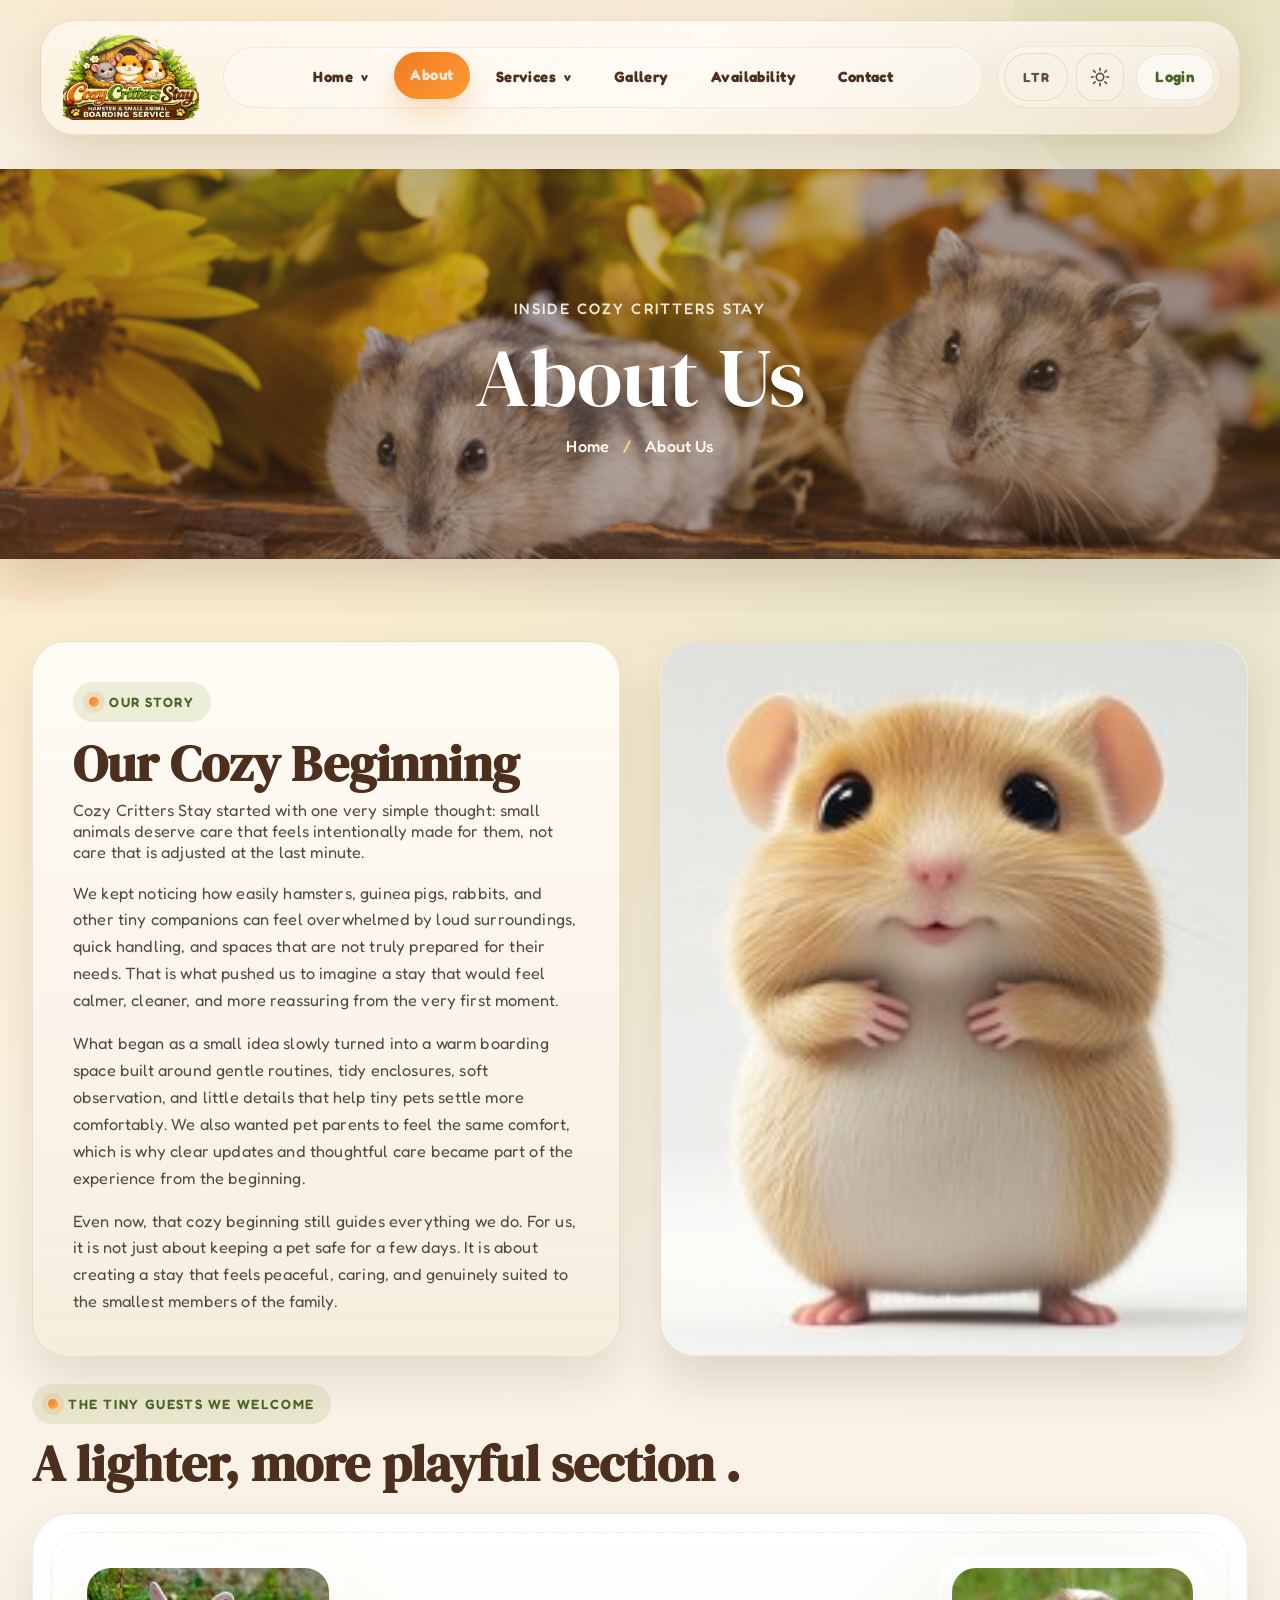
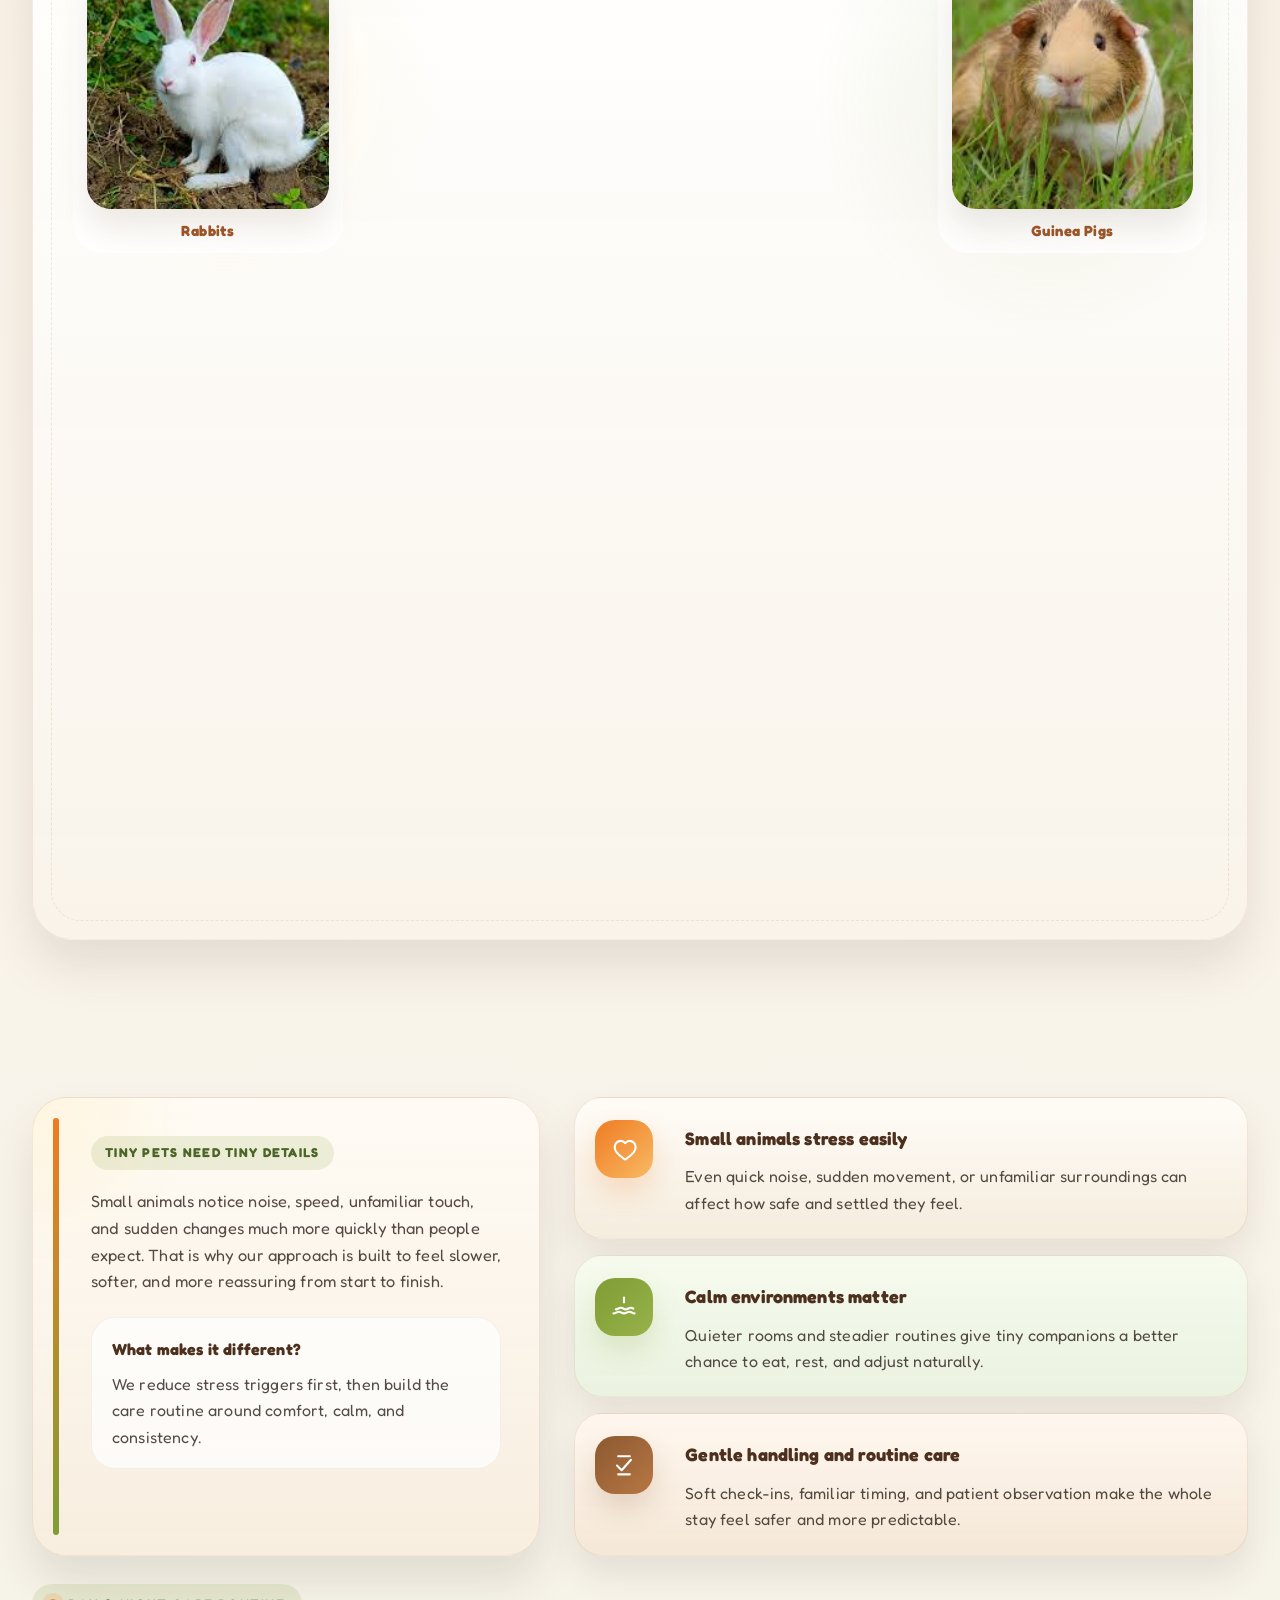
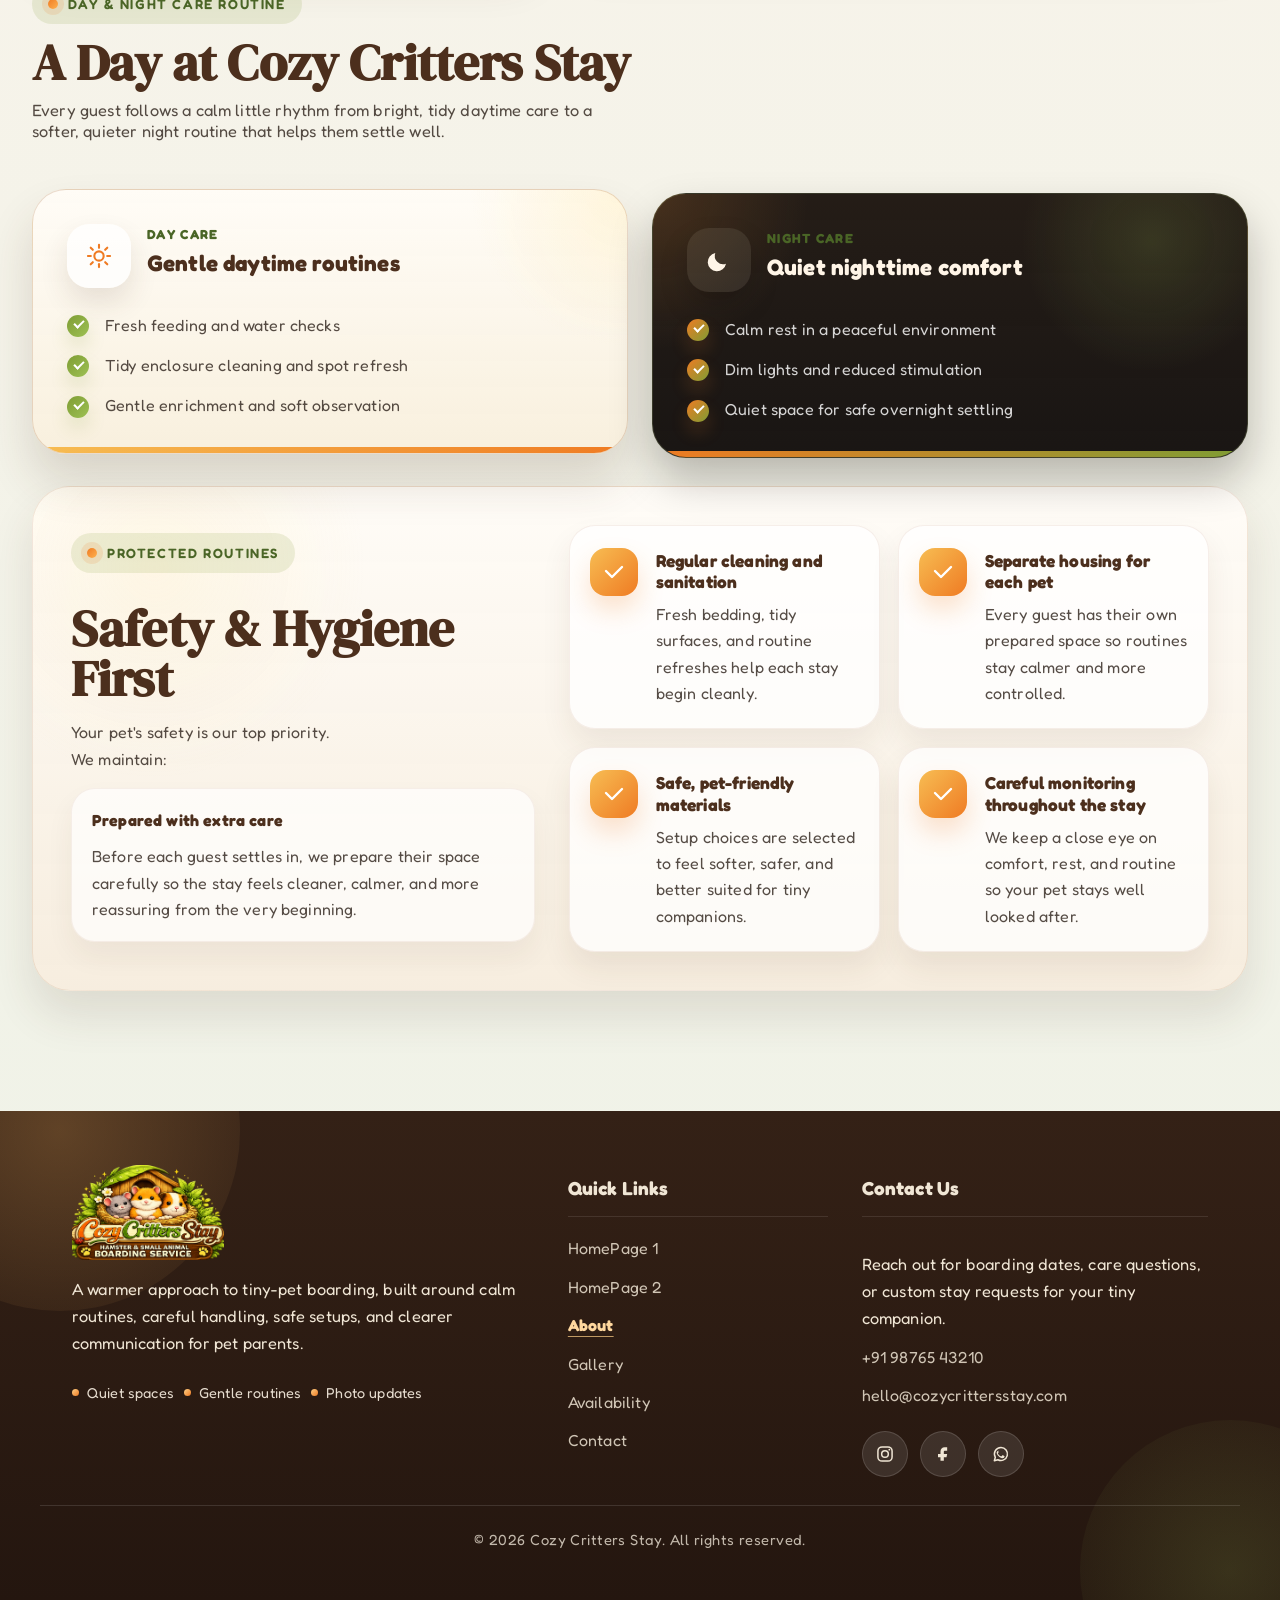
<file: about.html>
﻿<!DOCTYPE html>
<html lang="en" dir="ltr">
<head>
  <meta charset="UTF-8">
  <meta name="viewport" content="width=device-width, initial-scale=1.0">
  <title>Cozy Critters Stay | About Us</title>
  <meta
    name="description"
    content="Learn the story, care philosophy, routines, and gentle standards behind Cozy Critters Stay for hamsters and small animals."
  >
  <link rel="preconnect" href="https://fonts.googleapis.com">
  <link rel="preconnect" href="https://fonts.gstatic.com" crossorigin>
  <link
    href="https://fonts.googleapis.com/css2?family=Fredoka:wght@400;500;600;700&family=DM+Serif+Display:ital@0;1&display=swap"
    rel="stylesheet"
  >
  <script src="js/mode-bootstrap.js"></script>
  <link rel="stylesheet" href="css/style.css?v=20260508-rtl-green-lock">
  <link rel="icon" type="image/png" href="image/logo.png">
  <link rel="apple-touch-icon" href="image/logo.png">
</head>
<body class="about-page">
  <header class="hero-shell about-shell" id="about-top">
    <nav class="navbar">
      <a class="brand" href="index.html" aria-label="Cozy Critters Stay home">
        <span class="brand-mark">
          <img src="image/logo.png" alt="Cozy Critters Stay logo">
        </span>
        <span class="brand-copy"></span>
      </a>

      <input type="checkbox" id="menu-toggle" class="menu-toggle">
      <label for="menu-toggle" class="menu-button" aria-label="Open navigation menu">
        <span></span>
        <span></span>
        <span></span>
      </label>

      <div class="nav-links">
        <div class="nav-main">
          <details class="nav-dropdown">
            <summary>Home</summary>
            <div class="dropdown-menu">
              <a href="index.html">HomePage 1</a>
              <a href="home-2.html">HomePage 2</a>
            </div>
          </details>

          <a href="about.html" class="active" aria-current="page">About</a>
          <details class="nav-dropdown">
            <summary>Services</summary>
            <div class="dropdown-menu">
              <a href="suites.html">Suites</a>
              <a href="boarding-services.html#boarding-services">Boarding Services</a>
              <a href="daily-care.html">Daily Care</a>
              <a href="feeding-cleaning.html">Feeding &amp; Cleaning</a>
            </div>
          </details>
          <a href="gallery.html">Gallery</a>
          <a href="avalabilty.html">Availability</a>
          <a href="contact.html">Contact</a>
        </div>

        <div class="nav-tools">
          <div class="nav-preferences" aria-label="Display settings">
            <button class="nav-mode-button" type="button" data-mode-toggle="dir" aria-pressed="false">
              <span class="nav-mode-icon nav-mode-icon--default" aria-hidden="true">
                <svg viewBox="0 0 24 24" focusable="false">
                  <path d="M4 7h10"></path>
                  <path d="M4 12h7"></path>
                  <path d="M4 17h14"></path>
                  <path d="M17 5l3 2-3 2"></path>
                </svg>
              </span>
              <span class="nav-mode-icon nav-mode-icon--active" aria-hidden="true">
                <svg viewBox="0 0 24 24" focusable="false">
                  <path d="M10 6h10"></path>
                  <path d="M7 12h13"></path>
                  <path d="M13 18h7"></path>
                  <path d="M9 4L4 8l5 4"></path>
                </svg>
              </span>
              <span class="sr-only nav-mode-value">LTR</span>
            </button>
            <button class="nav-mode-button" type="button" data-mode-toggle="theme" aria-pressed="false">
              <span class="nav-mode-icon nav-mode-icon--default" aria-hidden="true">
                <svg viewBox="0 0 24 24" focusable="false">
                  <circle cx="12" cy="12" r="4"></circle>
                  <path d="M12 2.5v2.5"></path>
                  <path d="M12 19v2.5"></path>
                  <path d="M4.9 4.9l1.8 1.8"></path>
                  <path d="M17.3 17.3l1.8 1.8"></path>
                  <path d="M2.5 12H5"></path>
                  <path d="M19 12h2.5"></path>
                  <path d="M4.9 19.1l1.8-1.8"></path>
                  <path d="M17.3 6.7l1.8-1.8"></path>
                </svg>
              </span>
              <span class="nav-mode-icon nav-mode-icon--active" aria-hidden="true">
                <svg viewBox="0 0 24 24" focusable="false">
                  <path fill="currentColor" stroke="none" d="M18 15.2A7.2 7.2 0 0 1 8.8 6a7.9 7.9 0 1 0 9.2 9.2Z"></path>
                </svg>
              </span>
              <span class="sr-only nav-mode-value">Light</span>
            </button>
          </div>
          <div class="nav-cta">
            <a class="nav-pill nav-login" href="login.html">Login</a>
          </div>
        </div>
      </div>
    </nav>

    <section class="about-page-banner" aria-label="About page banner">
      <div class="about-page-banner__content" data-reveal="up">
        <span class="about-page-banner__kicker">Inside Cozy Critters Stay</span>
        <h1>About Us</h1>
        <div class="about-page-banner__crumbs" aria-label="Breadcrumb">
          <a href="index.html">Home</a>
          <span>/</span>
          <strong>About Us</strong>
        </div>
      </div>
    </section>
  </header>

  <main class="home-main about-main">
    <section class="about-story-feature section-shell" id="our-story">
      <div class="about-story-feature__copy" data-reveal="right">
        <span class="section-eyebrow">Our Story</span>
        <h2>Our Cozy Beginning</h2>
        <p>
          Cozy Critters Stay started with one very simple thought: small animals deserve care that feels
          intentionally made for them, not care that is adjusted at the last minute.
        </p>
        <p>
          We kept noticing how easily hamsters, guinea pigs, rabbits, and other tiny companions can feel
          overwhelmed by loud surroundings, quick handling, and spaces that are not truly prepared for their needs.
          That is what pushed us to imagine a stay that would feel calmer, cleaner, and more reassuring from the
          very first moment.
        </p>
        <p>
          What began as a small idea slowly turned into a warm boarding space built around gentle routines,
          tidy enclosures, soft observation, and little details that help tiny pets settle more comfortably.
          We also wanted pet parents to feel the same comfort, which is why clear updates and thoughtful care
          became part of the experience from the beginning.
        </p>
        <p>
          Even now, that cozy beginning still guides everything we do. For us, it is not just about keeping
          a pet safe for a few days. It is about creating a stay that feels peaceful, caring, and genuinely
          suited to the smallest members of the family.
        </p>
      </div>

      <figure class="about-story-feature__visual" data-reveal="left">
        <img src="image/f1.jpg" alt="Cute hamster enjoying a calm snack">
      </figure>
    </section>

    <section class="about-pet-canvas section-shell" id="who-we-welcome">
      <div class="about-pet-canvas__head" data-reveal="up">
        <span class="section-eyebrow">The Tiny Guests We Welcome</span>
        <h2>A lighter, more playful section .</h2>
      </div>

      <div class="about-pet-canvas__stage">
        <article class="about-pet-float about-pet-float--rabbit" data-reveal="right">
          <img src="image/b7.jpg" alt="White rabbit resting comfortably">
          <p>Rabbits</p>
        </article>

        <article class="about-pet-float about-pet-float--guinea" data-reveal="left" style="--reveal-delay: 0.05s;">
          <img src="image/b6.jpg" alt="Guinea pig sitting in soft grass">
          <p>Guinea Pigs</p>
        </article>

        <div class="about-pet-canvas__story" data-reveal="up" style="--reveal-delay: 0.08s;">
          <p>
            At Cozy Critters Stay, we focus on calm, clean, and reassuring care for the tiny companions
            families trust us with. Our boarding spaces are prepared with fresh bedding, tidy feeding zones,
            gentle routines, and a quieter atmosphere that helps little guests settle more comfortably.
          </p>
          <p>
            We understand that small animals can be sensitive to sudden noise, fast handling, and unfamiliar
            surroundings. That is why every stay is planned with patience, observation, and the little details
            that make their environment feel softer, safer, and more thoughtfully prepared.
          </p>
          <p>
            From playful hamsters to gentle rabbits and delicate pocket pets, our goal is always the same:
            give each guest a stay that feels peaceful for them and reassuring for their owners.
          </p>
        </div>

        <article class="about-pet-float about-pet-float--tiny" data-reveal="right" style="--reveal-delay: 0.12s;">
          <img src="image/b8.jpg" alt="Very small companion animals in a collage">
          <p>Tiny Companions</p>
        </article>

        <article class="about-pet-float about-pet-float--sleepy" data-reveal="left" style="--reveal-delay: 0.16s;">
          <img src="image/b4.png" alt="Hamster resting in a cozy woven hideout">
          <p>Quiet Rest Spaces</p>
        </article>

        <article class="about-pet-strip" data-reveal="up" style="--reveal-delay: 0.2s;">
          <img src="image/g1.jpg" alt="A group of cozy hamster care moments">
          <p>Hamsters</p>
        </article>
      </div>
    </section>

    <section class="about-difference-studio section-shell" id="why-different">
      <div class="about-difference-studio__intro" data-reveal="up">
        <span class="section-eyebrow">Why Small Animals Need Special Care</span>
        <h2>Why We&apos;re Different</h2>
      </div>

      <div class="about-difference-studio__layout">
        <article class="about-difference-lead" data-reveal="right">
          <span class="about-difference-lead__tag">Tiny pets need tiny details</span>
          <p>
            Small animals notice noise, speed, unfamiliar touch, and sudden changes much more quickly than people expect.
            That is why our approach is built to feel slower, softer, and more reassuring from start to finish.
          </p>
          <div class="about-difference-lead__note">
            <strong>What makes it different?</strong>
            <span>We reduce stress triggers first, then build the care routine around comfort, calm, and consistency.</span>
          </div>
        </article>

        <div class="about-difference-stack">
          <article class="about-difference-row" data-reveal="left">
            <span class="about-difference-row__icon" aria-hidden="true">
              <svg viewBox="0 0 24 24" focusable="false">
                <path d="M4 10.5C4 7.5 6.3 5 9.2 5c1.6 0 2.9.7 3.8 1.9C13.9 5.7 15.3 5 16.8 5 19.7 5 22 7.5 22 10.5c0 5.2-6.5 8.8-9 10.5-2.5-1.7-9-5.3-9-10.5Z"></path>
              </svg>
            </span>
            <div>
              <h3>Small animals stress easily</h3>
              <p>Even quick noise, sudden movement, or unfamiliar surroundings can affect how safe and settled they feel.</p>
            </div>
          </article>

          <article class="about-difference-row" data-reveal="left" style="--reveal-delay: 0.08s;">
            <span class="about-difference-row__icon" aria-hidden="true">
              <svg viewBox="0 0 24 24" focusable="false">
                <path d="M5 14c1.8 0 2.5-1.4 4.3-1.4 1.7 0 2.5 1.4 4.2 1.4 1.8 0 2.6-1.4 4.3-1.4 1 0 1.7.4 2.2.8"></path>
                <path d="M3 17.5c1.9 0 2.7-1.4 4.5-1.4 1.9 0 2.7 1.4 4.5 1.4s2.6-1.4 4.5-1.4 2.7 1.4 4.5 1.4"></path>
                <path d="M12 4v4"></path>
              </svg>
            </span>
            <div>
              <h3>Calm environments matter</h3>
              <p>Quieter rooms and steadier routines give tiny companions a better chance to eat, rest, and adjust naturally.</p>
            </div>
          </article>

          <article class="about-difference-row" data-reveal="left" style="--reveal-delay: 0.16s;">
            <span class="about-difference-row__icon" aria-hidden="true">
              <svg viewBox="0 0 24 24" focusable="false">
                <path d="M6 12.5 10 16.5 18 7.5"></path>
                <path d="M7 4.5h10"></path>
                <path d="M7 20h10"></path>
              </svg>
            </span>
            <div>
              <h3>Gentle handling and routine care</h3>
              <p>Soft check-ins, familiar timing, and patient observation make the whole stay feel safer and more predictable.</p>
            </div>
          </article>
        </div>
      </div>
    </section>

    <section class="about-care-routine section-shell" id="care-routine">
      <div class="about-care-routine__head section-heading" data-reveal="up">
        <span class="section-eyebrow">Day &amp; Night Care Routine</span>
        <h2>A Day at Cozy Critters Stay</h2>
        <p>
          Every guest follows a calm little rhythm from bright, tidy daytime care to a softer,
          quieter night routine that helps them settle well.
        </p>
      </div>

      <div class="about-care-routine__split" data-care-cycle>
        <article class="care-split-card care-split-card--day is-active" data-care-card tabindex="0" data-reveal="right">
          <div class="care-split-card__top">
            <span class="care-split-card__icon" aria-hidden="true">
              <svg viewBox="0 0 24 24" focusable="false">
                <circle cx="12" cy="12" r="4"></circle>
                <path d="M12 2.5v2.5"></path>
                <path d="M12 19v2.5"></path>
                <path d="M4.9 4.9l1.8 1.8"></path>
                <path d="M17.3 17.3l1.8 1.8"></path>
                <path d="M2.5 12H5"></path>
                <path d="M19 12h2.5"></path>
                <path d="M4.9 19.1l1.8-1.8"></path>
                <path d="M17.3 6.7l1.8-1.8"></path>
              </svg>
            </span>
            <div>
              <p class="care-split-card__eyebrow">Day Care</p>
              <h3>Gentle daytime routines</h3>
            </div>
          </div>

          <ul class="care-split-card__list">
            <li>Fresh feeding and water checks</li>
            <li>Tidy enclosure cleaning and spot refresh</li>
            <li>Gentle enrichment and soft observation</li>
          </ul>
        </article>

        <article class="care-split-card care-split-card--night" data-care-card tabindex="0" data-reveal="left" style="--reveal-delay: 0.08s;">
          <div class="care-split-card__top">
            <span class="care-split-card__icon" aria-hidden="true">
              <svg viewBox="0 0 24 24" focusable="false">
                <path d="M18 15.2A7.2 7.2 0 0 1 8.8 6a7.9 7.9 0 1 0 9.2 9.2Z"></path>
              </svg>
            </span>
            <div>
              <p class="care-split-card__eyebrow">Night Care</p>
              <h3>Quiet nighttime comfort</h3>
            </div>
          </div>

          <ul class="care-split-card__list">
            <li>Calm rest in a peaceful environment</li>
            <li>Dim lights and reduced stimulation</li>
            <li>Quiet space for safe overnight settling</li>
          </ul>
        </article>
      </div>
    </section>

    <section class="about-safety-priority section-shell" id="safety-first">
      <div class="about-safety-priority__panel">
        <div class="about-safety-priority__copy" data-reveal="right">
          <span class="section-eyebrow">Protected routines</span>
          <h2>Safety &amp; Hygiene First</h2>
          <p>Your pet's safety is our top priority. We maintain:</p>

          <div class="about-safety-priority__story">
            <strong>Prepared with extra care</strong>
            <p>
              Before each guest settles in, we prepare their space carefully so the stay feels
              cleaner, calmer, and more reassuring from the very beginning.
            </p>
          </div>

          
        </div>

        <div class="about-safety-priority__checks">
          <article class="safety-check-card" data-reveal="left">
            <span class="safety-check-card__icon" aria-hidden="true">
              <svg viewBox="0 0 24 24" focusable="false">
                <path d="M20 7 10 17l-6-6"></path>
              </svg>
            </span>
            <div>
              <h3>Regular cleaning and sanitation</h3>
              <p>Fresh bedding, tidy surfaces, and routine refreshes help each stay begin cleanly.</p>
            </div>
          </article>

          <article class="safety-check-card" data-reveal="left" style="--reveal-delay: 0.08s;">
            <span class="safety-check-card__icon" aria-hidden="true">
              <svg viewBox="0 0 24 24" focusable="false">
                <path d="M20 7 10 17l-6-6"></path>
              </svg>
            </span>
            <div>
              <h3>Separate housing for each pet</h3>
              <p>Every guest has their own prepared space so routines stay calmer and more controlled.</p>
            </div>
          </article>

          <article class="safety-check-card" data-reveal="left" style="--reveal-delay: 0.16s;">
            <span class="safety-check-card__icon" aria-hidden="true">
              <svg viewBox="0 0 24 24" focusable="false">
                <path d="M20 7 10 17l-6-6"></path>
              </svg>
            </span>
            <div>
              <h3>Safe, pet-friendly materials</h3>
              <p>Setup choices are selected to feel softer, safer, and better suited for tiny companions.</p>
            </div>
          </article>

          <article class="safety-check-card" data-reveal="left" style="--reveal-delay: 0.24s;">
            <span class="safety-check-card__icon" aria-hidden="true">
              <svg viewBox="0 0 24 24" focusable="false">
                <path d="M20 7 10 17l-6-6"></path>
              </svg>
            </span>
            <div>
              <h3>Careful monitoring throughout the stay</h3>
              <p>We keep a close eye on comfort, rest, and routine so your pet stays well looked after.</p>
            </div>
          </article>
        </div>
      </div>
    </section>
  </main>

  <footer class="site-footer" id="contact">
    <div class="footer-shell">
      <div class="footer-branding" data-reveal="up">
        <a class="footer-brand-head" href="index.html" aria-label="Go to home">
          <img src="image/logo.png" alt="Cozy Critters Stay logo">
          <div>
          
          </div>
        </a>
        <p>
          A warmer approach to tiny-pet boarding, built around calm routines, careful handling,
          safe setups, and clearer communication for pet parents.
        </p>
        <div class="footer-badges" aria-label="Service highlights">
          <span>Quiet spaces</span>
          <span>Gentle routines</span>
          <span>Photo updates</span>
        </div>
      </div>

      <div class="footer-links footer-quick" data-reveal="up" style="--reveal-delay: 0.08s;">
        <h3>Quick Links</h3>
        <a href="index.html">HomePage 1</a>
        <a href="home-2.html">HomePage 2</a>
        <a href="about.html" class="active" aria-current="page">About</a>
        <a href="gallery.html">Gallery</a>
        <a href="avalabilty.html">Availability</a>
        <a href="contact.html">Contact</a>
      </div>

      <div class="footer-links footer-contact" data-reveal="up" style="--reveal-delay: 0.16s;">
        <h3>Contact Us</h3>
        <p>Reach out for boarding dates, care questions, or custom stay requests for your tiny companion.</p>
        <a href="tel:+919876543210">+91 98765 43210</a>
        <a href="mailto:hello@cozycrittersstay.com">hello@cozycrittersstay.com</a>
        <div class="footer-socials" aria-label="Social media links">
          <a href="#" aria-label="Instagram">
            <svg viewBox="0 0 24 24" aria-hidden="true" focusable="false">
              <rect x="3.5" y="3.5" width="17" height="17" rx="5"></rect>
              <circle cx="12" cy="12" r="4"></circle>
              <circle cx="17.2" cy="6.8" r="1.1" fill="currentColor" stroke="none"></circle>
            </svg>
          </a>
          <a href="#" aria-label="Facebook">
            <svg viewBox="0 0 24 24" aria-hidden="true" focusable="false">
              <path fill="currentColor" stroke="none" d="M14 8h3V4h-3c-3 0-5 2-5 5v3H6v4h3v4h4v-4h3.2l.8-4H13V9c0-.7.3-1 1-1Z"></path>
            </svg>
          </a>
          <a href="#" aria-label="WhatsApp">
            <svg viewBox="0 0 24 24" aria-hidden="true" focusable="false">
              <path d="M12 4.2a7.8 7.8 0 0 0-6.8 11.7L4 20l4.3-1.1A7.8 7.8 0 1 0 12 4.2Z"></path>
              <path fill="currentColor" stroke="none" d="M9.4 8.7c-.2-.4-.4-.4-.6-.4h-.5c-.2 0-.5.1-.7.4-.2.3-.8.8-.8 1.9 0 1.1.8 2.2.9 2.3.1.1 1.6 2.6 4 3.5 2 .8 2.4.6 2.9.5.4-.1 1.3-.6 1.5-1.2.2-.6.2-1.1.1-1.2-.1-.1-.3-.2-.7-.4-.4-.2-1.3-.6-1.5-.6-.2-.1-.4-.1-.6.2-.2.3-.7.9-.8 1-.2.2-.3.2-.6.1-.3-.2-1.2-.4-2.2-1.4-.8-.7-1.3-1.6-1.5-1.9-.2-.3 0-.4.1-.6.1-.1.2-.3.4-.4.1-.2.2-.3.3-.5.1-.2 0-.4 0-.6-.1-.1-.6-1.4-.8-1.9Z"></path>
            </svg>
          </a>
        </div>
      </div>
    </div>

    <div class="footer-bottom">
      <p>&copy; 2026 Cozy Critters Stay. All rights reserved.</p>
    </div>
  </footer>

  <script src="js/header-modes.js?v=20260508-responsive-lock"></script>
</body>
</html>
</file>
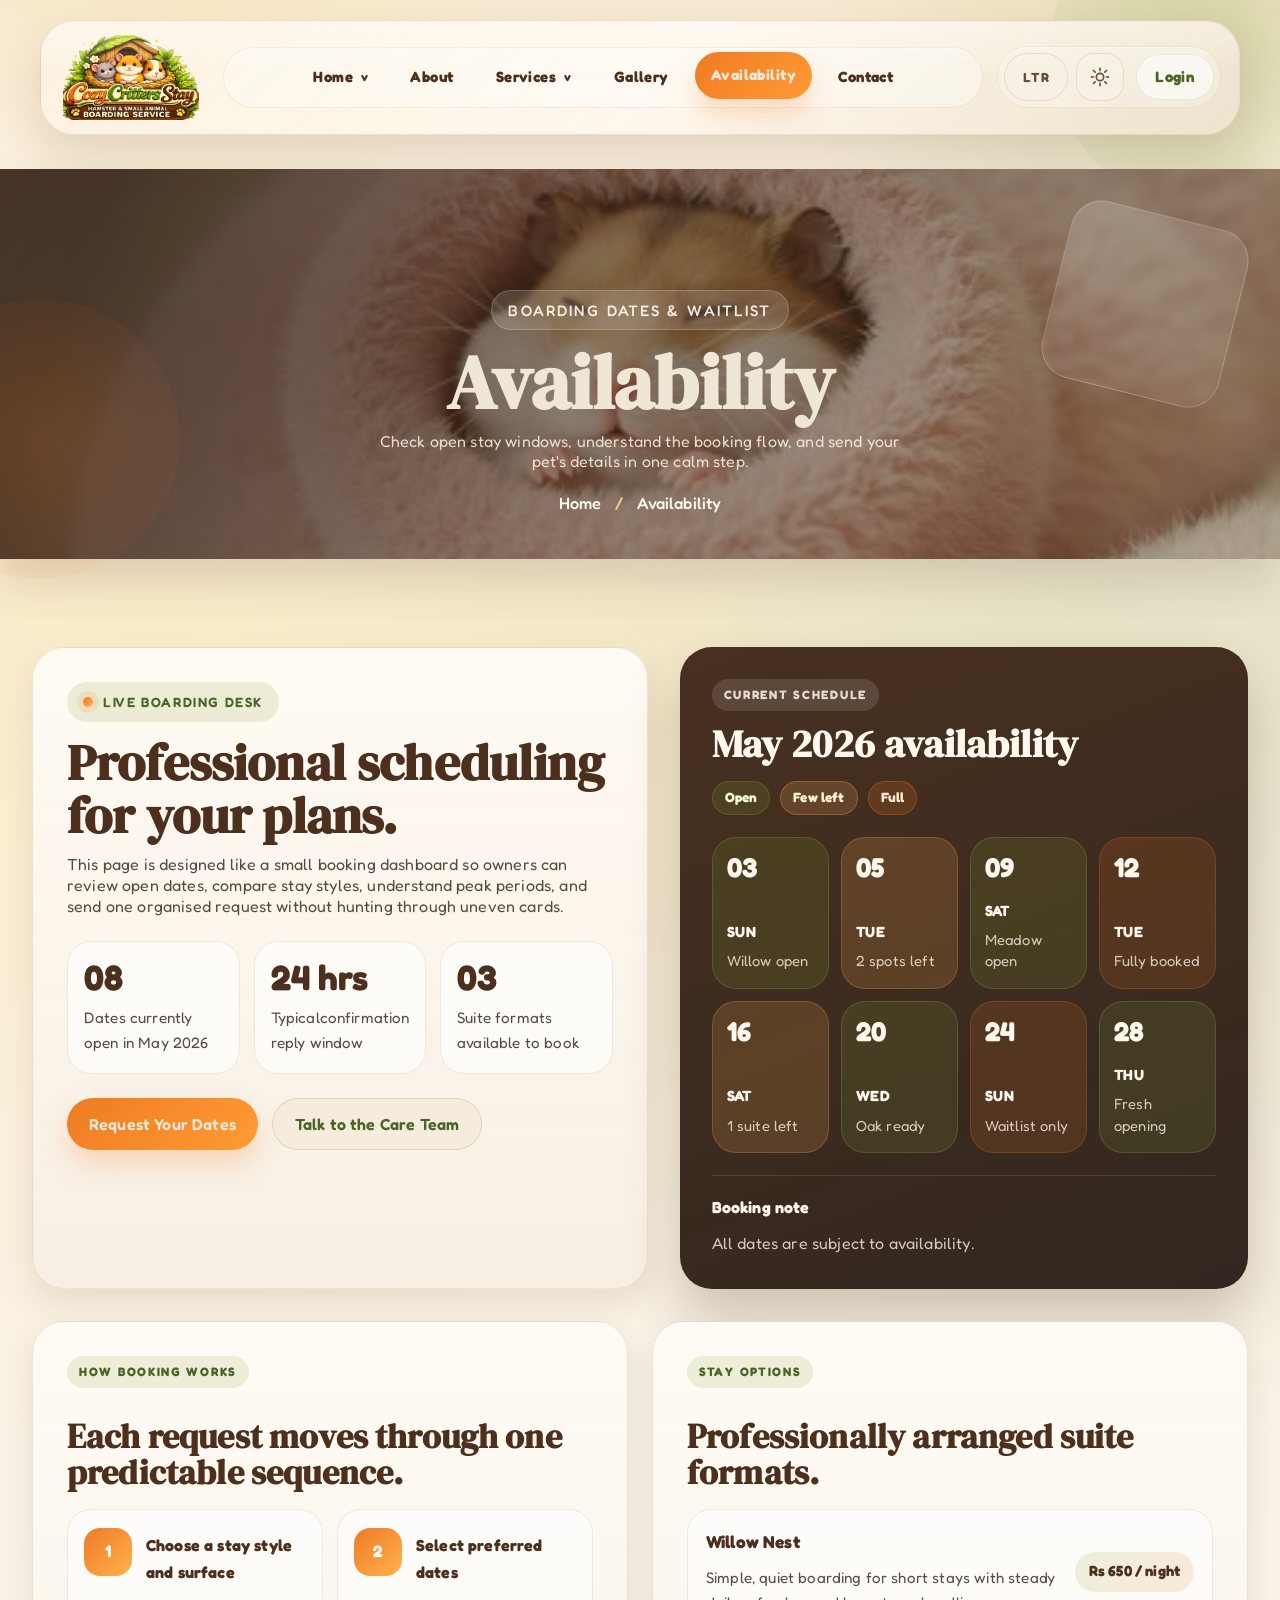
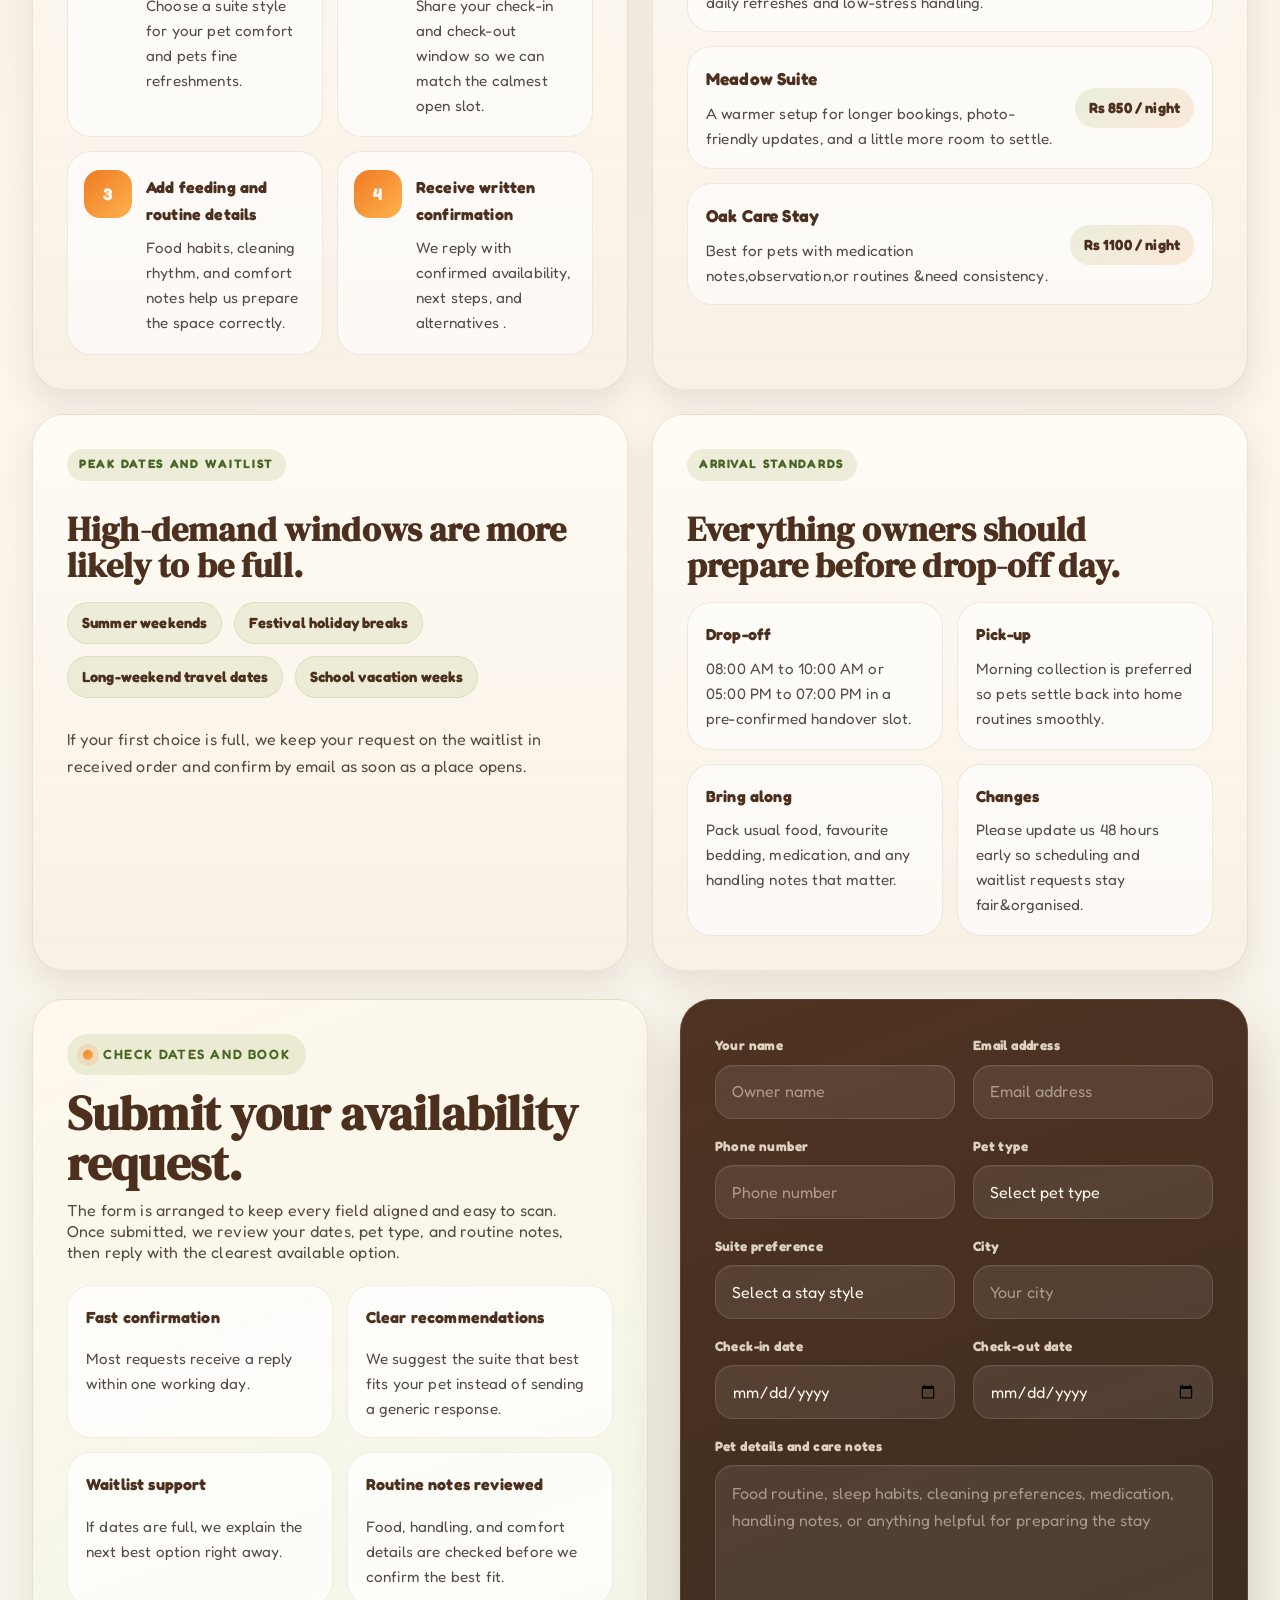
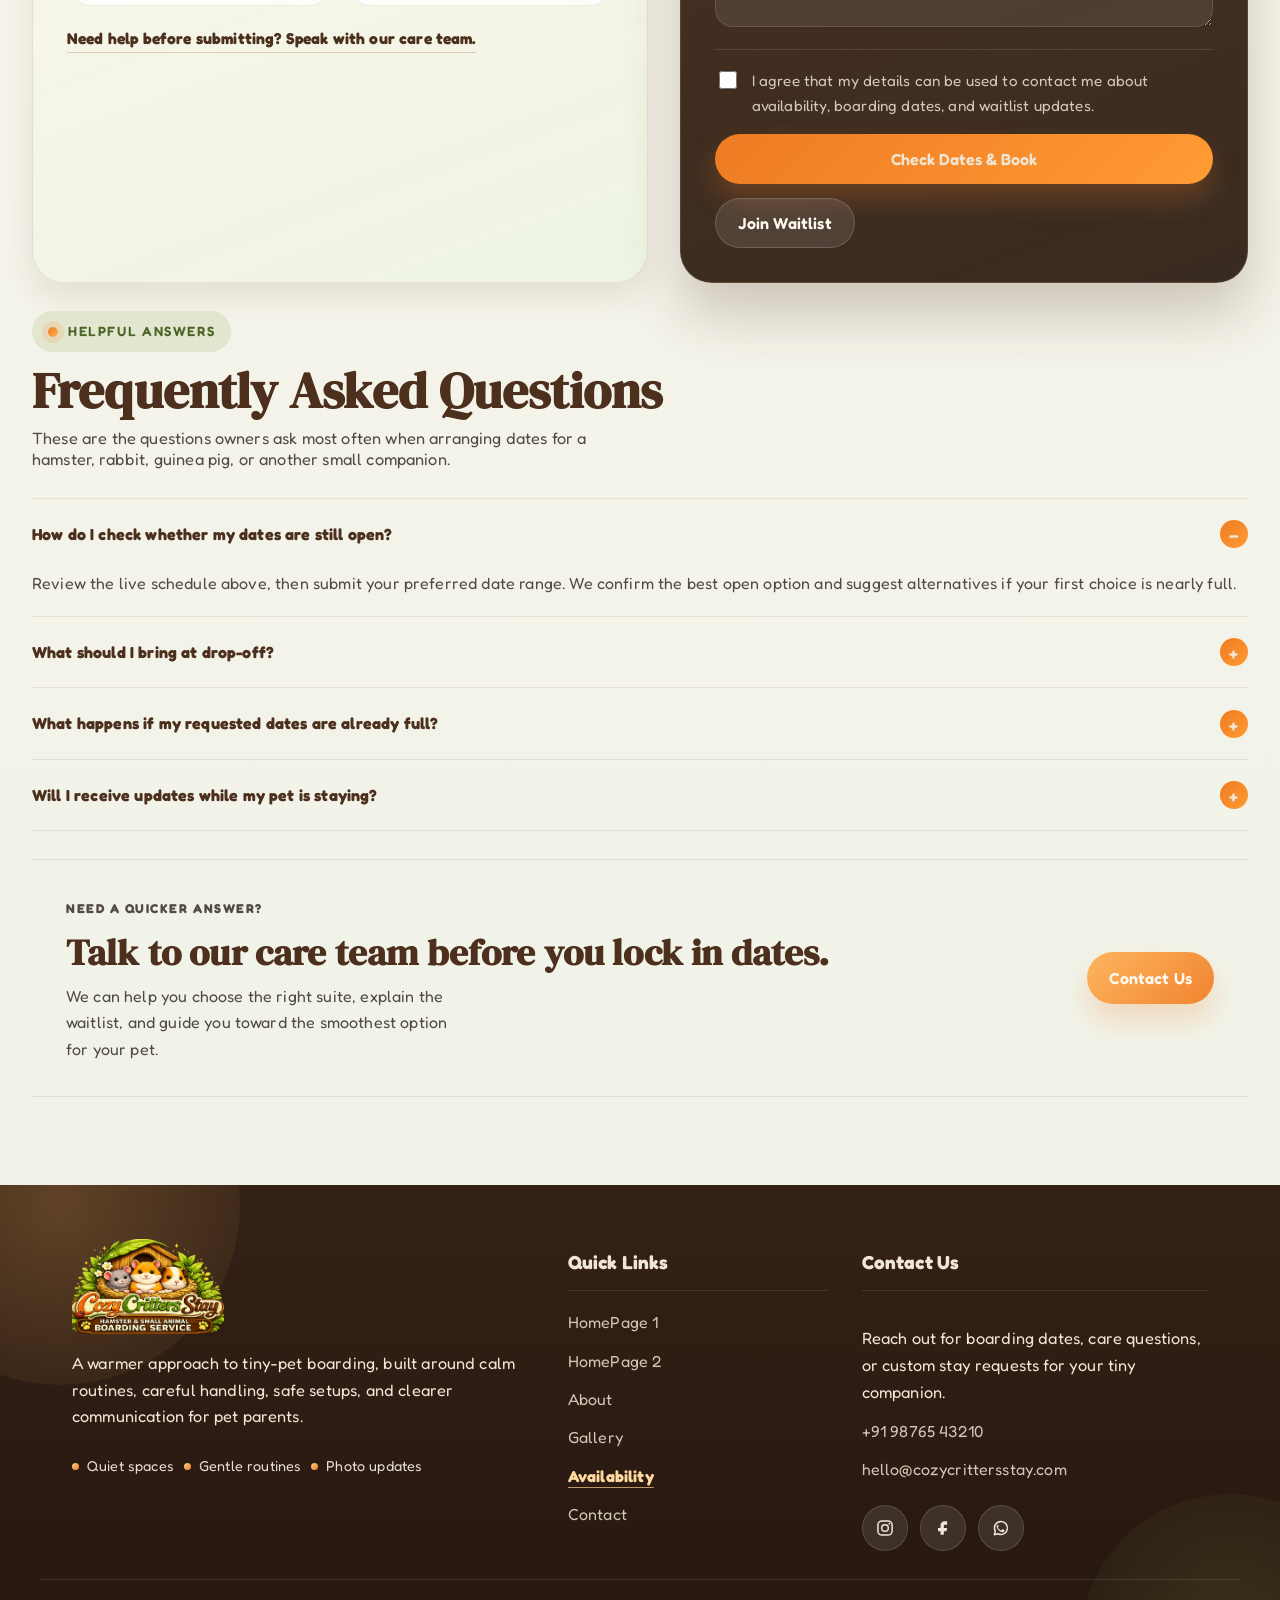
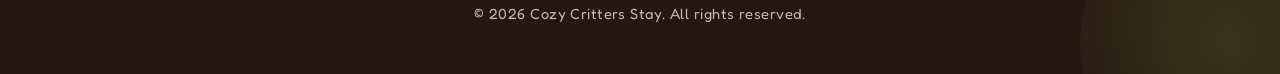
<file: avalabilty.html>
﻿<!DOCTYPE html>
<html lang="en" dir="ltr">
<head>
  <meta charset="UTF-8">
  <meta name="viewport" content="width=device-width, initial-scale=1.0">
  <title>Cozy Critters Stay | Availability</title>
  <meta
    name="description"
    content="Check boarding availability, view open dates, read booking steps, and send a stay request for your small pet."
  >
  <link rel="preconnect" href="https://fonts.googleapis.com">
  <link rel="preconnect" href="https://fonts.gstatic.com" crossorigin>
  <link
    href="https://fonts.googleapis.com/css2?family=Fredoka:wght@400;500;600;700&family=DM+Serif+Display:ital@0;1&display=swap"
    rel="stylesheet"
  >
  <script src="js/mode-bootstrap.js"></script>
  <link rel="stylesheet" href="css/style.css?v=20260508-rtl-green-lock">
  <link rel="icon" type="image/png" href="image/logo.png">
  <link rel="apple-touch-icon" href="image/logo.png">
</head>
<body class="availability-page home-two-page">
  <header class="hero-shell availability-shell" id="availability-top">
    <nav class="navbar">
      <a class="brand" href="index.html" aria-label="Cozy Critters Stay home">
        <span class="brand-mark">
          <img src="image/logo.png" alt="Cozy Critters Stay logo">
        </span>
        <span class="brand-copy"></span>
      </a>

      <input type="checkbox" id="menu-toggle" class="menu-toggle">
      <label for="menu-toggle" class="menu-button" aria-label="Open navigation menu">
        <span></span>
        <span></span>
        <span></span>
      </label>

      <div class="nav-links">
        <div class="nav-main">
          <details class="nav-dropdown">
            <summary>Home</summary>
            <div class="dropdown-menu">
              <a href="index.html">HomePage 1</a>
              <a href="home-2.html">HomePage 2</a>
            </div>
          </details>

          <a href="about.html">About</a>
          <details class="nav-dropdown">
            <summary>Services</summary>
            <div class="dropdown-menu">
              <a href="suites.html">Suites</a>
              <a href="boarding-services.html#boarding-services">Boarding Services</a>
              <a href="daily-care.html">Daily Care</a>
              <a href="feeding-cleaning.html">Feeding &amp; Cleaning</a>
            </div>
          </details>
          <a href="gallery.html">Gallery</a>
          <a href="avalabilty.html" class="active" aria-current="page">Availability</a>
          <a href="contact.html">Contact</a>
        </div>

        <div class="nav-tools">
          <div class="nav-preferences" aria-label="Display settings">
            <button class="nav-mode-button" type="button" data-mode-toggle="dir" aria-pressed="false">
              <span class="nav-mode-icon nav-mode-icon--default" aria-hidden="true">
                <svg viewBox="0 0 24 24" focusable="false">
                  <path d="M4 7h10"></path>
                  <path d="M4 12h7"></path>
                  <path d="M4 17h14"></path>
                  <path d="M17 5l3 2-3 2"></path>
                </svg>
              </span>
              <span class="nav-mode-icon nav-mode-icon--active" aria-hidden="true">
                <svg viewBox="0 0 24 24" focusable="false">
                  <path d="M10 6h10"></path>
                  <path d="M7 12h13"></path>
                  <path d="M13 18h7"></path>
                  <path d="M9 4L4 8l5 4"></path>
                </svg>
              </span>
              <span class="sr-only nav-mode-value">LTR</span>
            </button>
            <button class="nav-mode-button" type="button" data-mode-toggle="theme" aria-pressed="false">
              <span class="nav-mode-icon nav-mode-icon--default" aria-hidden="true">
                <svg viewBox="0 0 24 24" focusable="false">
                  <circle cx="12" cy="12" r="4"></circle>
                  <path d="M12 2.5v2.5"></path>
                  <path d="M12 19v2.5"></path>
                  <path d="M4.9 4.9l1.8 1.8"></path>
                  <path d="M17.3 17.3l1.8 1.8"></path>
                  <path d="M2.5 12H5"></path>
                  <path d="M19 12h2.5"></path>
                  <path d="M4.9 19.1l1.8-1.8"></path>
                  <path d="M17.3 6.7l1.8-1.8"></path>
                </svg>
              </span>
              <span class="nav-mode-icon nav-mode-icon--active" aria-hidden="true">
                <svg viewBox="0 0 24 24" focusable="false">
                  <path fill="currentColor" stroke="none" d="M18 15.2A7.2 7.2 0 0 1 8.8 6a7.9 7.9 0 1 0 9.2 9.2Z"></path>
                </svg>
              </span>
              <span class="sr-only nav-mode-value">Light</span>
            </button>
          </div>
          <div class="nav-cta">
            <a class="nav-pill nav-login" href="login.html">Login</a>
          </div>
        </div>
      </div>
    </nav>

    <section class="availability-page-banner" aria-label="Availability page banner">
      <div class="availability-page-banner__content" data-reveal="up">
        <span class="availability-page-banner__kicker">Boarding Dates &amp; Waitlist</span>
        <h1>Availability</h1>
        <p>Check open stay windows, understand the booking flow, and send your pet's details in one calm step.</p>
        <div class="availability-page-banner__crumbs" aria-label="Breadcrumb">
          <a href="index.html">Home</a>
          <span>/</span>
          <strong>Availability</strong>
        </div>
      </div>
    </section>
  </header>

  <main class="home-main availability-main">
    <section class="availability-overview section-shell" id="availability">
      <div class="availability-overview-grid">
        <div class="availability-overview-copy" data-reveal="up">
          <span class="section-eyebrow">Live Boarding Desk</span>
          <h2>Professional scheduling for your plans.</h2>
          <p>
            This page is designed like a small booking dashboard so owners can review open dates, compare stay styles,
            understand peak periods, and send one organised request without hunting through uneven cards.
          </p>

          <div class="availability-metrics" aria-label="Availability overview">
            <article class="availability-metric">
              <strong>08</strong>
              <span>Dates currently open in May 2026</span>
            </article>
            <article class="availability-metric">
              <strong>24 hrs</strong>
              <span>Typicalconfirmation reply window</span>
            </article>
            <article class="availability-metric">
              <strong>03</strong>
              <span>Suite formats available to book</span>
            </article>
          </div>

          <div class="availability-overview-actions">
            <a class="button primary" href="#booking-request">Request Your Dates</a>
            <a class="button secondary" href="contact.html">Talk to the Care Team</a>
          </div>
        </div>

        <aside class="availability-board" data-reveal="up" style="--reveal-delay: 0.06s;" aria-label="Current stay schedule">
          <div class="availability-board-head">
            <div>
              <span class="availability-panel-kicker">Current schedule</span>
              <h3>May 2026 availability</h3>
            </div>
            <div class="availability-board-legend" aria-label="Date legend">
              <span class="availability-chip availability-chip--open">Open</span>
              <span class="availability-chip availability-chip--limited">Few left</span>
              <span class="availability-chip availability-chip--full">Full</span>
            </div>
          </div>

          <div class="availability-board-days" role="list">
            <article class="availability-board-day availability-board-day--open" role="listitem">
              <span class="availability-board-date">03</span>
              <div>
                <strong>Sun</strong>
                <small>Willow open</small>
              </div>
            </article>
            <article class="availability-board-day availability-board-day--limited" role="listitem">
              <span class="availability-board-date">05</span>
              <div>
                <strong>Tue</strong>
                <small>2 spots left</small>
              </div>
            </article>
            <article class="availability-board-day availability-board-day--open" role="listitem">
              <span class="availability-board-date">09</span>
              <div>
                <strong>Sat</strong>
                <small>Meadow open</small>
              </div>
            </article>
            <article class="availability-board-day availability-board-day--full" role="listitem">
              <span class="availability-board-date">12</span>
              <div>
                <strong>Tue</strong>
                <small>Fully booked</small>
              </div>
            </article>
            <article class="availability-board-day availability-board-day--limited" role="listitem">
              <span class="availability-board-date">16</span>
              <div>
                <strong>Sat</strong>
                <small>1 suite left</small>
              </div>
            </article>
            <article class="availability-board-day availability-board-day--open" role="listitem">
              <span class="availability-board-date">20</span>
              <div>
                <strong>Wed</strong>
                <small>Oak ready</small>
              </div>
            </article>
            <article class="availability-board-day availability-board-day--full" role="listitem">
              <span class="availability-board-date">24</span>
              <div>
                <strong>Sun</strong>
                <small>Waitlist only</small>
              </div>
            </article>
            <article class="availability-board-day availability-board-day--open" role="listitem">
              <span class="availability-board-date">28</span>
              <div>
                <strong>Thu</strong>
                <small>Fresh opening</small>
              </div>
            </article>
          </div>

          <div class="availability-board-footer">
            <strong>Booking note</strong>
            <p>All dates are subject to availability.</p>
          </div>
        </aside>
      </div>

      <div class="availability-system-grid">
        <article class="availability-panel" data-reveal="up" style="--reveal-delay: 0.1s;">
          <span class="availability-panel-kicker">How booking works</span>
          <h3>Each request moves through one predictable sequence.</h3>
          <div class="availability-process-list">
            <article class="availability-process-step">
              <strong>1</strong>
              <div>
                <h4>Choose a stay style  and surface</h4>
                <p>Choose a suite style for your pet comfort and pets fine refreshments.</p>
              </div>
            </article>
            <article class="availability-process-step">
              <strong>2</strong>
              <div>
                <h4>Select preferred dates</h4>
                <p>Share your check-in and check-out window so we can match the calmest open slot.</p>
              </div>
            </article>
            <article class="availability-process-step">
              <strong>3</strong>
              <div>
                <h4>Add feeding and routine details</h4>
                <p>Food habits, cleaning rhythm, and comfort notes help us prepare the space correctly.</p>
              </div>
            </article>
            <article class="availability-process-step">
              <strong>4</strong>
              <div>
                <h4>Receive written confirmation</h4>
                <p>We reply with confirmed availability, next steps, and alternatives .</p>
              </div>
            </article>
          </div>
        </article>

        <article class="availability-panel" data-reveal="up" style="--reveal-delay: 0.14s;">
          <span class="availability-panel-kicker">Stay options</span>
          <h3>Professionally arranged suite formats.</h3>
          <div class="availability-suite-list">
            <article class="availability-suite-card">
              <div>
                <strong>Willow Nest</strong>
                <p>Simple, quiet boarding for short stays with steady daily refreshes and low-stress handling.</p>
              </div>
              <span>Rs 650 / night</span>
            </article>
            <article class="availability-suite-card">
              <div>
                <strong>Meadow Suite</strong>
                <p>A warmer setup for longer bookings, photo-friendly updates, and a little more room to settle.</p>
              </div>
              <span>Rs 850 / night</span>
            </article>
            <article class="availability-suite-card">
              <div>
                <strong>Oak Care Stay</strong>
                <p>Best for pets with medication notes,observation,or routines &need consistency.</p>
              </div>
              <span>Rs 1100 / night</span>
            </article>
          </div>
        </article>

        <article class="availability-panel" data-reveal="up" style="--reveal-delay: 0.18s;">
          <span class="availability-panel-kicker">Peak dates and waitlist</span>
          <h3>High-demand windows are more likely to be full.</h3>
          <ul class="availability-flag-list">
            <li>Summer weekends</li>
            <li>Festival holiday breaks</li>
            <li>Long-weekend travel dates</li>
            <li>School vacation weeks</li>
          </ul>
          <p class="availability-panel-note">
            If your first choice is full, we keep your request on the waitlist in received order and confirm by email as soon as a place opens.
          </p>
        </article>

        <article class="availability-panel" data-reveal="up" style="--reveal-delay: 0.22s;">
          <span class="availability-panel-kicker">Arrival standards</span>
          <h3>Everything owners should prepare before drop-off day.</h3>
          <div class="availability-note-stack">
            <article class="availability-note-card">
              <strong>Drop-off</strong>
              <p>08:00 AM to 10:00 AM or 05:00 PM to 07:00 PM in a pre-confirmed handover slot.</p>
            </article>
            <article class="availability-note-card">
              <strong>Pick-up</strong>
              <p>Morning collection is preferred so pets settle back into home routines smoothly.</p>
            </article>
            <article class="availability-note-card">
              <strong>Bring along</strong>
              <p>Pack usual food, favourite bedding, medication, and any handling notes that matter.</p>
            </article>
            <article class="availability-note-card">
              <strong>Changes</strong>
              <p>Please update us 48 hours early so scheduling and waitlist requests stay fair&organised.</p>
            </article>
          </div>
        </article>
      </div>
    </section>

    <section class="availability-booking-section section-shell" id="booking-request">
      <div class="availability-booking-shell">
        <div class="availability-booking-copy" data-reveal="up">
          <span class="section-eyebrow">Check Dates and Book</span>
          <h2>Submit your availability request.</h2>
          <p>
            The form is arranged to keep every field aligned and easy to scan. Once submitted, we review your dates,
            pet type, and routine notes, then reply with the clearest available option.
          </p>

          <div class="availability-booking-points">
            <article class="availability-booking-point">
              <strong>Fast confirmation</strong>
              <p>Most requests receive a reply within one working day.</p>
            </article>
            <article class="availability-booking-point">
              <strong>Clear recommendations</strong>
              <p>We suggest the suite that best fits your pet instead of sending a generic response.</p>
            </article>
            <article class="availability-booking-point">
              <strong>Waitlist support</strong>
              <p>If dates are full, we explain the next best option right away.</p>
            </article>
            <article class="availability-booking-point">
              <strong>Routine notes reviewed</strong>
              <p>Food, handling, and comfort details are checked before we confirm the best fit.</p>
            </article>
          </div>

          <a class="availability-booking-contact" href="contact.html">Need help before submitting? Speak with our care team.</a>
        </div>

        <form class="availability-booking-form" data-reveal="up" style="--reveal-delay: 0.06s;">
          <div class="availability-booking-grid">
            <label class="availability-booking-field">
              <span>Your name</span>
              <input type="text" name="owner_name" placeholder="Owner name">
            </label>

            <label class="availability-booking-field">
              <span>Email address</span>
              <input type="email" name="email" placeholder="Email address">
            </label>

            <label class="availability-booking-field">
              <span>Phone number</span>
              <input type="tel" name="phone" placeholder="Phone number">
            </label>

            <label class="availability-booking-field">
              <span>Pet type</span>
              <select name="pet_type">
                <option value="" selected disabled>Select pet type</option>
                <option>Hamster</option>
                <option>Guinea Pig</option>
                <option>Rabbit</option>
                <option>Other Small Animal</option>
              </select>
            </label>

            <label class="availability-booking-field">
              <span>Suite preference</span>
              <select name="suite_preference">
                <option value="" selected disabled>Select a stay style</option>
                <option>Willow Nest</option>
                <option>Meadow Suite</option>
                <option>Oak Care Stay</option>
                <option>Need help choosing</option>
              </select>
            </label>

            <label class="availability-booking-field">
              <span>City</span>
              <input type="text" name="city" placeholder="Your city">
            </label>

            <label class="availability-booking-field">
              <span>Check-in date</span>
              <input type="date" name="check_in">
            </label>

            <label class="availability-booking-field">
              <span>Check-out date</span>
              <input type="date" name="check_out">
            </label>

            <label class="availability-booking-field availability-booking-field--wide">
              <span>Pet details and care notes</span>
              <textarea name="care_notes" rows="5" placeholder="Food routine, sleep habits, cleaning preferences, medication, handling notes, or anything helpful for preparing the stay"></textarea>
            </label>
          </div>

          <div class="availability-booking-foot">
            <label class="availability-booking-consent">
              <input type="checkbox" name="consent">
              <span>I agree that my details can be used to contact me about availability, boarding dates, and waitlist updates.</span>
            </label>

            <div class="availability-booking-actions">
              <button class="button primary" type="button">Check Dates &amp; Book</button>
              <a class="button secondary" href="contact.html">Join Waitlist</a>
            </div>
          </div>
        </form>
      </div>
    </section>

    <section class="faq-support-section section-shell" id="prepare">
      <div class="section-heading faq-support-heading" data-reveal="up">
        <span class="section-eyebrow">Helpful Answers</span>
        <h2> Frequently Asked Questions</h2>
        <p>
          These are the questions owners ask most often when arranging dates for a hamster,
          rabbit, guinea pig, or another small companion.
        </p>
      </div>

      <div class="faq-support-list" data-reveal="up" style="--reveal-delay: 0.06s;">
        <details class="faq-support-item" open>
          <summary>How do I check whether my dates are still open?</summary>
          <div class="faq-support-answer">
            Review the live schedule above, then submit your preferred date range. We confirm the best open option and suggest alternatives if your first choice is nearly full.
          </div>
        </details>

        <details class="faq-support-item">
          <summary>What should I bring at drop-off?</summary>
          <div class="faq-support-answer">
            Bring your pet's usual food, familiar bedding, medication if needed, and any care instructions that help us keep routines steady and low-stress.
          </div>
        </details>

        <details class="faq-support-item">
          <summary>What happens if my requested dates are already full?</summary>
          <div class="faq-support-answer">
            We can place your request on the waitlist, guide you toward the next calm opening, and contact you in request order if a space becomes available.
          </div>
        </details>

        <details class="faq-support-item">
          <summary>Will I receive updates while my pet is staying?</summary>
          <div class="faq-support-answer">
            Yes. We send gentle, clear updates so you know how your pet is settling, eating, resting, and adjusting throughout the stay.
          </div>
        </details>
      </div>

      <div class="faq-support-cta" data-reveal="up" style="--reveal-delay: 0.12s;">
        <div>
          <span class="faq-support-kicker">Need a quicker answer?</span>
          <h3>Talk to our care team before you lock in dates.</h3>
          <p>We can help you choose the right suite, explain the waitlist, and guide you toward the smoothest option for your pet.</p>
        </div>
        <a class="button primary" href="contact.html">Contact Us</a>
      </div>
    </section>
  </main>

  <footer class="site-footer" id="contact">
    <div class="footer-shell">
      <div class="footer-branding" data-reveal="up">
        <a class="footer-brand-head" href="index.html" aria-label="Go to home">
          <img src="image/logo.png" alt="Cozy Critters Stay logo">
         
        </a>
        <p>
          A warmer approach to tiny-pet boarding, built around calm routines, careful handling,
          safe setups, and clearer communication for pet parents.
        </p>
        <div class="footer-badges" aria-label="Service highlights">
          <span>Quiet spaces</span>
          <span>Gentle routines</span>
          <span>Photo updates</span>
        </div>
      </div>

      <div class="footer-links footer-quick" data-reveal="up" style="--reveal-delay: 0.08s;">
        <h3>Quick Links</h3>
        <a href="index.html">HomePage 1</a>
        <a href="home-2.html">HomePage 2</a>
        <a href="about.html">About</a>
        <a href="gallery.html">Gallery</a>
        <a href="avalabilty.html" class="active" aria-current="page">Availability</a>
        <a href="contact.html">Contact</a>
      </div>

      <div class="footer-links footer-contact" data-reveal="up" style="--reveal-delay: 0.16s;">
        <h3>Contact Us</h3>
        <p>Reach out for boarding dates, care questions, or custom stay requests for your tiny companion.</p>
        <a href="tel:+919876543210">+91 98765 43210</a>
        <a href="mailto:hello@cozycrittersstay.com">hello@cozycrittersstay.com</a>
        <div class="footer-socials" aria-label="Social media links">
          <a href="#" aria-label="Instagram">
            <svg viewBox="0 0 24 24" aria-hidden="true" focusable="false">
              <rect x="3.5" y="3.5" width="17" height="17" rx="5"></rect>
              <circle cx="12" cy="12" r="4"></circle>
              <circle cx="17.2" cy="6.8" r="1.1" fill="currentColor" stroke="none"></circle>
            </svg>
          </a>
          <a href="#" aria-label="Facebook">
            <svg viewBox="0 0 24 24" aria-hidden="true" focusable="false">
              <path fill="currentColor" stroke="none" d="M14 8h3V4h-3c-3 0-5 2-5 5v3H6v4h3v4h4v-4h3.2l.8-4H13V9c0-.7.3-1 1-1Z"></path>
            </svg>
          </a>
          <a href="#" aria-label="WhatsApp">
            <svg viewBox="0 0 24 24" aria-hidden="true" focusable="false">
              <path d="M12 4.2a7.8 7.8 0 0 0-6.8 11.7L4 20l4.3-1.1A7.8 7.8 0 1 0 12 4.2Z"></path>
              <path fill="currentColor" stroke="none" d="M9.4 8.7c-.2-.4-.4-.4-.6-.4h-.5c-.2 0-.5.1-.7.4-.2.3-.8.8-.8 1.9 0 1.1.8 2.2.9 2.3.1.1 1.6 2.6 4 3.5 2 .8 2.4.6 2.9.5.4-.1 1.3-.6 1.5-1.2.2-.6.2-1.1.1-1.2-.1-.1-.3-.2-.7-.4-.4-.2-1.3-.6-1.5-.6-.2-.1-.4-.1-.6.2-.2.3-.7.9-.8 1-.2.2-.3.2-.6.1-.3-.2-1.2-.4-2.2-1.4-.8-.7-1.3-1.6-1.5-1.9-.2-.3 0-.4.1-.6.1-.1.2-.3.4-.4.1-.2.2-.3.3-.5.1-.2 0-.4 0-.6-.1-.1-.6-1.4-.8-1.9Z"></path>
            </svg>
          </a>
        </div>
      </div>
    </div>

    <div class="footer-bottom">
      <p>&copy; 2026 Cozy Critters Stay. All rights reserved.</p>
    </div>
  </footer>

  <script src="js/header-modes.js?v=20260508-responsive-lock"></script>
</body>
</html>
</file>
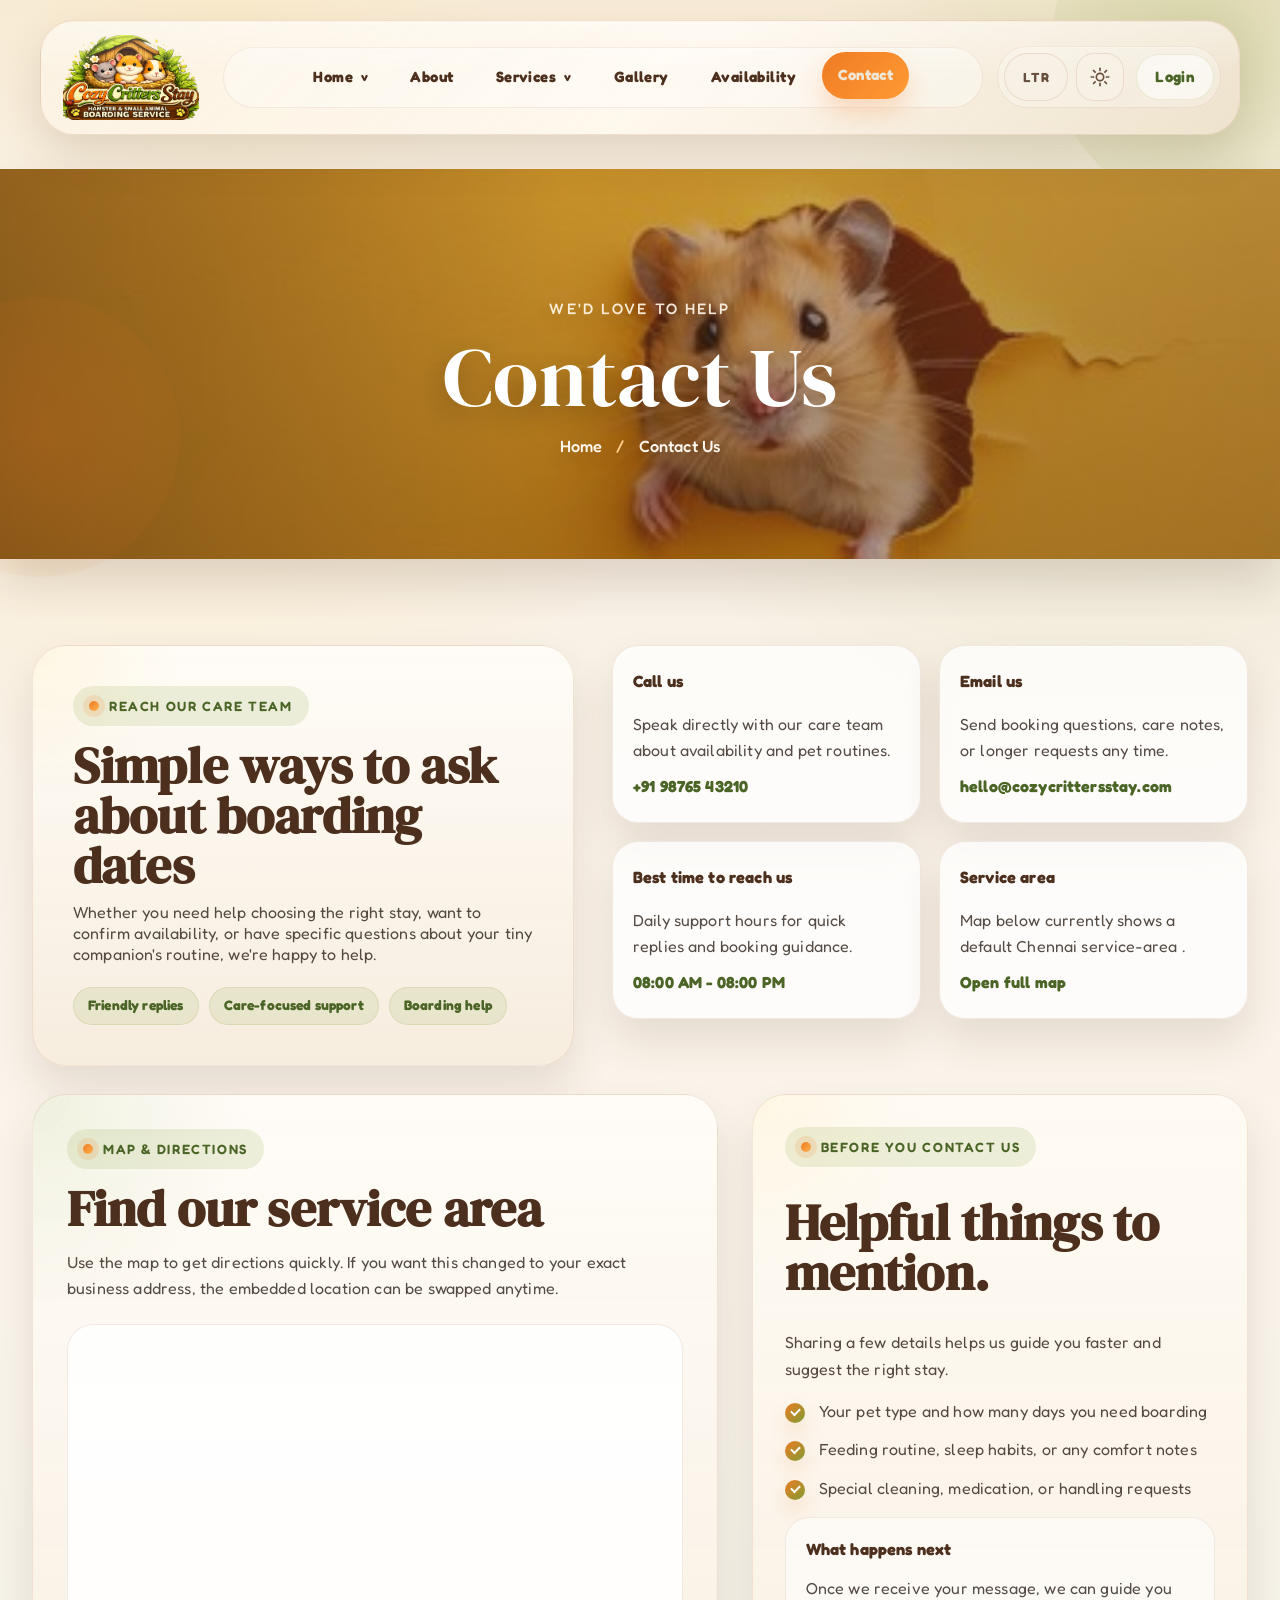
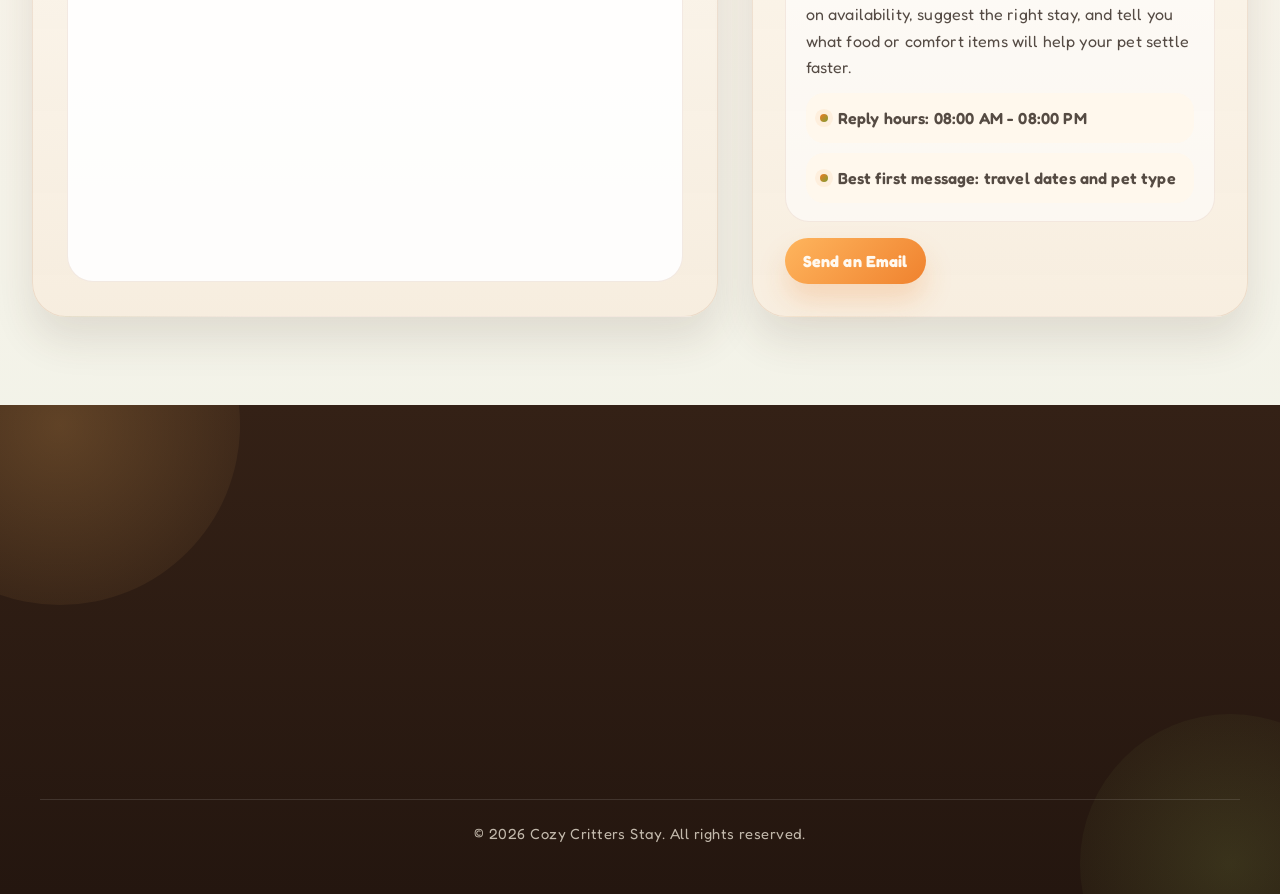
<file: contact.html>
﻿<!DOCTYPE html>
<html lang="en" dir="ltr">
<head>
  <meta charset="UTF-8">
  <meta name="viewport" content="width=device-width, initial-scale=1.0">
  <title>Cozy Critters Stay | Contact Us</title>
  <meta
    name="description"
    content="Contact Cozy Critters Stay for boarding dates, care questions, and small-pet service details."
  >
  <link rel="preconnect" href="https://fonts.googleapis.com">
  <link rel="preconnect" href="https://fonts.gstatic.com" crossorigin>
  <link
    href="https://fonts.googleapis.com/css2?family=Fredoka:wght@400;500;600;700&family=DM+Serif+Display:ital@0;1&display=swap"
    rel="stylesheet"
  >
  <script src="js/mode-bootstrap.js"></script>
  <link rel="stylesheet" href="css/style.css?v=20260508-rtl-green-lock">
  <link rel="icon" type="image/png" href="image/logo.png">
  <link rel="apple-touch-icon" href="image/logo.png">
</head>
<body class="contact-page">
  <header class="hero-shell contact-shell" id="contact-top">
    <nav class="navbar">
      <a class="brand" href="index.html" aria-label="Cozy Critters Stay home">
        <span class="brand-mark">
          <img src="image/logo.png" alt="Cozy Critters Stay logo">
        </span>
        <span class="brand-copy"></span>
      </a>

      <input type="checkbox" id="menu-toggle" class="menu-toggle">
      <label for="menu-toggle" class="menu-button" aria-label="Open navigation menu">
        <span></span>
        <span></span>
        <span></span>
      </label>

      <div class="nav-links">
        <div class="nav-main">
          <details class="nav-dropdown">
            <summary>Home</summary>
            <div class="dropdown-menu">
              <a href="index.html">HomePage 1</a>
              <a href="home-2.html">HomePage 2</a>
            </div>
          </details>

          <a href="about.html">About</a>
          <details class="nav-dropdown">
            <summary>Services</summary>
            <div class="dropdown-menu">
              <a href="suites.html">Suites</a>
              <a href="boarding-services.html#boarding-services">Boarding Services</a>
              <a href="daily-care.html">Daily Care</a>
              <a href="feeding-cleaning.html">Feeding &amp; Cleaning</a>
            </div>
          </details>
          <a href="gallery.html">Gallery</a>
          <a href="avalabilty.html">Availability</a>
          <a href="contact.html" class="active" aria-current="page">Contact</a>
        </div>

        <div class="nav-tools">
          <div class="nav-preferences" aria-label="Display settings">
            <button class="nav-mode-button" type="button" data-mode-toggle="dir" aria-pressed="false">
              <span class="nav-mode-icon nav-mode-icon--default" aria-hidden="true">
                <svg viewBox="0 0 24 24" focusable="false">
                  <path d="M4 7h10"></path>
                  <path d="M4 12h7"></path>
                  <path d="M4 17h14"></path>
                  <path d="M17 5l3 2-3 2"></path>
                </svg>
              </span>
              <span class="nav-mode-icon nav-mode-icon--active" aria-hidden="true">
                <svg viewBox="0 0 24 24" focusable="false">
                  <path d="M10 6h10"></path>
                  <path d="M7 12h13"></path>
                  <path d="M13 18h7"></path>
                  <path d="M9 4L4 8l5 4"></path>
                </svg>
              </span>
              <span class="sr-only nav-mode-value">LTR</span>
            </button>
            <button class="nav-mode-button" type="button" data-mode-toggle="theme" aria-pressed="false">
              <span class="nav-mode-icon nav-mode-icon--default" aria-hidden="true">
                <svg viewBox="0 0 24 24" focusable="false">
                  <circle cx="12" cy="12" r="4"></circle>
                  <path d="M12 2.5v2.5"></path>
                  <path d="M12 19v2.5"></path>
                  <path d="M4.9 4.9l1.8 1.8"></path>
                  <path d="M17.3 17.3l1.8 1.8"></path>
                  <path d="M2.5 12H5"></path>
                  <path d="M19 12h2.5"></path>
                  <path d="M4.9 19.1l1.8-1.8"></path>
                  <path d="M17.3 6.7l1.8-1.8"></path>
                </svg>
              </span>
              <span class="nav-mode-icon nav-mode-icon--active" aria-hidden="true">
                <svg viewBox="0 0 24 24" focusable="false">
                  <path fill="currentColor" stroke="none" d="M18 15.2A7.2 7.2 0 0 1 8.8 6a7.9 7.9 0 1 0 9.2 9.2Z"></path>
                </svg>
              </span>
              <span class="sr-only nav-mode-value">Light</span>
            </button>
          </div>
          <div class="nav-cta">
            <a class="nav-pill nav-login" href="login.html">Login</a>
          </div>
        </div>
      </div>
    </nav>

    <section class="contact-page-banner" aria-label="Contact page banner">
      <div class="contact-page-banner__content" data-reveal="up">
        <span class="contact-page-banner__kicker">We'd Love To Help</span>
        <h1>Contact Us</h1>
        <div class="contact-page-banner__crumbs" aria-label="Breadcrumb">
          <a href="index.html">Home</a>
          <span>/</span>
          <strong>Contact Us</strong>
        </div>
      </div>
    </section>
  </header>

  <main class="home-main contact-main">
    <section class="contact-intro section-shell">
      <div class="contact-intro__copy" data-reveal="right">
        <span class="section-eyebrow">Reach Our Care Team</span>
        <h2>Simple ways to ask about boarding dates</h2>
        <p>
          Whether you need help choosing the right stay, want to confirm availability,
          or have specific questions about your tiny companion's routine, we're happy to help.
        </p>
        <div class="contact-intro__chips" aria-label="Contact highlights">
          <span>Friendly replies</span>
          <span>Care-focused support</span>
          <span>Boarding help</span>
        </div>
      </div>

      <div class="contact-intro__cards">
        <article data-reveal="left">
          <strong>Call us</strong>
          <p>Speak directly with our care team about availability and pet routines.</p>
          <a href="tel:+919876543210">+91 98765 43210</a>
        </article>

        <article data-reveal="left" style="--reveal-delay: 0.08s;">
          <strong>Email us</strong>
          <p>Send booking questions, care notes, or longer requests any time.</p>
          <a href="mailto:hello@cozycrittersstay.com">hello@cozycrittersstay.com</a>
        </article>

        <article data-reveal="left" style="--reveal-delay: 0.16s;">
          <strong>Best time to reach us</strong>
          <p>Daily support hours for quick replies and booking guidance.</p>
          <a href="tel:+919876543210">08:00 AM - 08:00 PM</a>
        </article>

        <article data-reveal="left" style="--reveal-delay: 0.24s;">
          <strong>Service area</strong>
          <p>Map below currently shows a default Chennai service-area .</p>
          <a href="https://www.google.com/maps?q=Chennai,+Tamil+Nadu" target="_blank" rel="noopener noreferrer">Open full map</a>
        </article>
      </div>
    </section>

    <section class="contact-map-layout section-shell">
      <article class="contact-map-card" data-reveal="right">
        <span class="section-eyebrow">Map &amp; Directions</span>
        <h2>Find our service area</h2>
        <p>
          Use the map to get directions quickly. If you want this changed to your exact business address,
          the embedded location can be swapped anytime.
        </p>
        <div class="contact-map-frame">
          <iframe
            src="https://www.google.com/maps?q=Chennai,+Tamil+Nadu&z=12&output=embed"
            title="Cozy Critters Stay service area map"
            loading="lazy"
            referrerpolicy="no-referrer-when-downgrade"
            allowfullscreen>
          </iframe>
        </div>
      </article>

      <aside class="contact-note-card" data-reveal="left" style="--reveal-delay: 0.08s;">
        <span class="section-eyebrow">Before You Contact Us</span>
        <h3>Helpful things to mention.</h3>
        <p>Sharing a few details helps us guide you faster and suggest the right stay.</p>
        <ul class="contact-note-list">
          <li>Your pet type and how many days you need boarding</li>
          <li>Feeding routine, sleep habits, or any comfort notes</li>
          <li>Special cleaning, medication, or handling requests</li>
        </ul>
        <div class="contact-note-extra">
          <strong>What happens next</strong>
          <p>
            Once we receive your message, we can guide you on availability, suggest the right stay,
            and tell you what food or comfort items will help your pet settle faster.
          </p>
          <div class="contact-note-meta" aria-label="Contact details to know">
            <span>Reply hours: 08:00 AM - 08:00 PM</span>
            <span>Best first message: travel dates and pet type</span>
          </div>
        </div>
        <a class="contact-map-link" href="mailto:hello@cozycrittersstay.com">Send an Email</a>
      </aside>
    </section>
  </main>

  <footer class="site-footer" id="contact">
    <div class="footer-shell">
      <div class="footer-branding" data-reveal="up">
        <a class="footer-brand-head" href="index.html" aria-label="Go to home">
          <img src="image/logo.png" alt="Cozy Critters Stay logo">
        
        </a>
        <p>
          A warmer approach to tiny-pet boarding, built around calm routines, careful handling,
          safe setups, and clearer communication for pet parents.
        </p>
        <div class="footer-badges" aria-label="Service highlights">
          <span>Quiet spaces</span>
          <span>Gentle routines</span>
          <span>Photo updates</span>
        </div>
      </div>

      <div class="footer-links footer-quick" data-reveal="up" style="--reveal-delay: 0.08s;">
        <h3>Quick Links</h3>
        <a href="index.html">HomePage 1</a>
        <a href="home-2.html">HomePage 2</a>
        <a href="about.html">About</a>
        <a href="gallery.html">Gallery</a>
        <a href="avalabilty.html">Availability</a>
        <a href="contact.html" class="active" aria-current="page">Contact</a>
      </div>

      <div class="footer-links footer-contact" data-reveal="up" style="--reveal-delay: 0.16s;">
        <h3>Contact Us</h3>
        <p>Reach out for boarding dates, care questions, or custom stay requests for your tiny companion.</p>
        <a href="tel:+919876543210">+91 98765 43210</a>
        <a href="mailto:hello@cozycrittersstay.com">hello@cozycrittersstay.com</a>
        <div class="footer-socials" aria-label="Social media links">
          <a href="#" aria-label="Instagram">
            <svg viewBox="0 0 24 24" aria-hidden="true" focusable="false">
              <rect x="3.5" y="3.5" width="17" height="17" rx="5"></rect>
              <circle cx="12" cy="12" r="4"></circle>
              <circle cx="17.2" cy="6.8" r="1.1" fill="currentColor" stroke="none"></circle>
            </svg>
          </a>
          <a href="#" aria-label="Facebook">
            <svg viewBox="0 0 24 24" aria-hidden="true" focusable="false">
              <path fill="currentColor" stroke="none" d="M14 8h3V4h-3c-3 0-5 2-5 5v3H6v4h3v4h4v-4h3.2l.8-4H13V9c0-.7.3-1 1-1Z"></path>
            </svg>
          </a>
          <a href="#" aria-label="WhatsApp">
            <svg viewBox="0 0 24 24" aria-hidden="true" focusable="false">
              <path d="M12 4.2a7.8 7.8 0 0 0-6.8 11.7L4 20l4.3-1.1A7.8 7.8 0 1 0 12 4.2Z"></path>
              <path fill="currentColor" stroke="none" d="M9.4 8.7c-.2-.4-.4-.4-.6-.4h-.5c-.2 0-.5.1-.7.4-.2.3-.8.8-.8 1.9 0 1.1.8 2.2.9 2.3.1.1 1.6 2.6 4 3.5 2 .8 2.4.6 2.9.5.4-.1 1.3-.6 1.5-1.2.2-.6.2-1.1.1-1.2-.1-.1-.3-.2-.7-.4-.4-.2-1.3-.6-1.5-.6-.2-.1-.4-.1-.6.2-.2.3-.7.9-.8 1-.2.2-.3.2-.6.1-.3-.2-1.2-.4-2.2-1.4-.8-.7-1.3-1.6-1.5-1.9-.2-.3 0-.4.1-.6.1-.1.2-.3.4-.4.1-.2.2-.3.3-.5.1-.2 0-.4 0-.6-.1-.1-.6-1.4-.8-1.9Z"></path>
            </svg>
          </a>
        </div>
      </div>
    </div>

    <div class="footer-bottom">
      <p>&copy; 2026 Cozy Critters Stay. All rights reserved.</p>
    </div>
  </footer>

  <script src="js/header-modes.js?v=20260508-responsive-lock"></script>
</body>
</html>
</file>
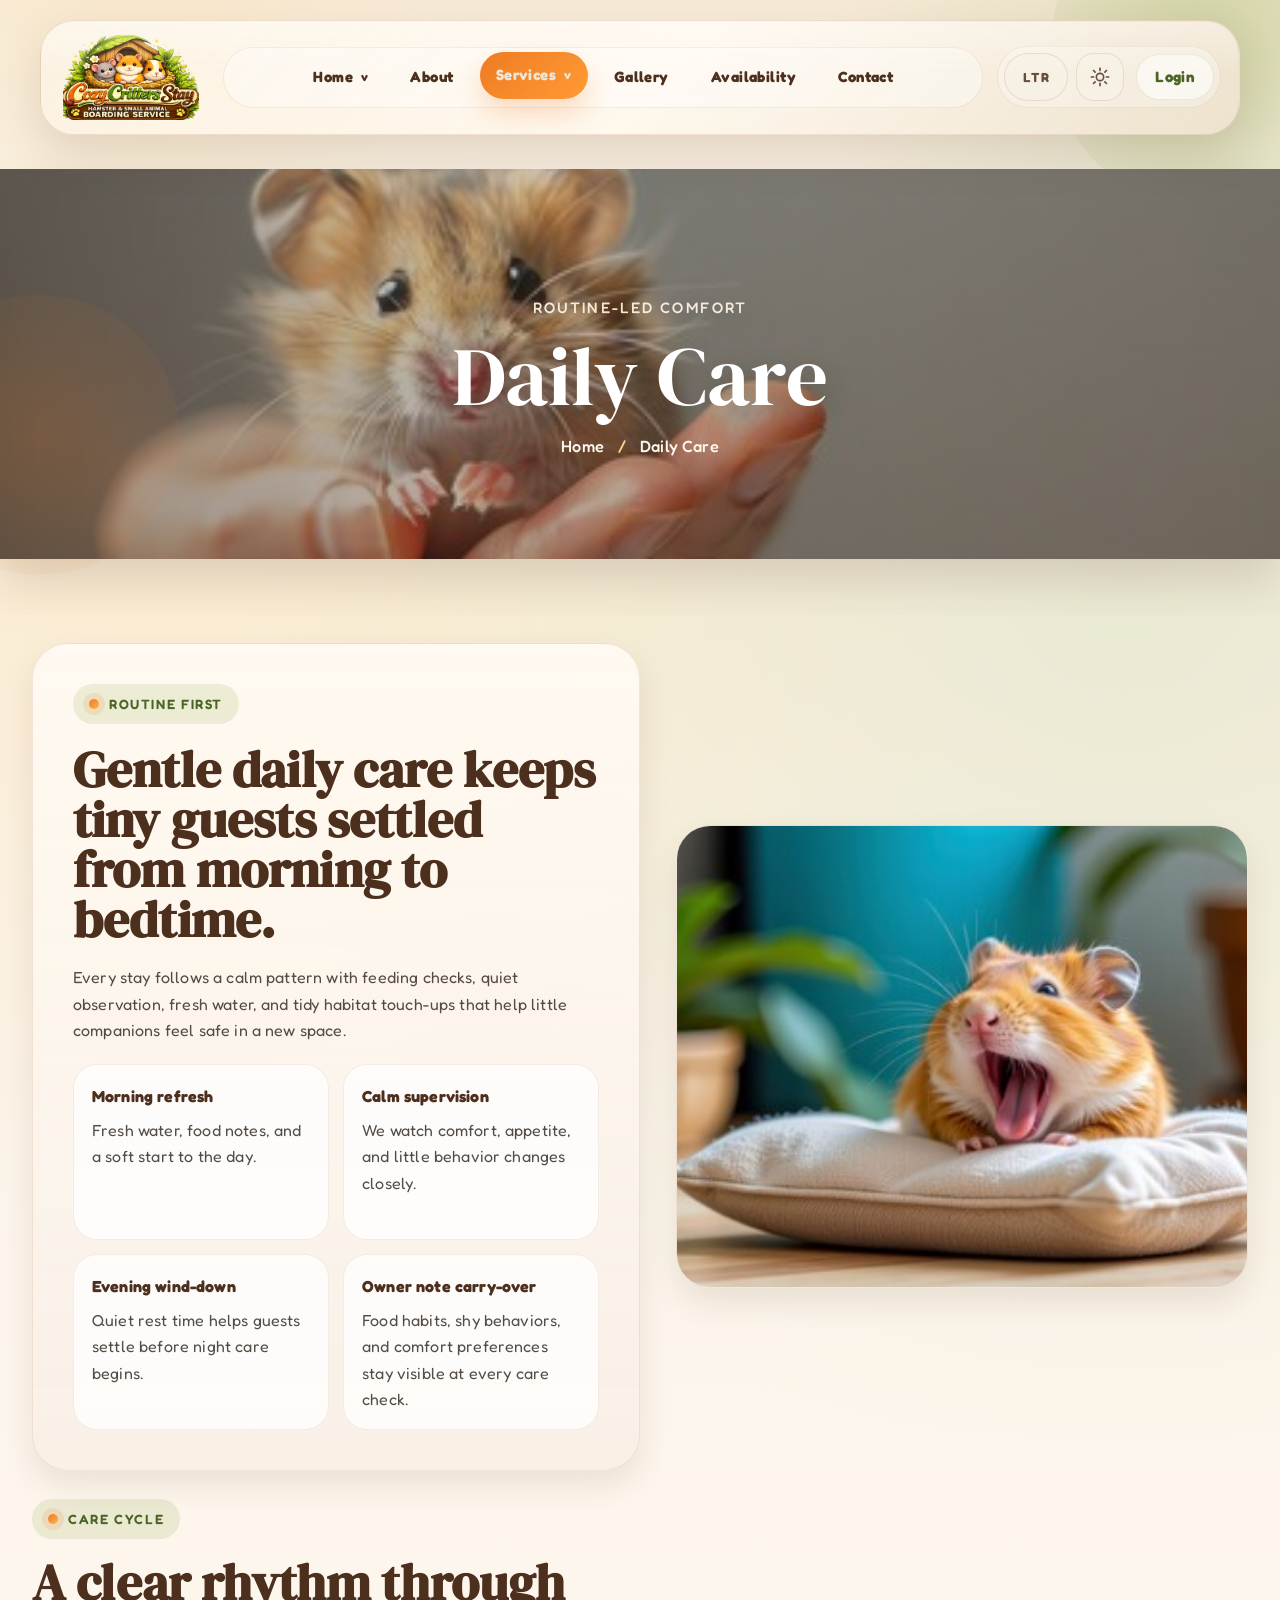
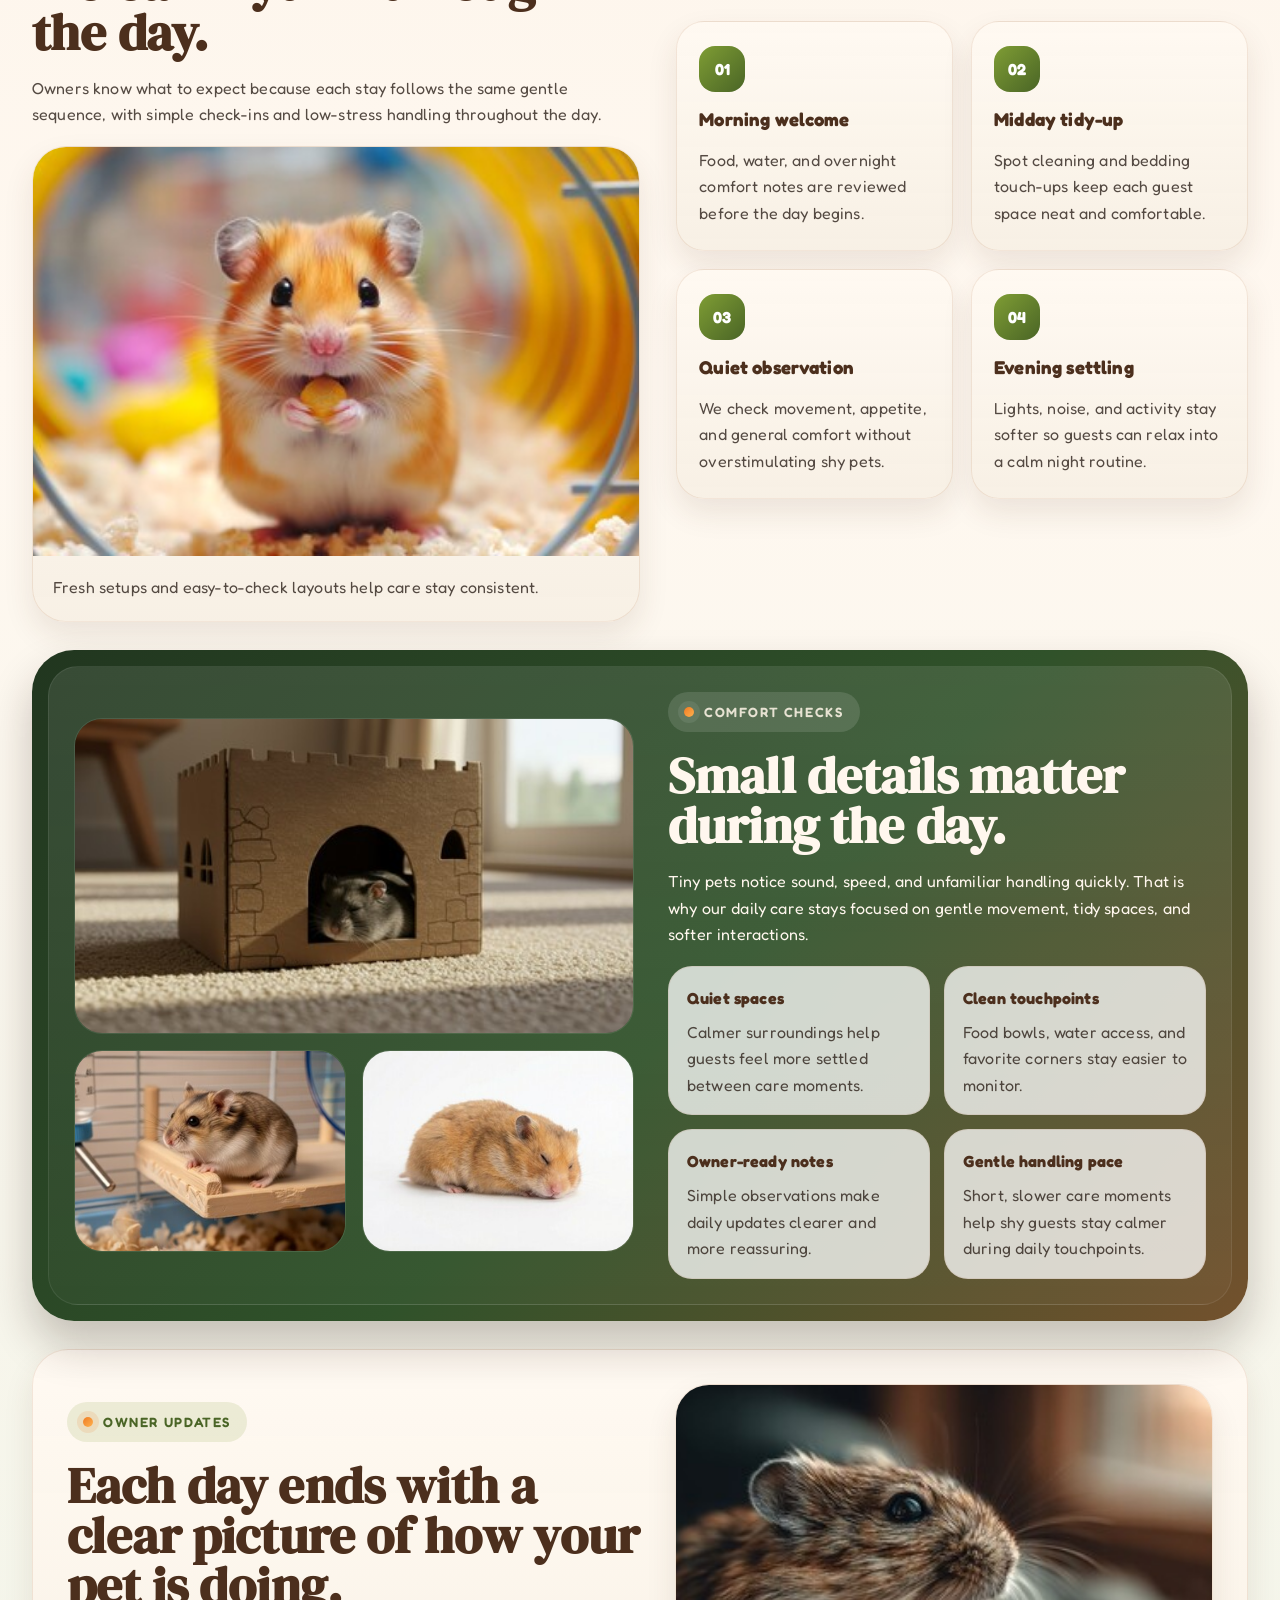
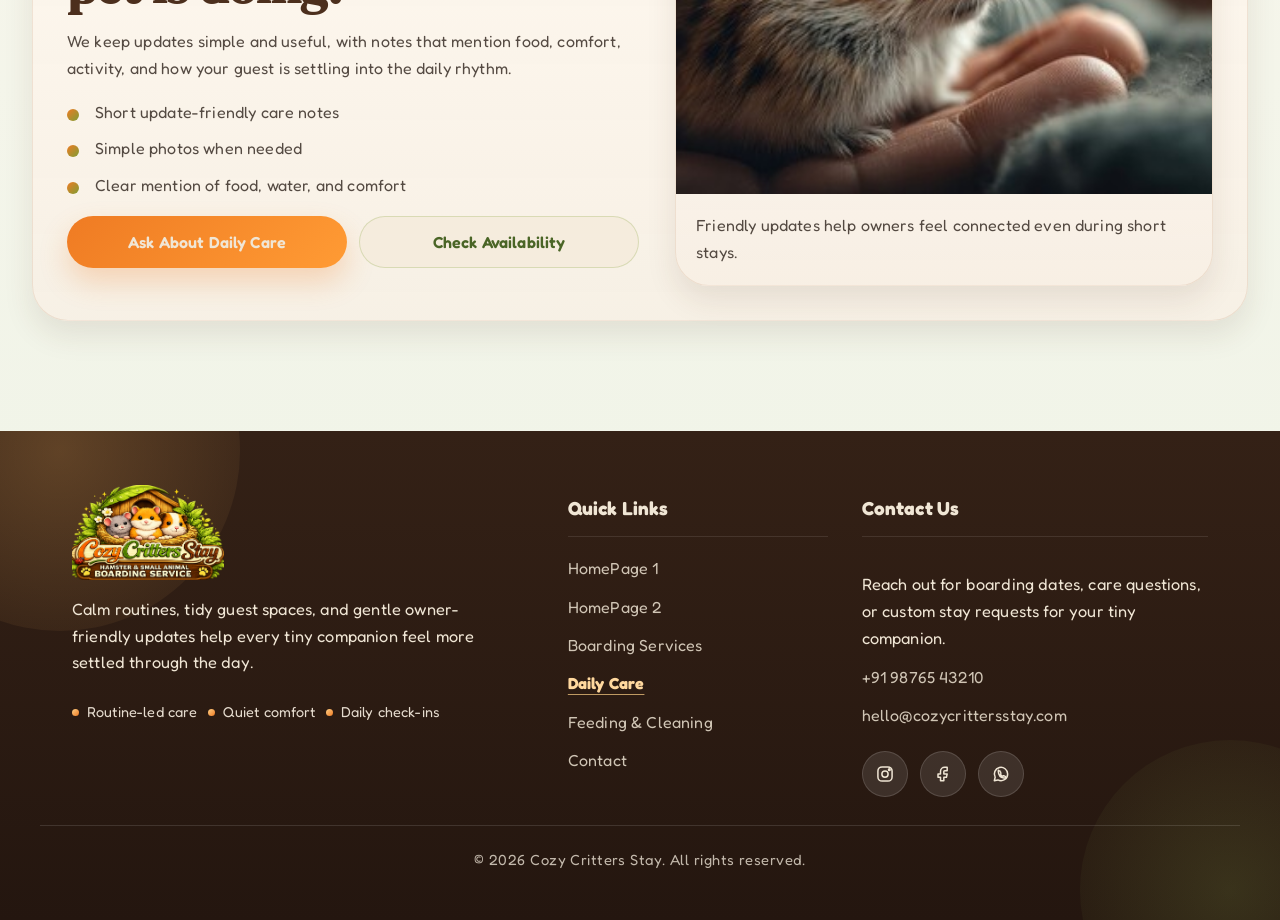
<file: daily-care.html>
﻿<!DOCTYPE html>
<html lang="en" dir="ltr">
<head>
  <meta charset="UTF-8">
  <meta name="viewport" content="width=device-width, initial-scale=1.0">
  <title>Cozy Critters Stay | Daily Care</title>
  <meta
    name="description"
    content="See the daily care rhythm at Cozy Critters Stay with feeding checks, tidy habitats, calm observation, and owner-friendly updates."
  >
  <link rel="preconnect" href="https://fonts.googleapis.com">
  <link rel="preconnect" href="https://fonts.gstatic.com" crossorigin>
  <link
    href="https://fonts.googleapis.com/css2?family=Fredoka:wght@400;500;600;700&family=DM+Serif+Display:ital@0;1&display=swap"
    rel="stylesheet"
  >
  <script src="js/mode-bootstrap.js"></script>
  <link rel="stylesheet" href="css/style.css?v=20260508-rtl-green-lock">
  <link rel="icon" type="image/png" href="image/logo.png">
  <link rel="apple-touch-icon" href="image/logo.png">
</head>
<body class="daily-care-page">
  <header class="hero-shell daily-care-shell" id="daily-care-top">
    <nav class="navbar">
      <a class="brand" href="index.html" aria-label="Cozy Critters Stay home">
        <span class="brand-mark">
          <img src="image/logo.png" alt="Cozy Critters Stay logo">
        </span>
        <span class="brand-copy"></span>
      </a>

      <input type="checkbox" id="menu-toggle" class="menu-toggle">
      <label for="menu-toggle" class="menu-button" aria-label="Open navigation menu">
        <span></span>
        <span></span>
        <span></span>
      </label>

      <div class="nav-links">
        <div class="nav-main">
          <details class="nav-dropdown">
            <summary>Home</summary>
            <div class="dropdown-menu">
              <a href="index.html">HomePage 1</a>
              <a href="home-2.html">HomePage 2</a>
            </div>
          </details>

          <a href="about.html">About</a>
          <details class="nav-dropdown nav-dropdown--active">
            <summary>Services</summary>
            <div class="dropdown-menu">
              <a href="suites.html">Suites</a>
              <a href="boarding-services.html">Boarding Services</a>
              <a href="daily-care.html" class="active" aria-current="page">Daily Care</a>
              <a href="feeding-cleaning.html">Feeding &amp; Cleaning</a>
            </div>
          </details>
          <a href="gallery.html">Gallery</a>
          <a href="avalabilty.html">Availability</a>
          <a href="contact.html">Contact</a>
        </div>

        <div class="nav-tools">
          <div class="nav-preferences" aria-label="Display settings">
            <button class="nav-mode-button" type="button" data-mode-toggle="dir" aria-pressed="false">
              <span class="nav-mode-icon nav-mode-icon--default" aria-hidden="true">
                <svg viewBox="0 0 24 24" focusable="false">
                  <path d="M4 7h10"></path>
                  <path d="M4 12h7"></path>
                  <path d="M4 17h14"></path>
                  <path d="M17 5l3 2-3 2"></path>
                </svg>
              </span>
              <span class="nav-mode-icon nav-mode-icon--active" aria-hidden="true">
                <svg viewBox="0 0 24 24" focusable="false">
                  <path d="M10 6h10"></path>
                  <path d="M7 12h13"></path>
                  <path d="M13 18h7"></path>
                  <path d="M9 4L4 8l5 4"></path>
                </svg>
              </span>
              <span class="sr-only nav-mode-value">LTR</span>
            </button>
            <button class="nav-mode-button" type="button" data-mode-toggle="theme" aria-pressed="false">
              <span class="nav-mode-icon nav-mode-icon--default" aria-hidden="true">
                <svg viewBox="0 0 24 24" focusable="false">
                  <circle cx="12" cy="12" r="4"></circle>
                  <path d="M12 2.5v2.5"></path>
                  <path d="M12 19v2.5"></path>
                  <path d="M4.9 4.9l1.8 1.8"></path>
                  <path d="M17.3 17.3l1.8 1.8"></path>
                  <path d="M2.5 12H5"></path>
                  <path d="M19 12h2.5"></path>
                  <path d="M4.9 19.1l1.8-1.8"></path>
                  <path d="M17.3 6.7l1.8-1.8"></path>
                </svg>
              </span>
              <span class="nav-mode-icon nav-mode-icon--active" aria-hidden="true">
                <svg viewBox="0 0 24 24" focusable="false">
                  <path fill="currentColor" stroke="none" d="M18 15.2A7.2 7.2 0 0 1 8.8 6a7.9 7.9 0 1 0 9.2 9.2Z"></path>
                </svg>
              </span>
              <span class="sr-only nav-mode-value">Light</span>
            </button>
          </div>
          <div class="nav-cta">
            <a class="nav-pill nav-login" href="login.html">Login</a>
          </div>
        </div>
      </div>
    </nav>

    <section class="daily-care-page-banner" aria-label="Daily care page banner">
      <div class="daily-care-page-banner__content" data-reveal="up">
        <span class="daily-care-page-banner__kicker">Routine-led comfort</span>
        <h1>Daily Care</h1>
        <div class="daily-care-page-banner__crumbs" aria-label="Breadcrumb">
          <a href="index.html">Home</a>
          <span>/</span>
          <strong>Daily Care</strong>
        </div>
      </div>
    </section>
  </header>

  <main class="home-main daily-care-main">
    <section class="daily-care-rhythm section-shell">
      <div class="daily-care-rhythm__copy" data-reveal="right">
        <span class="section-eyebrow">Routine First</span>
        <h2>Gentle daily care keeps tiny guests settled from morning to bedtime.</h2>
        <p>
          Every stay follows a calm pattern with feeding checks, quiet observation, fresh water,
          and tidy habitat touch-ups that help little companions feel safe in a new space.
        </p>
        <div class="daily-care-rhythm__facts">
          <article>
            <strong>Morning refresh</strong>
            <span>Fresh water, food notes, and a soft start to the day.</span>
          </article>
          <article>
            <strong>Calm supervision</strong>
            <span>We watch comfort, appetite, and little behavior changes closely.</span>
          </article>
          <article>
            <strong>Evening wind-down</strong>
            <span>Quiet rest time helps guests settle before night care begins.</span>
          </article>
          <article>
            <strong>Owner note carry-over</strong>
            <span>Food habits, shy behaviors, and comfort preferences stay visible at every care check.</span>
          </article>
        </div>
      </div>

      <figure class="daily-care-rhythm__visual" data-reveal="left">
        <img src="image/d20.jpg" alt="Hamster relaxing in a softly prepared care space" loading="lazy">
       
      </figure>
    </section>

    <section class="daily-care-cycle section-shell">
      <div class="daily-care-cycle__lead" data-reveal="up">
        <span class="section-eyebrow">Care Cycle</span>
        <h2>A clear rhythm through the day.</h2>
        <p>
          Owners know what to expect because each stay follows the same gentle sequence,
          with simple check-ins and low-stress handling throughout the day.
        </p>
        <figure class="daily-care-cycle__snapshot">
          <img src="image/d11.jpg" alt="Prepared enclosure with tunnels and fresh bedding" loading="lazy">
          <figcaption>Fresh setups and easy-to-check layouts help care stay consistent.</figcaption>
        </figure>
      </div>

      <div class="daily-care-cycle__timeline" data-reveal="up" style="--reveal-delay: 0.08s;">
        <article class="daily-care-cycle__step">
          <span>01</span>
          <h3>Morning welcome</h3>
          <p>Food, water, and overnight comfort notes are reviewed before the day begins.</p>
        </article>
        <article class="daily-care-cycle__step">
          <span>02</span>
          <h3>Midday tidy-up</h3>
          <p>Spot cleaning and bedding touch-ups keep each guest space neat and comfortable.</p>
        </article>
        <article class="daily-care-cycle__step">
          <span>03</span>
          <h3>Quiet observation</h3>
          <p>We check movement, appetite, and general comfort without overstimulating shy pets.</p>
        </article>
        <article class="daily-care-cycle__step">
          <span>04</span>
          <h3>Evening settling</h3>
          <p>Lights, noise, and activity stay softer so guests can relax into a calm night routine.</p>
        </article>
      </div>
    </section>

    <section class="daily-care-comfort section-shell">
      <div class="daily-care-comfort__layout">
        <div class="daily-care-comfort__gallery" data-reveal="left">
          <figure class="daily-care-comfort__photo daily-care-comfort__photo--wide">
            <img src="image/d12.jpg" alt="Tiny guest resting after a gentle care routine" loading="lazy">
          </figure>
          <figure class="daily-care-comfort__photo">
            <img src="image/d16.jpg" alt="Guinea pig enjoying a calm guest moment" loading="lazy">
          </figure>
          <figure class="daily-care-comfort__photo">
            <img src="image/d21.jpg" alt="Small companion relaxing comfortably in a clean care space" loading="lazy">
          </figure>
        </div>

        <div class="daily-care-comfort__copy" data-reveal="right" style="--reveal-delay: 0.08s;">
          <span class="section-eyebrow section-eyebrow--light">Comfort Checks</span>
          <h2>Small details matter during the day.</h2>
          <p>
            Tiny pets notice sound, speed, and unfamiliar handling quickly. That is why our daily
            care stays focused on gentle movement, tidy spaces, and softer interactions.
          </p>
          <div class="daily-care-comfort__cards">
            <article>
              <strong>Quiet spaces</strong>
              <p>Calmer surroundings help guests feel more settled between care moments.</p>
            </article>
            <article>
              <strong>Clean touchpoints</strong>
              <p>Food bowls, water access, and favorite corners stay easier to monitor.</p>
            </article>
            <article>
              <strong>Owner-ready notes</strong>
              <p>Simple observations make daily updates clearer and more reassuring.</p>
            </article>
            <article>
              <strong>Gentle handling pace</strong>
              <p>Short, slower care moments help shy guests stay calmer during daily touchpoints.</p>
            </article>
          </div>
        </div>
      </div>
    </section>

    <section class="daily-care-updates section-shell">
      <div class="daily-care-updates__shell">
        <div class="daily-care-updates__copy" data-reveal="right">
          <span class="section-eyebrow">Owner Updates</span>
          <h2>Each day ends with a clear picture of how your pet is doing.</h2>
          <p>
            We keep updates simple and useful, with notes that mention food, comfort,
            activity, and how your guest is settling into the daily rhythm.
          </p>
          <ul class="daily-care-updates__list">
            <li>Short update-friendly care notes</li>
            <li>Simple photos when needed</li>
            <li>Clear mention of food, water, and comfort</li>
          </ul>
          <div class="daily-care-updates__actions">
            <a class="button primary" href="contact.html">Ask About Daily Care</a>
            <a class="button secondary" href="avalabilty.html">Check Availability</a>
          </div>
        </div>

        <figure class="daily-care-updates__visual" data-reveal="left" style="--reveal-delay: 0.08s;">
          <img src="image/d14.jpg" alt="Tiny guest during a gentle close-up care moment" loading="lazy">
          <figcaption>Friendly updates help owners feel connected even during short stays.</figcaption>
        </figure>
      </div>
    </section>
  </main>

  <footer class="site-footer" id="contact">
    <div class="footer-shell">
      <div class="footer-branding" data-reveal="up">
        <a class="footer-brand-head" href="index.html" aria-label="Go to home">
          <img src="image/logo.png" alt="Cozy Critters Stay logo">
        </a>
        <p>
          Calm routines, tidy guest spaces, and gentle owner-friendly updates help every
          tiny companion feel more settled through the day.
        </p>
        <div class="footer-badges" aria-label="Service highlights">
          <span>Routine-led care</span>
          <span>Quiet comfort</span>
          <span>Daily check-ins</span>
        </div>
      </div>

      <div class="footer-links footer-quick" data-reveal="up" style="--reveal-delay: 0.08s;">
        <h3>Quick Links</h3>
        <a href="index.html">HomePage 1</a>
        <a href="home-2.html">HomePage 2</a>
        <a href="boarding-services.html">Boarding Services</a>
        <a href="daily-care.html" class="active" aria-current="page">Daily Care</a>
        <a href="feeding-cleaning.html">Feeding &amp; Cleaning</a>
        <a href="contact.html">Contact</a>
      </div>

      <div class="footer-links footer-contact" data-reveal="up" style="--reveal-delay: 0.16s;">
        <h3>Contact Us</h3>
        <p>Reach out for boarding dates, care questions, or custom stay requests for your tiny companion.</p>
        <a href="tel:+919876543210">+91 98765 43210</a>
        <a href="mailto:hello@cozycrittersstay.com">hello@cozycrittersstay.com</a>
        <div class="footer-socials" aria-label="Social media links">
          <a href="#" aria-label="Instagram">
            <svg viewBox="0 0 24 24" focusable="false" aria-hidden="true">
              <rect x="3.5" y="3.5" width="17" height="17" rx="5"></rect>
              <circle cx="12" cy="12" r="3.75"></circle>
              <circle cx="17.2" cy="6.8" r="1"></circle>
            </svg>
          </a>
          <a href="#" aria-label="Facebook">
            <svg viewBox="0 0 24 24" focusable="false" aria-hidden="true">
              <path d="M14 8h3V4h-3c-2.8 0-5 2.2-5 5v3H6v4h3v4h4v-4h3.1l.9-4H13V9c0-.6.4-1 1-1Z"></path>
            </svg>
          </a>
          <a href="#" aria-label="WhatsApp">
            <svg viewBox="0 0 24 24" focusable="false" aria-hidden="true">
              <path d="M20 12a8 8 0 0 1-11.7 7.1L4 20l1-4.1A8 8 0 1 1 20 12Z"></path>
              <path d="M9.2 8.8c.2-.5.4-.5.7-.5h.6c.2 0 .4.1.5.4l.8 1.9c.1.2.1.4 0 .6l-.4.7c-.1.2-.1.4 0 .6.3.6 1 1.5 2.1 2 .2.1.4.1.6 0l.7-.4c.2-.1.4-.1.6 0l1.8.8c.3.1.4.3.4.5v.6c0 .3 0 .5-.4.7-.4.2-1 .3-1.7.1A8 8 0 0 1 8.8 9.2c-.2-.7-.1-1.3.1-1.7Z"></path>
            </svg>
          </a>
        </div>
      </div>
    </div>

    <div class="footer-bottom">
      <p>&copy; 2026 Cozy Critters Stay. All rights reserved.</p>
    </div>
  </footer>

  <script src="js/header-modes.js?v=20260508-responsive-lock"></script>
</body>
</html>
</file>
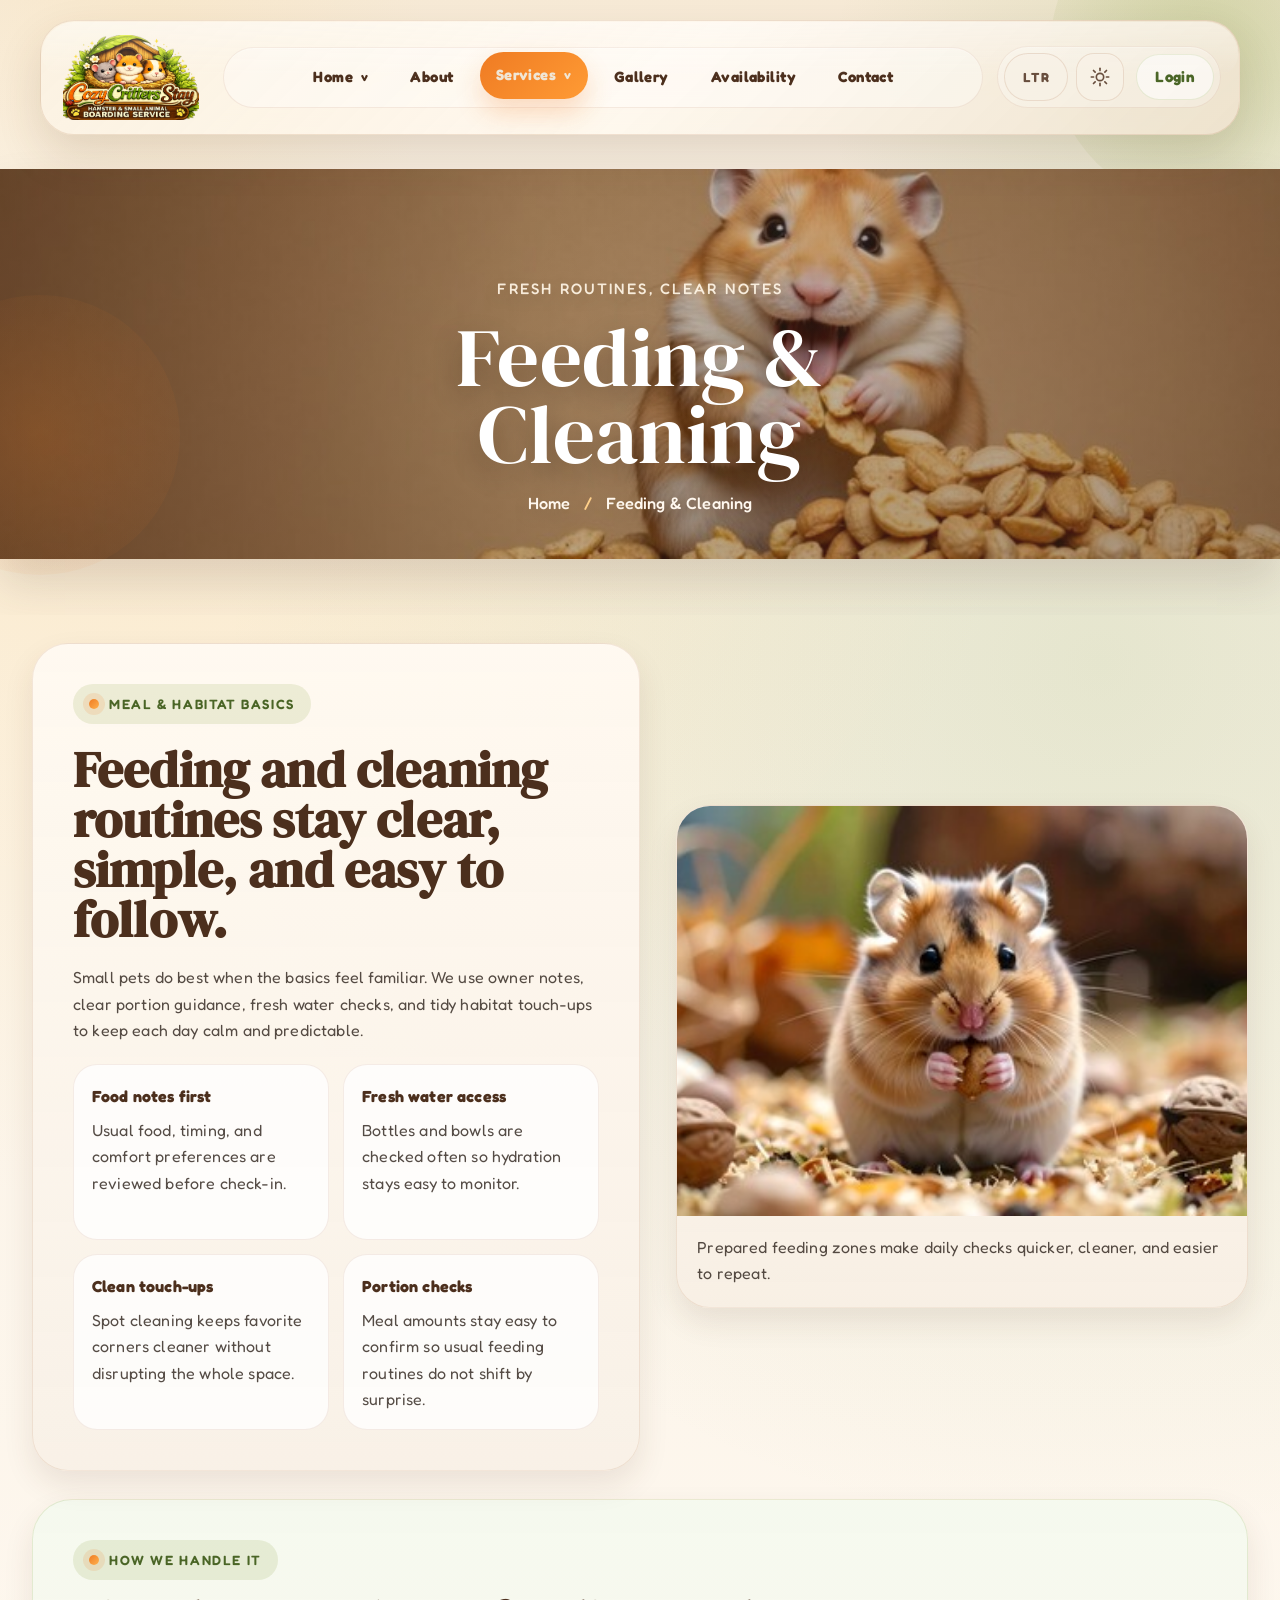
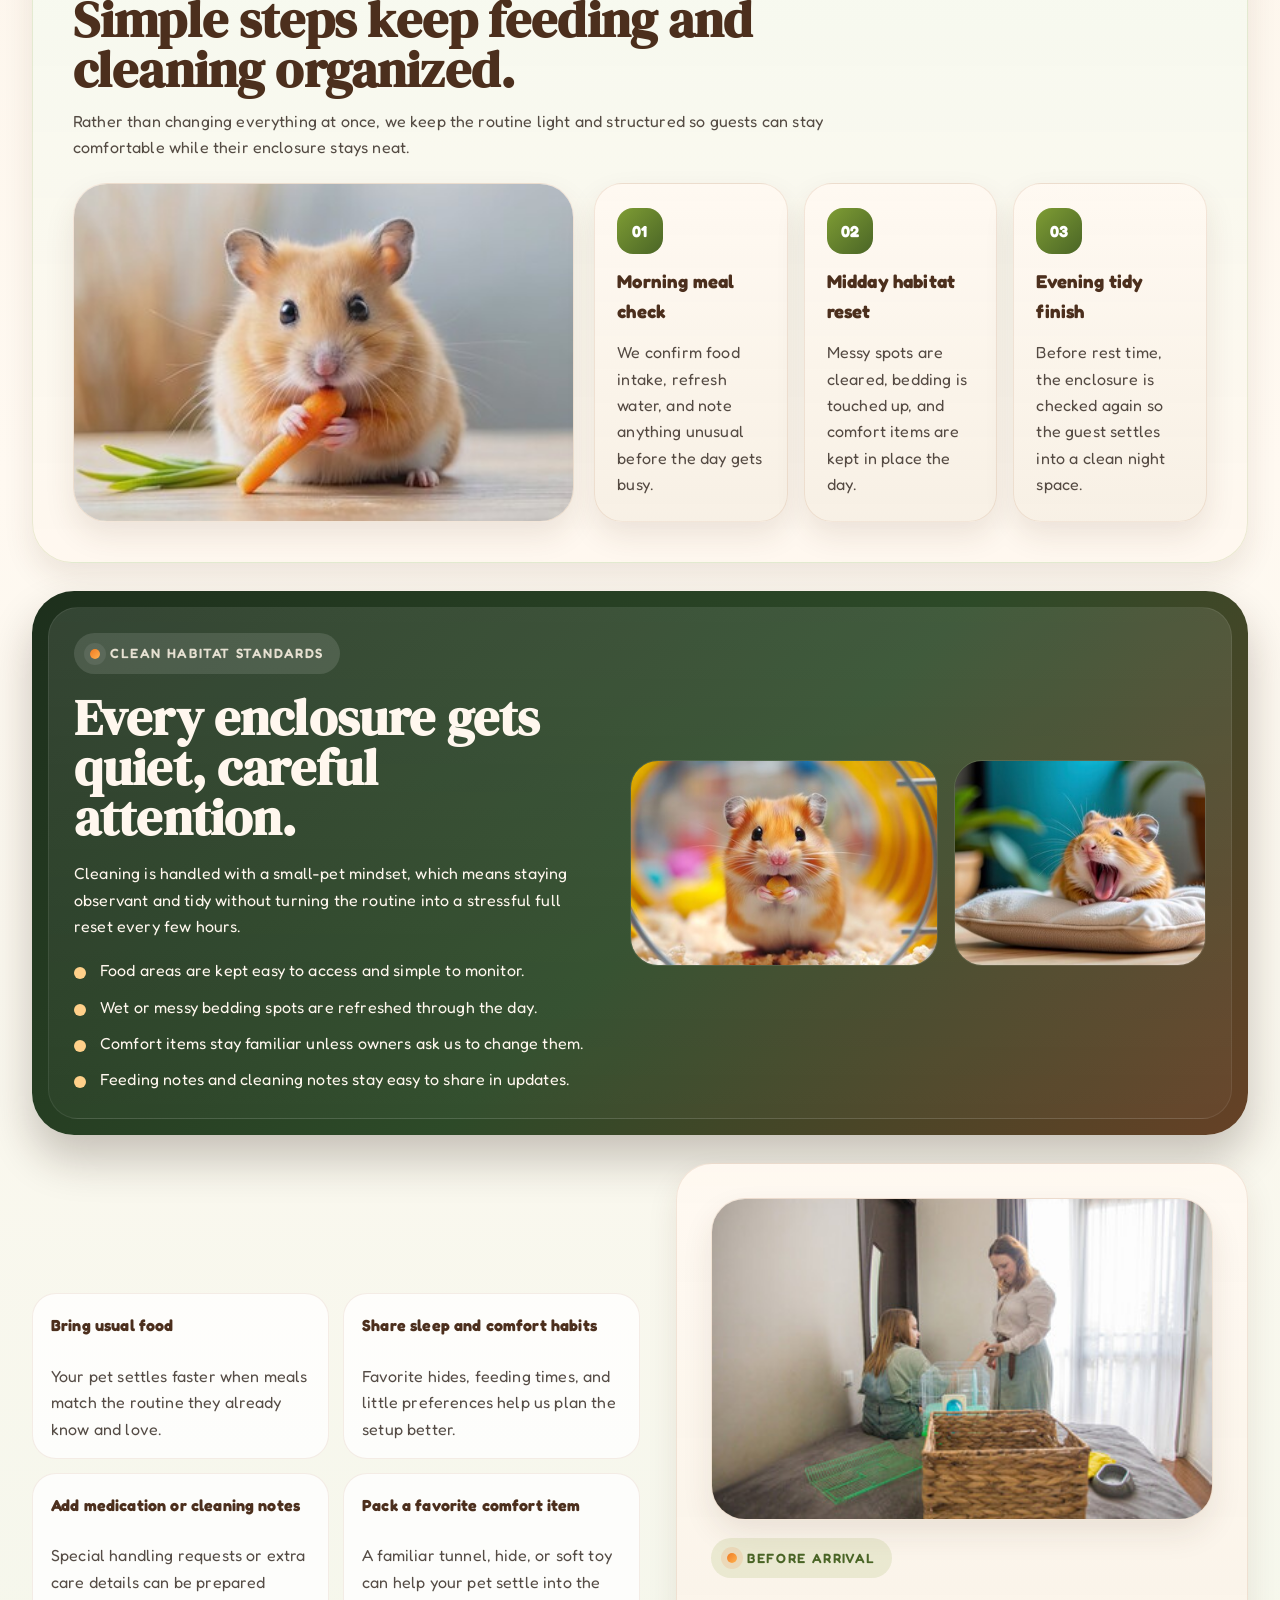
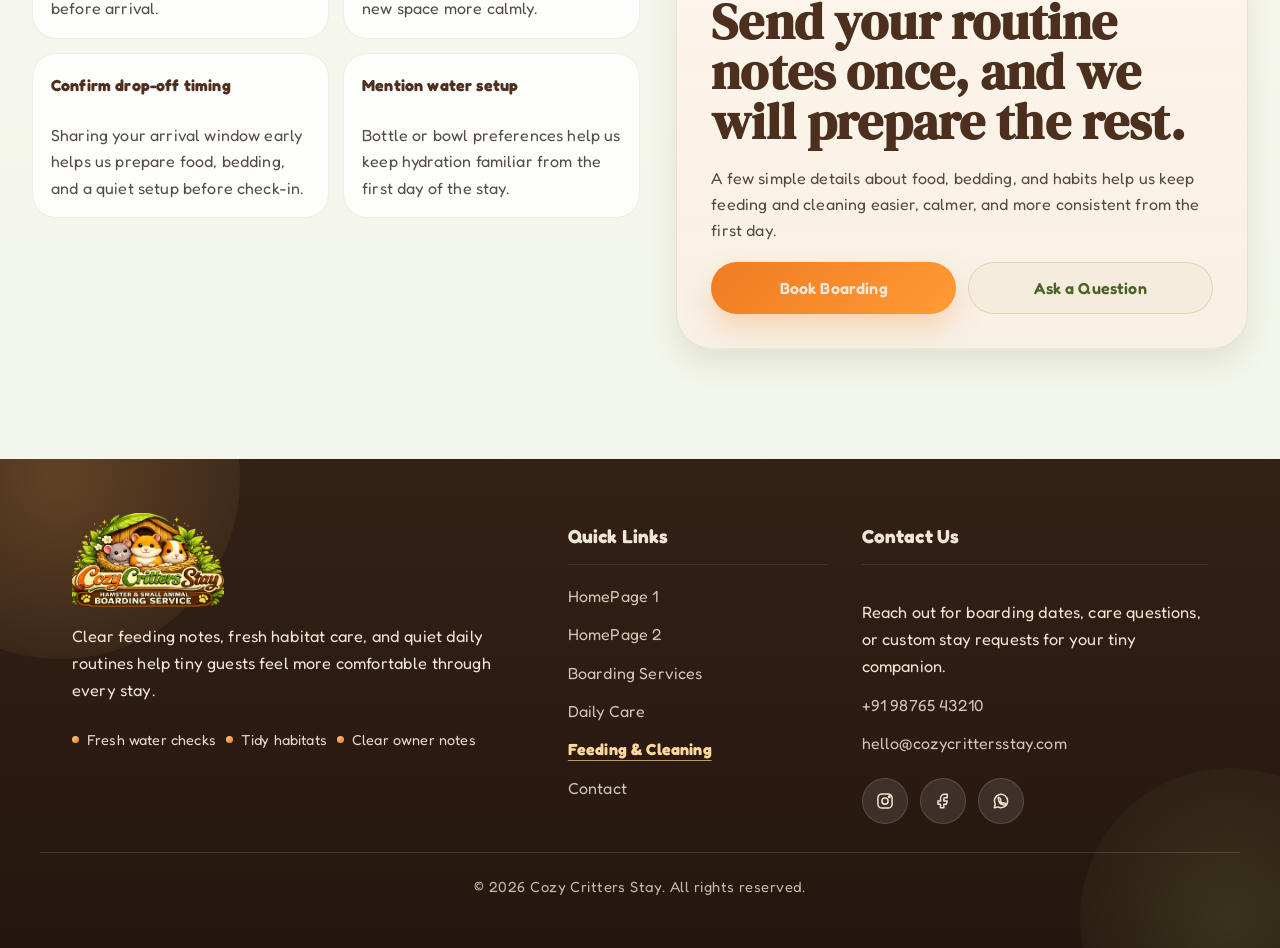
<file: feeding-cleaning.html>
﻿<!DOCTYPE html>
<html lang="en" dir="ltr">
<head>
  <meta charset="UTF-8">
  <meta name="viewport" content="width=device-width, initial-scale=1.0">
  <title>Cozy Critters Stay | Feeding &amp; Cleaning</title>
  <meta
    name="description"
    content="Learn how Cozy Critters Stay handles feeding notes, fresh water, habitat cleaning, and owner-ready preparation for small pets."
  >
  <link rel="preconnect" href="https://fonts.googleapis.com">
  <link rel="preconnect" href="https://fonts.gstatic.com" crossorigin>
  <link
    href="https://fonts.googleapis.com/css2?family=Fredoka:wght@400;500;600;700&family=DM+Serif+Display:ital@0;1&display=swap"
    rel="stylesheet"
  >
  <script src="js/mode-bootstrap.js"></script>
  <link rel="stylesheet" href="css/style.css?v=20260508-rtl-green-lock">
  <link rel="icon" type="image/png" href="image/logo.png">
  <link rel="apple-touch-icon" href="image/logo.png">
</head>
<body class="feeding-cleaning-page">
  <header class="hero-shell feeding-cleaning-shell" id="feeding-cleaning-top">
    <nav class="navbar">
      <a class="brand" href="index.html" aria-label="Cozy Critters Stay home">
        <span class="brand-mark">
          <img src="image/logo.png" alt="Cozy Critters Stay logo">
        </span>
        <span class="brand-copy"></span>
      </a>

      <input type="checkbox" id="menu-toggle" class="menu-toggle">
      <label for="menu-toggle" class="menu-button" aria-label="Open navigation menu">
        <span></span>
        <span></span>
        <span></span>
      </label>

      <div class="nav-links">
        <div class="nav-main">
          <details class="nav-dropdown">
            <summary>Home</summary>
            <div class="dropdown-menu">
              <a href="index.html">HomePage 1</a>
              <a href="home-2.html">HomePage 2</a>
            </div>
          </details>

          <a href="about.html">About</a>
          <details class="nav-dropdown nav-dropdown--active">
            <summary>Services</summary>
            <div class="dropdown-menu">
              <a href="suites.html">Suites</a>
              <a href="boarding-services.html">Boarding Services</a>
              <a href="daily-care.html">Daily Care</a>
              <a href="feeding-cleaning.html" class="active" aria-current="page">Feeding &amp; Cleaning</a>
            </div>
          </details>
          <a href="gallery.html">Gallery</a>
          <a href="avalabilty.html">Availability</a>
          <a href="contact.html">Contact</a>
        </div>

        <div class="nav-tools">
          <div class="nav-preferences" aria-label="Display settings">
            <button class="nav-mode-button" type="button" data-mode-toggle="dir" aria-pressed="false">
              <span class="nav-mode-icon nav-mode-icon--default" aria-hidden="true">
                <svg viewBox="0 0 24 24" focusable="false">
                  <path d="M4 7h10"></path>
                  <path d="M4 12h7"></path>
                  <path d="M4 17h14"></path>
                  <path d="M17 5l3 2-3 2"></path>
                </svg>
              </span>
              <span class="nav-mode-icon nav-mode-icon--active" aria-hidden="true">
                <svg viewBox="0 0 24 24" focusable="false">
                  <path d="M10 6h10"></path>
                  <path d="M7 12h13"></path>
                  <path d="M13 18h7"></path>
                  <path d="M9 4L4 8l5 4"></path>
                </svg>
              </span>
              <span class="sr-only nav-mode-value">LTR</span>
            </button>
            <button class="nav-mode-button" type="button" data-mode-toggle="theme" aria-pressed="false">
              <span class="nav-mode-icon nav-mode-icon--default" aria-hidden="true">
                <svg viewBox="0 0 24 24" focusable="false">
                  <circle cx="12" cy="12" r="4"></circle>
                  <path d="M12 2.5v2.5"></path>
                  <path d="M12 19v2.5"></path>
                  <path d="M4.9 4.9l1.8 1.8"></path>
                  <path d="M17.3 17.3l1.8 1.8"></path>
                  <path d="M2.5 12H5"></path>
                  <path d="M19 12h2.5"></path>
                  <path d="M4.9 19.1l1.8-1.8"></path>
                  <path d="M17.3 6.7l1.8-1.8"></path>
                </svg>
              </span>
              <span class="nav-mode-icon nav-mode-icon--active" aria-hidden="true">
                <svg viewBox="0 0 24 24" focusable="false">
                  <path fill="currentColor" stroke="none" d="M18 15.2A7.2 7.2 0 0 1 8.8 6a7.9 7.9 0 1 0 9.2 9.2Z"></path>
                </svg>
              </span>
              <span class="sr-only nav-mode-value">Light</span>
            </button>
          </div>
          <div class="nav-cta">
            <a class="nav-pill nav-login" href="login.html">Login</a>
          </div>
        </div>
      </div>
    </nav>

    <section class="feeding-cleaning-page-banner" aria-label="Feeding and cleaning page banner">
      <div class="feeding-cleaning-page-banner__content" data-reveal="up">
        <span class="feeding-cleaning-page-banner__kicker">Fresh routines, clear notes</span>
        <h1>Feeding &amp; Cleaning</h1>
        <div class="feeding-cleaning-page-banner__crumbs" aria-label="Breadcrumb">
          <a href="index.html">Home</a>
          <span>/</span>
          <strong>Feeding &amp; Cleaning</strong>
        </div>
      </div>
    </section>
  </header>

  <main class="home-main feeding-cleaning-main">
    <section class="feeding-cleaning-foundation section-shell">
      <div class="feeding-cleaning-foundation__layout">
        <div class="feeding-cleaning-foundation__copy" data-reveal="right">
          <span class="section-eyebrow">Meal &amp; Habitat Basics</span>
          <h2>Feeding and cleaning routines stay clear, simple, and easy to follow.</h2>
          <p>
            Small pets do best when the basics feel familiar. We use owner notes, clear portion guidance,
            fresh water checks, and tidy habitat touch-ups to keep each day calm and predictable.
          </p>
          <div class="feeding-cleaning-foundation__points">
            <article>
              <strong>Food notes first</strong>
              <p>Usual food, timing, and comfort preferences are reviewed before check-in.</p>
            </article>
            <article>
              <strong>Fresh water access</strong>
              <p>Bottles and bowls are checked often so hydration stays easy to monitor.</p>
            </article>
            <article>
              <strong>Clean touch-ups</strong>
              <p>Spot cleaning keeps favorite corners cleaner without disrupting the whole space.</p>
            </article>
            <article>
              <strong>Portion checks</strong>
              <p>Meal amounts stay easy to confirm so usual feeding routines do not shift by surprise.</p>
            </article>
          </div>
        </div>

        <figure class="feeding-cleaning-foundation__visual" data-reveal="left">
          <img src="image/u0.jpg" alt="Fresh feeding corner prepared with tidy bedding and bowls" loading="lazy">
          <figcaption>Prepared feeding zones make daily checks quicker, cleaner, and easier to repeat.</figcaption>
        </figure>
      </div>
    </section>

    <section class="feeding-cleaning-plan section-shell">
      <div class="feeding-cleaning-plan__shell">
        <div class="feeding-cleaning-plan__intro" data-reveal="up">
          <span class="section-eyebrow">How We Handle It</span>
          <h2>Simple steps keep feeding and cleaning organized.</h2>
          <p>
            Rather than changing everything at once, we keep the routine light and structured
            so guests can stay comfortable while their enclosure stays neat.
          </p>
        </div>

        <div class="feeding-cleaning-plan__layout">
          <figure class="feeding-cleaning-plan__visual" data-reveal="right">
            <img src="image/u1.jpg" alt="Prepared enclosure ready for a clean and calm stay" loading="lazy">
          </figure>

          <div class="feeding-cleaning-plan__grid" data-reveal="left" style="--reveal-delay: 0.08s;">
            <article class="feeding-cleaning-plan__card">
              <span>01</span>
              <h3>Morning meal check</h3>
              <p>We confirm food intake, refresh water, and note anything unusual before the day gets busy.</p>
            </article>
            <article class="feeding-cleaning-plan__card">
              <span>02</span>
              <h3>Midday habitat reset</h3>
              <p>Messy spots are cleared, bedding is touched up, and comfort items are kept in place the day.</p>
            </article>
            <article class="feeding-cleaning-plan__card">
              <span>03</span>
              <h3>Evening tidy finish</h3>
              <p>Before rest time, the enclosure is checked again so the guest settles into a clean night space.</p>
            </article>
          </div>
        </div>
      </div>
    </section>

    <section class="feeding-cleaning-standards section-shell">
      <div class="feeding-cleaning-standards__layout">
        <div class="feeding-cleaning-standards__copy" data-reveal="right">
          <span class="section-eyebrow section-eyebrow--light">Clean Habitat Standards</span>
          <h2>Every enclosure gets quiet, careful attention.</h2>
          <p>
            Cleaning is handled with a small-pet mindset, which means staying observant and tidy
            without turning the routine into a stressful full reset every few hours.
          </p>
          <ul class="feeding-cleaning-standards__list">
            <li>Food areas are kept easy to access and simple to monitor.</li>
            <li>Wet or messy bedding spots are refreshed through the day.</li>
            <li>Comfort items stay familiar unless owners ask us to change them.</li>
            <li>Feeding notes and cleaning notes stay easy to share in updates.</li>
          </ul>
        </div>

        <div class="feeding-cleaning-standards__gallery" data-reveal="left" style="--reveal-delay: 0.08s;">
          <figure class="feeding-cleaning-standards__photo feeding-cleaning-standards__photo--tall">
            <img src="image/d11.jpg" alt="Prepared enclosure detail with tunnels and fresh bedding" loading="lazy">
          </figure>
          <figure class="feeding-cleaning-standards__photo">
            <img src="image/d20.jpg" alt="Tiny guest in a bright, clean boarding corner" loading="lazy">
          </figure>
        </div>
      </div>
    </section>

    <section class="feeding-cleaning-pack section-shell">
      <div class="feeding-cleaning-pack__layout">
        <div class="feeding-cleaning-pack__checks" data-reveal="up">
          <article class="feeding-cleaning-pack__check">
            <strong>Bring usual food</strong>
            <p>Your pet settles faster when meals match the routine they already know and love.</p>
          </article>
          <article class="feeding-cleaning-pack__check">
            <strong>Share sleep and comfort habits</strong>
            <p>Favorite hides, feeding times, and little preferences help us plan the setup better.</p>
          </article>
          <article class="feeding-cleaning-pack__check">
            <strong>Add medication or cleaning notes</strong>
            <p>Special handling requests or extra care details can be prepared before arrival.</p>
          </article>
          <article class="feeding-cleaning-pack__check">
            <strong>Pack a favorite comfort item</strong>
            <p>A familiar tunnel, hide, or soft toy can help your pet settle into the new space more calmly.</p>
          </article>
          <article class="feeding-cleaning-pack__check">
            <strong>Confirm drop-off timing</strong>
            <p>Sharing your arrival window early helps us prepare food, bedding, and a quiet setup before check-in.</p>
          </article>
          <article class="feeding-cleaning-pack__check">
            <strong>Mention water setup</strong>
            <p>Bottle or bowl preferences help us keep hydration familiar from the first day of the stay.</p>
          </article>
        </div>

        <div class="feeding-cleaning-pack__cta" data-reveal="up" style="--reveal-delay: 0.08s;">
          <figure class="feeding-cleaning-pack__visual">
            <img src="image/b2.jpg" alt="Soft boarding corner with comfort items ready for a tiny guest" loading="lazy">
          </figure>
          <div class="feeding-cleaning-pack__content">
            <span class="section-eyebrow">Before Arrival</span>
            <h2>Send your routine notes once, and we will prepare the rest.</h2>
            <p>
              A few simple details about food, bedding, and habits help us keep feeding and cleaning
              easier, calmer, and more consistent from the first day.
            </p>
            <div class="feeding-cleaning-pack__actions">
              <a class="button primary" href="avalabilty.html">Book Boarding</a>
              <a class="button secondary" href="contact.html">Ask a Question</a>
            </div>
          </div>
        </div>
      </div>
    </section>
  </main>

  <footer class="site-footer" id="contact">
    <div class="footer-shell">
      <div class="footer-branding" data-reveal="up">
        <a class="footer-brand-head" href="index.html" aria-label="Go to home">
          <img src="image/logo.png" alt="Cozy Critters Stay logo">
        </a>
        <p>
          Clear feeding notes, fresh habitat care, and quiet daily routines help tiny guests
          feel more comfortable through every stay.
        </p>
        <div class="footer-badges" aria-label="Service highlights">
          <span>Fresh water checks</span>
          <span>Tidy habitats</span>
          <span>Clear owner notes</span>
        </div>
      </div>

      <div class="footer-links footer-quick" data-reveal="up" style="--reveal-delay: 0.08s;">
        <h3>Quick Links</h3>
        <a href="index.html">HomePage 1</a>
        <a href="home-2.html">HomePage 2</a>
        <a href="boarding-services.html">Boarding Services</a>
        <a href="daily-care.html">Daily Care</a>
        <a href="feeding-cleaning.html" class="active" aria-current="page">Feeding &amp; Cleaning</a>
        <a href="contact.html">Contact</a>
      </div>

      <div class="footer-links footer-contact" data-reveal="up" style="--reveal-delay: 0.16s;">
        <h3>Contact Us</h3>
        <p>Reach out for boarding dates, care questions, or custom stay requests for your tiny companion.</p>
        <a href="tel:+919876543210">+91 98765 43210</a>
        <a href="mailto:hello@cozycrittersstay.com">hello@cozycrittersstay.com</a>
        <div class="footer-socials" aria-label="Social media links">
          <a href="#" aria-label="Instagram">
            <svg viewBox="0 0 24 24" focusable="false" aria-hidden="true">
              <rect x="3.5" y="3.5" width="17" height="17" rx="5"></rect>
              <circle cx="12" cy="12" r="3.75"></circle>
              <circle cx="17.2" cy="6.8" r="1"></circle>
            </svg>
          </a>
          <a href="#" aria-label="Facebook">
            <svg viewBox="0 0 24 24" focusable="false" aria-hidden="true">
              <path d="M14 8h3V4h-3c-2.8 0-5 2.2-5 5v3H6v4h3v4h4v-4h3.1l.9-4H13V9c0-.6.4-1 1-1Z"></path>
            </svg>
          </a>
          <a href="#" aria-label="WhatsApp">
            <svg viewBox="0 0 24 24" focusable="false" aria-hidden="true">
              <path d="M20 12a8 8 0 0 1-11.7 7.1L4 20l1-4.1A8 8 0 1 1 20 12Z"></path>
              <path d="M9.2 8.8c.2-.5.4-.5.7-.5h.6c.2 0 .4.1.5.4l.8 1.9c.1.2.1.4 0 .6l-.4.7c-.1.2-.1.4 0 .6.3.6 1 1.5 2.1 2 .2.1.4.1.6 0l.7-.4c.2-.1.4-.1.6 0l1.8.8c.3.1.4.3.4.5v.6c0 .3 0 .5-.4.7-.4.2-1 .3-1.7.1A8 8 0 0 1 8.8 9.2c-.2-.7-.1-1.3.1-1.7Z"></path>
            </svg>
          </a>
        </div>
      </div>
    </div>

    <div class="footer-bottom">
      <p>&copy; 2026 Cozy Critters Stay. All rights reserved.</p>
    </div>
  </footer>

  <script src="js/header-modes.js?v=20260508-responsive-lock"></script>
</body>
</html>
</file>
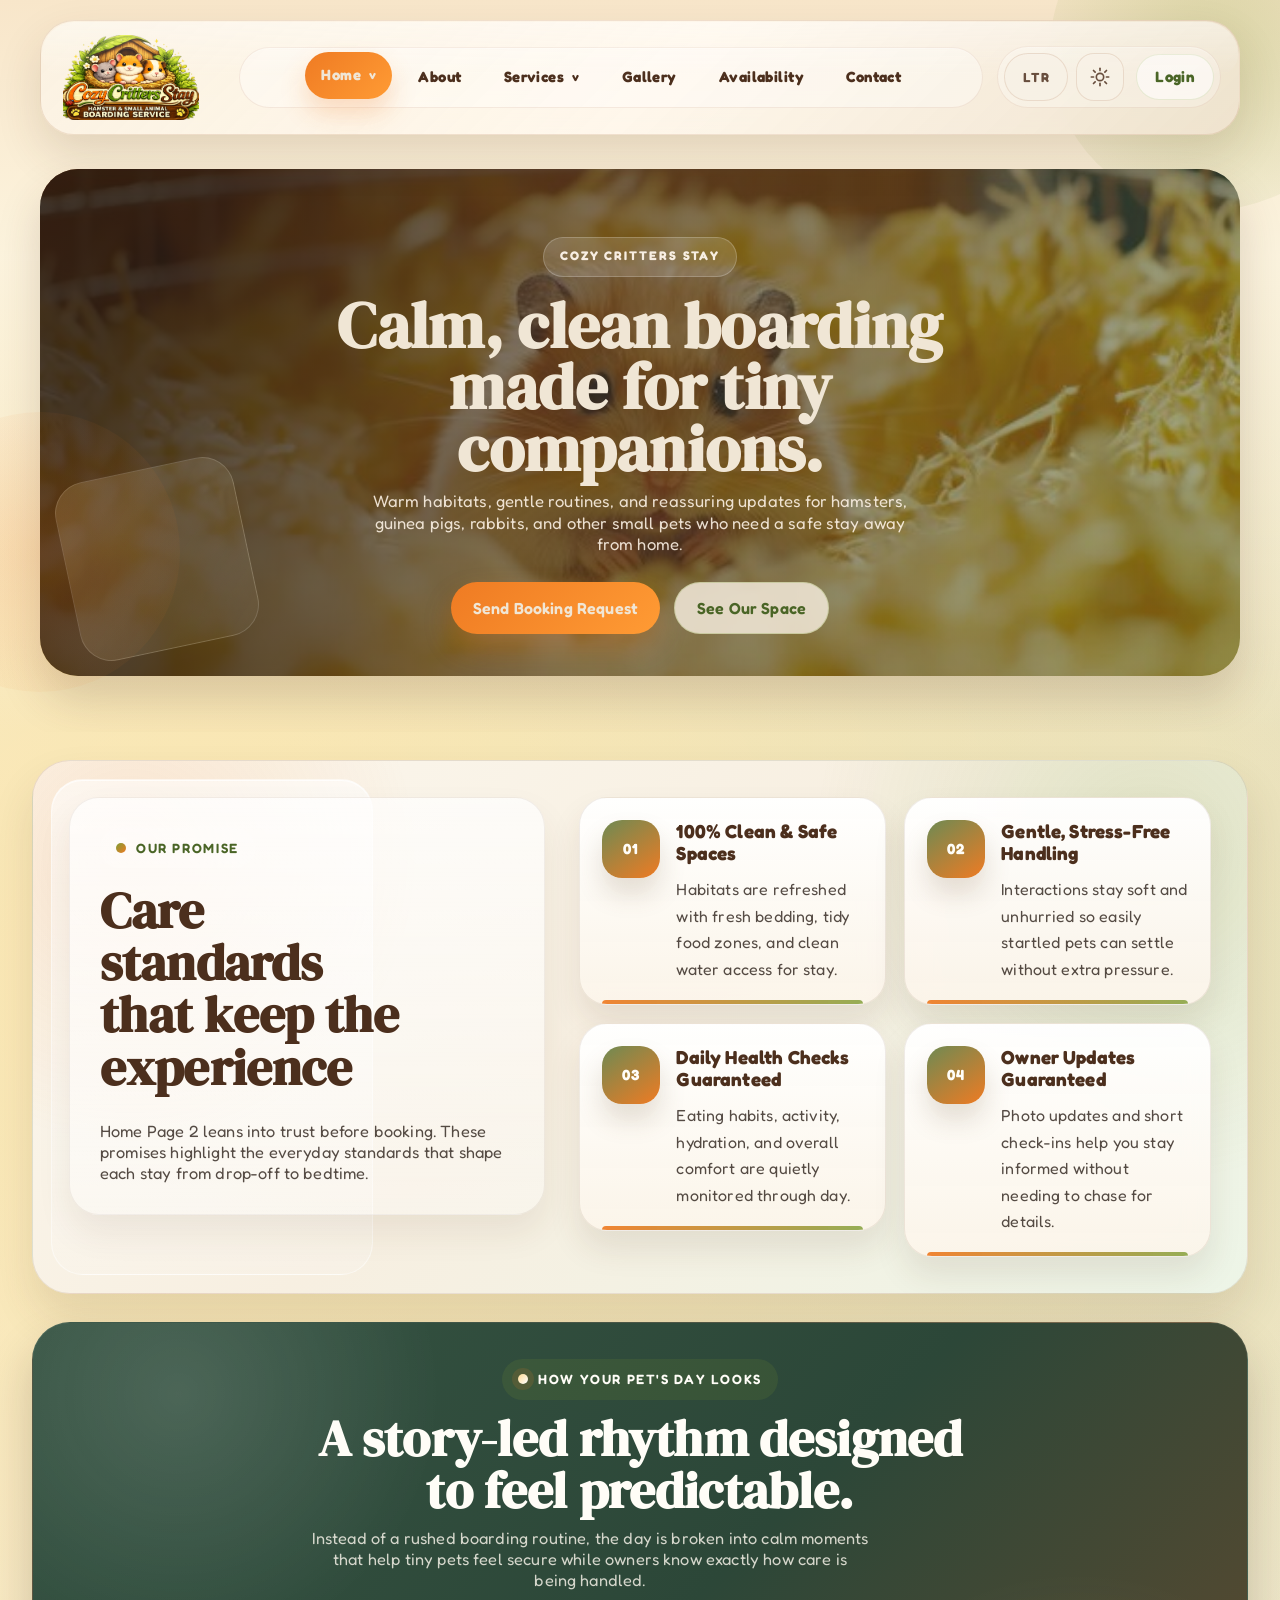
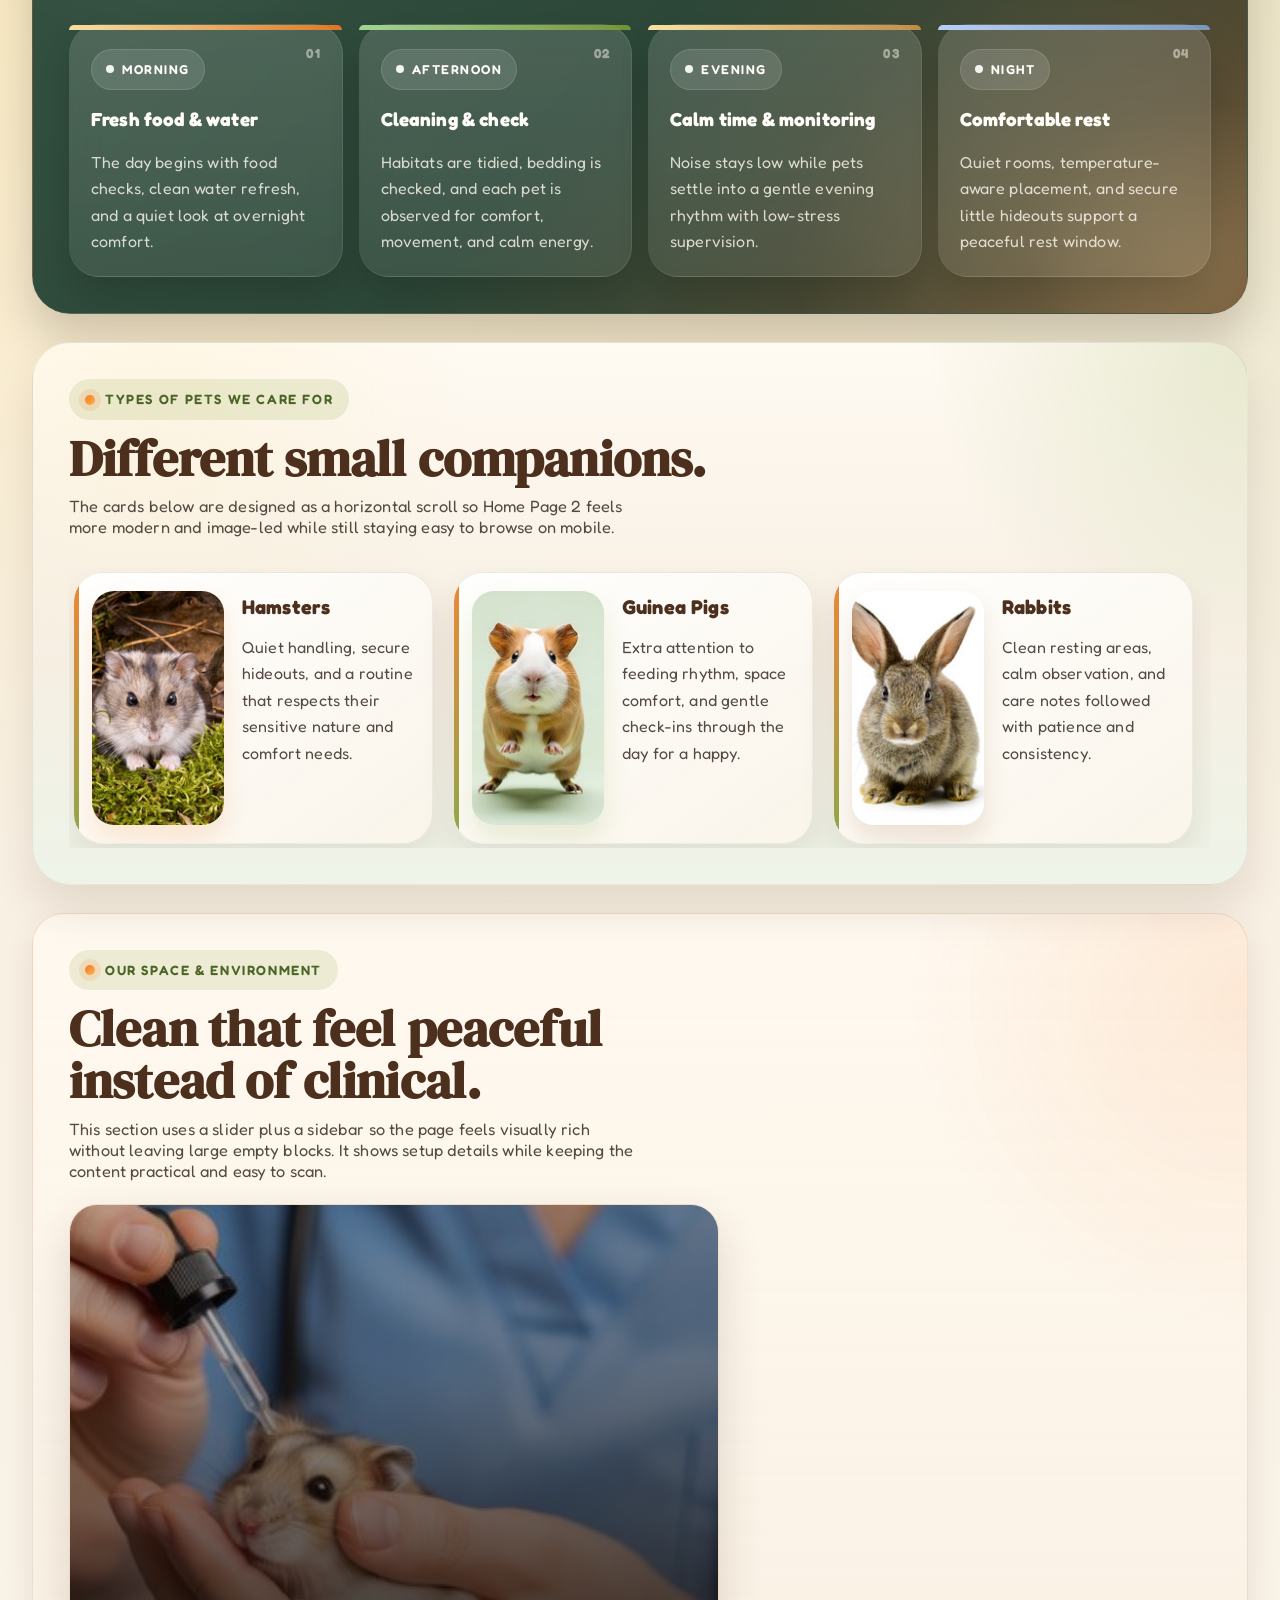
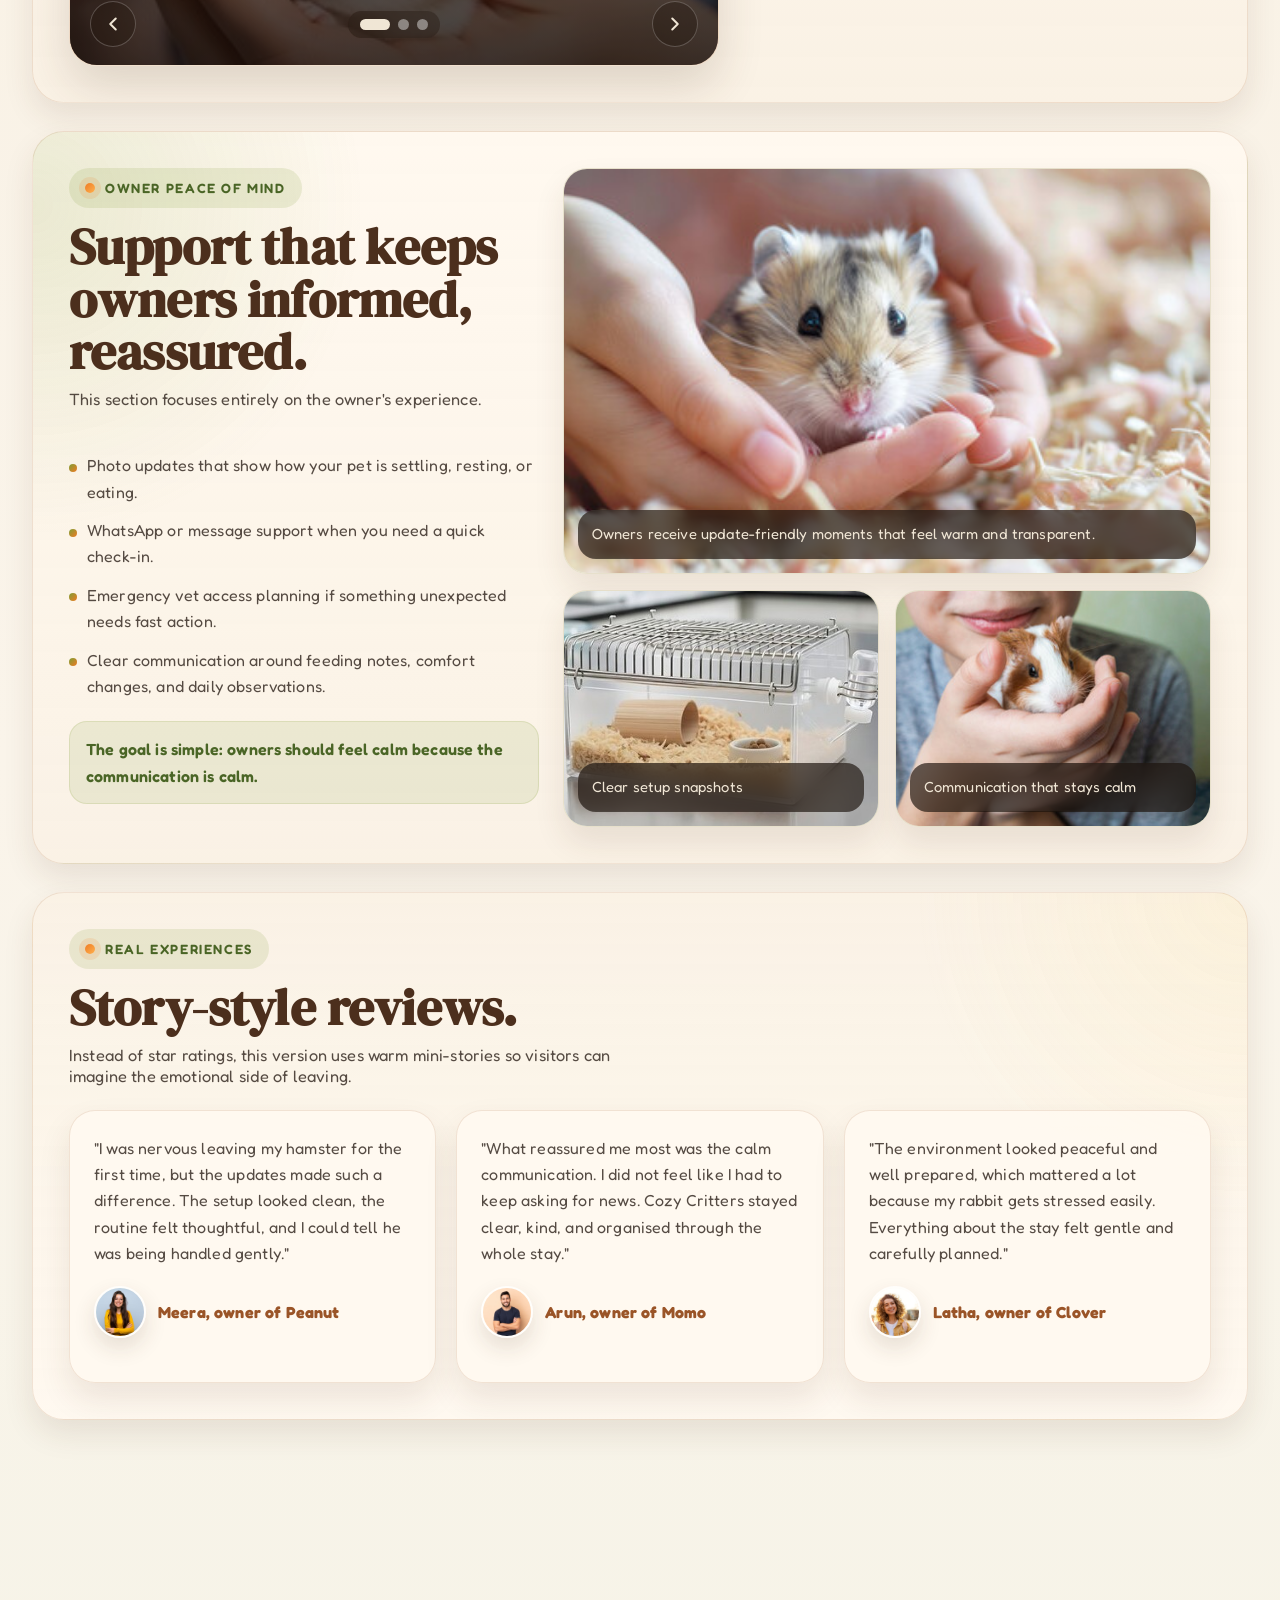
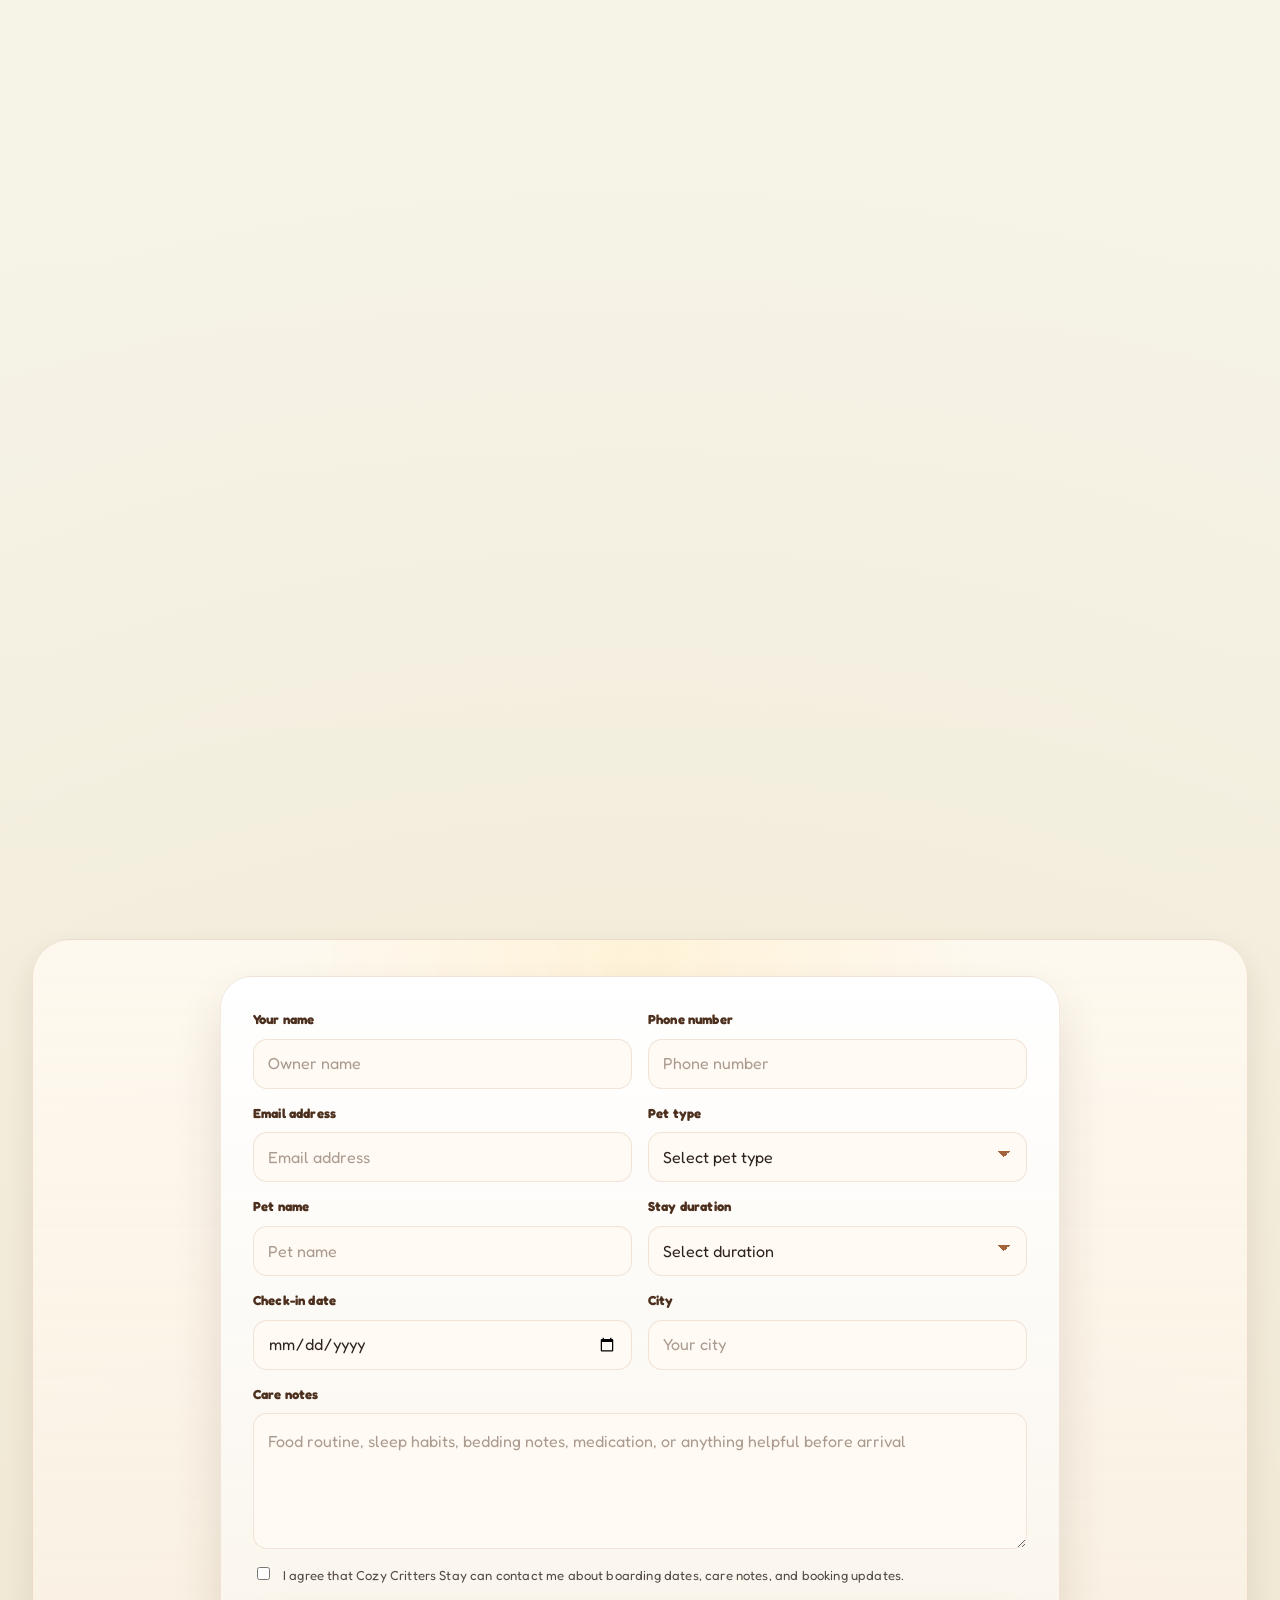
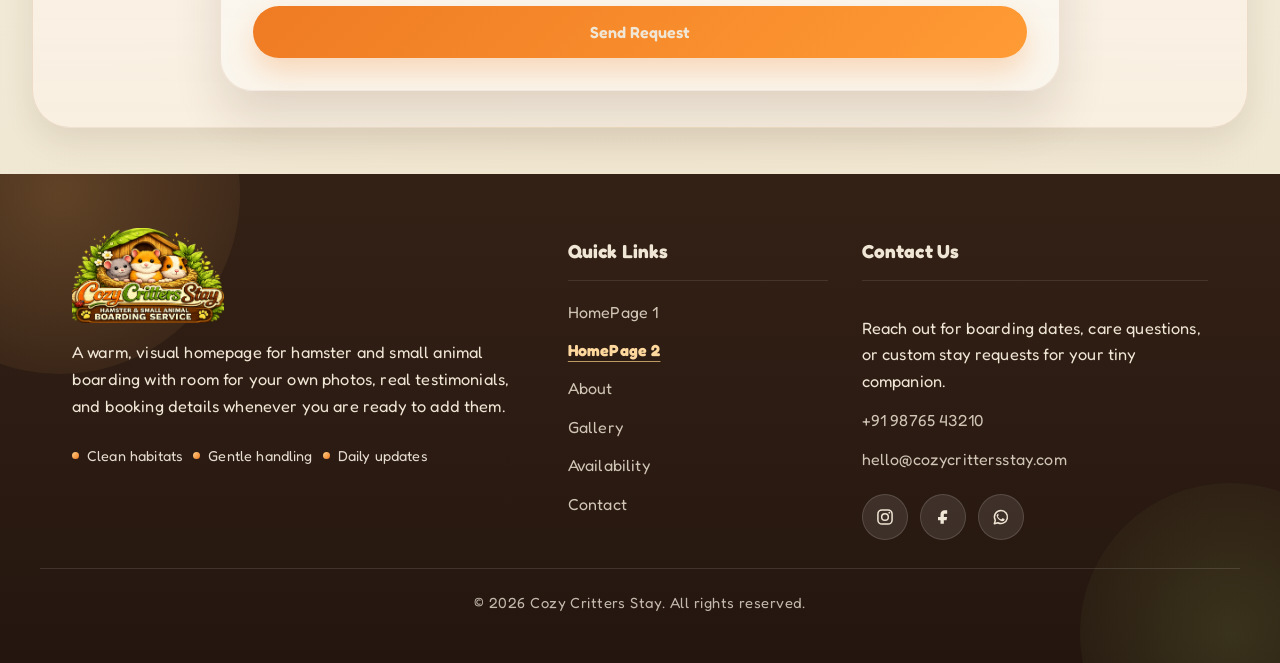
<file: home-2.html>
﻿<!DOCTYPE html>
<html lang="en" dir="ltr">
<head>
  <meta charset="UTF-8">
  <meta name="viewport" content="width=device-width, initial-scale=1.0">
  <title>Cozy Critters Stay | Home 2 Page</title>
  <meta
    name="description"
    content="A trust-first home page for Cozy Critters Stay with expert care details, pet routines, gallery highlights, and owner reassurance."
  >
  
  <link rel="preconnect" href="https://fonts.googleapis.com">
  <link rel="preconnect" href="https://fonts.gstatic.com" crossorigin>
  <link
    href="https://fonts.googleapis.com/css2?family=Fredoka:wght@400;500;600;700&family=DM+Serif+Display:ital@0;1&display=swap"
    rel="stylesheet"
  >
  <script src="js/mode-bootstrap.js"></script>
  <link rel="stylesheet" href="css/style.css?v=20260508-rtl-green-lock">
  <link rel="icon" type="image/png" href="image/logo.png">
  <link rel="apple-touch-icon" href="image/logo.png">
</head>
<body class="home-two-page">
  <header class="hero-shell" id="home">
     <nav class="navbar">
      <a class="brand" href="index.html" aria-label="Cozy Critters Stay home">
        <span class="brand-mark">
          <img src="image/logo.png" alt="Cozy Critters Stay logo">
        </span>
        <span class="brand-copy">
      
      
        </span>
      </a>

      <input type="checkbox" id="menu-toggle" class="menu-toggle">
      <label for="menu-toggle" class="menu-button" aria-label="Open navigation menu">
        <span></span>
        <span></span>
        <span></span>
      </label>

    <div class="nav-links">
        <div class="nav-main">
          <details class="nav-dropdown nav-dropdown--active">
            <summary>Home</summary>
            <div class="dropdown-menu">
              <a href="index.html">HomePage 1</a>
              <a href="home-2.html" class="active" aria-current="page">HomePage 2</a>
            </div>
          </details>
          <a href="about.html">About</a>
          <details class="nav-dropdown">
            <summary>Services</summary>
            <div class="dropdown-menu">
              <a href="suites.html">Suites</a>
              <a href="boarding-services.html#boarding-services">Boarding Services</a>
              <a href="daily-care.html">Daily Care</a>
              <a href="feeding-cleaning.html">Feeding &amp; Cleaning</a>
            </div>
          </details>

          <a href="gallery.html">Gallery</a>
          <a href="avalabilty.html">Availability</a>
          <a href="contact.html">Contact</a>
        </div>

        <div class="nav-tools">
          <div class="nav-preferences" aria-label="Display settings">
            <button class="nav-mode-button" type="button" data-mode-toggle="dir" aria-pressed="false">
              <span class="nav-mode-icon nav-mode-icon--default" aria-hidden="true">
                <svg viewBox="0 0 24 24" focusable="false">
                  <path d="M4 7h10"></path>
                  <path d="M4 12h7"></path>
                  <path d="M4 17h14"></path>
                  <path d="M17 5l3 2-3 2"></path>
                </svg>
              </span>
              <span class="nav-mode-icon nav-mode-icon--active" aria-hidden="true">
                <svg viewBox="0 0 24 24" focusable="false">
                  <path d="M10 6h10"></path>
                  <path d="M7 12h13"></path>
                  <path d="M13 18h7"></path>
                  <path d="M9 4L4 8l5 4"></path>
                </svg>
              </span>
              <span class="sr-only nav-mode-value">LTR</span>
            </button>
            <button class="nav-mode-button" type="button" data-mode-toggle="theme" aria-pressed="false">
              <span class="nav-mode-icon nav-mode-icon--default" aria-hidden="true">
                <svg viewBox="0 0 24 24" focusable="false">
                  <circle cx="12" cy="12" r="4"></circle>
                  <path d="M12 2.5v2.5"></path>
                  <path d="M12 19v2.5"></path>
                  <path d="M4.9 4.9l1.8 1.8"></path>
                  <path d="M17.3 17.3l1.8 1.8"></path>
                  <path d="M2.5 12H5"></path>
                  <path d="M19 12h2.5"></path>
                  <path d="M4.9 19.1l1.8-1.8"></path>
                  <path d="M17.3 6.7l1.8-1.8"></path>
                </svg>
              </span>
              <span class="nav-mode-icon nav-mode-icon--active" aria-hidden="true">
                <svg viewBox="0 0 24 24" focusable="false">
                  <path fill="currentColor" stroke="none" d="M18 15.2A7.2 7.2 0 0 1 8.8 6a7.9 7.9 0 1 0 9.2 9.2Z"></path>
                </svg>
              </span>
              <span class="sr-only nav-mode-value">Light</span>
            </button>
          </div>
          <div class="nav-cta">
            <a class="nav-pill nav-login" href="login.html">Login</a>
          </div>
        </div>
      </div>
    </nav>

    <section class="home-two-page-banner section-shell" aria-label="Home Page 2 banner">
      <div class="home-two-page-banner__content" data-reveal="up">
        <span class="home-two-page-banner__kicker">Cozy Critters Stay</span>
        <h1>Calm, clean boarding made for tiny companions.</h1>
        <p>
          Warm habitats, gentle routines, and reassuring updates for hamsters, guinea pigs,
          rabbits, and other small pets who need a safe stay away from home.
        </p>
        <div class="home-two-page-banner__actions">
          <a class="button primary" href="#booking-request">Send Booking Request</a>
          <a class="button secondary" href="gallery.html">See Our Space</a>
        </div>
      </div>
    </section>
  </header>

  <main class="home-main">
    <section class="trust-section section-shell" id="about">
      <div class="trust-intro" data-reveal="right">
        <span class="section-eyebrow section-eyebrow--light">Our Promise</span>
        <h2>Care standards that keep the experience </h2>
        <p>
          Home Page 2 leans into trust before booking. These promises highlight the everyday standards
          that shape each stay from drop-off to bedtime.
        </p>
      </div>

      <div class="trust-grid">
        <article class="trust-card" data-reveal="up">
          <span class="trust-icon">01</span>
          <h3>100% Clean &amp; Safe Spaces</h3>
          <p>Habitats are refreshed with fresh bedding, tidy food zones, and clean water access for stay.</p>
        </article>
        <article class="trust-card" data-reveal="up" style="--reveal-delay: 0.06s;">
          <span class="trust-icon">02</span>
          <h3>Gentle, Stress-Free Handling</h3>
          <p>Interactions stay soft and unhurried so easily startled pets can settle without extra pressure.</p>
        </article>
        <article class="trust-card" data-reveal="up" style="--reveal-delay: 0.12s;">
          <span class="trust-icon">03</span>
          <h3>Daily Health Checks Guaranteed</h3>
          <p>Eating habits, activity, hydration, and overall comfort are quietly monitored through day.</p>
        </article>
        <article class="trust-card" data-reveal="up" style="--reveal-delay: 0.18s;">
          <span class="trust-icon">04</span>
          <h3>Owner Updates Guaranteed</h3>
          <p>Photo updates and short check-ins help you stay informed without needing to chase for details.</p>
        </article>
      </div>
    </section>

    <section class="routine-section section-shell" id="care-day">
      <div class="section-heading" data-reveal="up">
        <span class="section-eyebrow">How Your Pet's Day Looks</span>
        <h2>A story-led rhythm designed to feel predictable.</h2>
        <p>
          Instead of a rushed boarding routine, the day is broken into calm moments that help tiny pets
          feel secure while owners know exactly how care is being handled.
        </p>
      </div>

      <div class="routine-timeline">
        <article class="routine-step" data-reveal="up">
          <span class="routine-time">Morning</span>
          <h3>Fresh food &amp; water</h3>
          <p>The day begins with food checks, clean water refresh, and a quiet look at overnight comfort.</p>
        </article>
        <article class="routine-step" data-reveal="up" style="--reveal-delay: 0.08s;">
          <span class="routine-time">Afternoon</span>
          <h3>Cleaning &amp; check</h3>
          <p>Habitats are tidied, bedding is checked, and each pet is observed for comfort, movement, and calm energy.</p>
        </article>
        <article class="routine-step" data-reveal="up" style="--reveal-delay: 0.16s;">
          <span class="routine-time">Evening</span>
          <h3>Calm time &amp; monitoring</h3>
          <p>Noise stays low while pets settle into a gentle evening rhythm with low-stress supervision.</p>
        </article>
        <article class="routine-step" data-reveal="up" style="--reveal-delay: 0.24s;">
          <span class="routine-time">Night</span>
          <h3>Comfortable rest</h3>
          <p>Quiet rooms, temperature-aware placement, and secure little hideouts support a peaceful rest window.</p>
        </article>
      </div>
    </section>

    <section class="services-section section-shell pet-types-section" id="pet-types">
      <div class="section-heading" data-reveal="up">
        <span class="section-eyebrow">Types of Pets We Care For</span>
        <h2>Different small companions.</h2>
        <p>
          The cards below are designed as a horizontal scroll so Home Page 2 feels more modern and image-led
          while still staying easy to browse on mobile.
        </p>
      </div>

      <div class="pet-types-track" aria-label="Pet types we care for">
        <article class="pet-type-card" data-reveal="up">
          <figure class="pet-type-media">
            <img src="image/e1.jpg" alt="Hamster care setup with tidy bedding and hideout">
          </figure>
          <h3>Hamsters</h3>
          <p>Quiet handling, secure hideouts, and a routine that respects their sensitive nature and comfort needs.</p>
        </article>

        <article class="pet-type-card" data-reveal="up" style="--reveal-delay: 0.06s;">
          <figure class="pet-type-media">
            <img src="image/e2.jpg" alt="Guinea pig care space with fresh hay and roomy enclosure">
          </figure>
          <h3>Guinea Pigs</h3>
          <p>Extra attention to feeding rhythm, space comfort, and gentle check-ins through the day for a happy.</p>
        </article>

        <article class="pet-type-card" data-reveal="up" style="--reveal-delay: 0.12s;">
          <figure class="pet-type-media">
            <img src="image/e3.jpg" alt="Rabbit care corner with a soft and clean resting space">
          </figure>
          <h3>Rabbits</h3>
          <p>Clean resting areas, calm observation, and care notes followed with patience and consistency.</p>
        </article>

        <article class="pet-type-card" data-reveal="up" style="--reveal-delay: 0.18s;">
          <figure class="pet-type-media">
            <img src="image/b8.jpg" alt="Other small animal enclosure with a carefully prepared habitat">
          </figure>
          <h3>Other Small Animals</h3>
          <p>Routine-led support for little companions that need clear handling notes and careful daily monitoring.</p>
        </article>
      </div>
    </section>

    <section class="story-section section-shell space-gallery-section" id="gallery">
      <div class="space-gallery-layout">
        <div class="space-gallery-main">
          <div class="section-heading" data-reveal="right">
            <div class="story-heading-copy">
              <span class="section-eyebrow">Our Space &amp; Environment</span>
              <h2>Clean that feel peaceful instead of clinical.</h2>
              <p>
                This section uses a slider plus a sidebar so the page feels visually rich without leaving large empty blocks.
                It shows setup details while keeping the content practical and easy to scan.
              </p>
            </div>
          </div>

          <section class="hero-slider setup-slider" data-hero-slider aria-label="Cozy Critters Stay setup gallery">
            <div class="hero-slider-track">
              <article class="hero-slide setup-slide is-active" data-hero-slide aria-hidden="false">
                <img
                  class="hero-slide-image"
                  src="image/b9.jpg"
                  alt="Fresh bedding and a tidy enclosure prepared for a small pet stay"
                >
                <div class="hero-slide-copy setup-slide-copy"></div>
              </article>

              <article class="hero-slide setup-slide" data-hero-slide aria-hidden="true">
                <img
                  class="hero-slide-image"
                  src="image/a8.jpg"
                  alt="Ventilated small-pet enclosure with a clean and airy setup"
                >
                <div class="hero-slide-copy setup-slide-copy"></div>
              </article>

              <article class="hero-slide setup-slide" data-hero-slide aria-hidden="true">
                <img
                  class="hero-slide-image"
                  src="image/a14.jpg"
                  alt="Quiet small pet room arranged for overnight comfort"
                >
                <div class="hero-slide-copy setup-slide-copy"></div>
              </article>
            </div>

            <div class="hero-slider-controls" aria-label="Setup gallery controls">
              <button class="hero-slider-button" type="button" data-slider-prev aria-label="Previous setup image">
                <svg viewBox="0 0 24 24" focusable="false" aria-hidden="true">
                  <path d="M15 6 9 12l6 6"></path>
                </svg>
              </button>

              <div class="hero-slider-dots" aria-label="Choose a setup image">
                <button class="hero-slider-dot is-active" type="button" data-slider-dot aria-label="Show setup image 1" aria-pressed="true"></button>
                <button class="hero-slider-dot" type="button" data-slider-dot aria-label="Show setup image 2" aria-pressed="false"></button>
                <button class="hero-slider-dot" type="button" data-slider-dot aria-label="Show setup image 3" aria-pressed="false"></button>
              </div>

              <button class="hero-slider-button" type="button" data-slider-next aria-label="Next setup image">
                <svg viewBox="0 0 24 24" focusable="false" aria-hidden="true">
                  <path d="m9 6 6 6-6 6"></path>
                </svg>
              </button>
            </div>
          </section>
        </div>

        <aside class="space-sidebar" data-reveal="left" style="--reveal-delay: 0.08s;">
          <article class="space-sidebar-card">
            <span class="updates-support-label">Sidebar Focus</span>
            <strong>Why this layout works</strong>
            <p>It keeps images prominent while the right side delivers practical trust signals without leaving unused space.</p>
          </article>

          <article class="space-sidebar-card">
            <strong>What owners notice first</strong>
            <p>Clean surfaces, clear organisation, calm rooms, and a setup that looks prepared rather than improvised.</p>
          </article>

          <article class="space-sidebar-card">
            <strong>What pets benefit from</strong>
            <p>Less sensory overload, steady routines, and a restful environment that helps small animals settle gently.</p>
          </article>

          <a class="button secondary space-sidebar-cta" href="gallery.html">See Our Setup</a>
        </aside>
      </div>
    </section>

    <section class="updates-section section-shell" id="owner-peace">
      <div class="updates-layout">
        <div class="updates-copy" data-reveal="right">
          <div class="section-heading">
            <span class="section-eyebrow">Owner Peace of Mind</span>
            <h2>Support that keeps owners informed, reassured.</h2>
            <p>
              This section focuses entirely on the owner's experience.
            </p>
          </div>

          <ul class="updates-list">
            <li>Photo updates that show how your pet is settling, resting, or eating.</li>
            <li>WhatsApp or message support when you need a quick check-in.</li>
            <li>Emergency vet access planning if something unexpected needs fast action.</li>
            <li>Clear communication around feeding notes, comfort changes, and daily observations.</li>
          </ul>

          <span class="updates-note">The goal is simple: owners should feel calm because the communication is calm.</span>
        </div>

          <div class="updates-gallery">
            <figure class="updates-card updates-card--wide" data-reveal="left" style="--reveal-delay: 0.18s;">
              <img src="image/e4.jpg" alt="Owner-style update photo showing a tidy pet setup and snack moment">
              <figcaption>Owners receive update-friendly moments that feel warm and transparent.</figcaption>
            </figure>
            <figure class="updates-card" data-reveal="left" style="--reveal-delay: 0.22s;">
              <img src="image/e5.jpg" alt="Clean pet habitat ready for a daily update photo">
              <figcaption>Clear setup snapshots</figcaption>
            </figure>
            <figure class="updates-card" data-reveal="left" style="--reveal-delay: 0.26s;">
              <img src="image/e6.jpg" alt="A calm enclosure image representing owner messaging and care notes">
              <figcaption>Communication that stays calm</figcaption>
            </figure>
          </div>
      </div>
    </section>

    

    <section class="testimonials-section section-shell" id="stories">
      <div class="section-heading" data-reveal="up">
        <span class="section-eyebrow">Real Experiences</span>
        <h2>Story-style reviews.</h2>
        <p>
          Instead of star ratings, this version uses warm mini-stories so visitors can imagine the emotional side
          of leaving.
        </p>
      </div>

      <div class="testimonial-grid">
        <article class="testimonial-card" data-reveal="up">
          <p>
            "I was nervous leaving my hamster for the first time, but the updates made such a difference.
            The setup looked clean, the routine felt thoughtful, and I could tell he was being handled gently."
          </p>
          <div class="testimonial-author">
            <span class="testimonial-avatar">
              <img src="image/t1.jpg" alt="Peanut the hamster">
            </span>
            <strong>Meera, owner of Peanut</strong>
          </div>
        </article>

        <article class="testimonial-card" data-reveal="up" style="--reveal-delay: 0.08s;">
          <p>
            "What reassured me most was the calm communication. I did not feel like I had to keep asking for news.
            Cozy Critters stayed clear, kind, and organised through the whole stay."
          </p>
          <div class="testimonial-author">
            <span class="testimonial-avatar">
              <img src="image/t2.jpg" alt="Momo the guinea pig">
            </span>
            <strong>Arun, owner of Momo</strong>
          </div>
        </article>

        <article class="testimonial-card" data-reveal="up" style="--reveal-delay: 0.16s;">
          <p>
            "The environment looked peaceful and well prepared, which mattered a lot because my rabbit gets stressed easily.
            Everything about the stay felt gentle and carefully planned."
          </p>
          <div class="testimonial-author">
            <span class="testimonial-avatar">
              <img src="image/t3.jpg" alt="Clover the rabbit">
            </span>
            <strong>Latha, owner of Clover</strong>
          </div>
        </article>
      </div>
    </section>
    <section class="faq-support-section section-shell" id="prepare">
      <div class="section-heading faq-support-heading" data-reveal="up">
        <span class="section-eyebrow">Frequently Asked Questions</span>
        <h2>Helpful answers before you book.</h2>
        <p>
          These are the questions owners usually ask first when arranging a stay for a hamster,
          rabbit, guinea pig, or another small companion.
        </p>
      </div>

      <div class="faq-support-list" data-reveal="up" style="--reveal-delay: 0.06s;">
        <details class="faq-support-item" open>
          <summary>How do I book a stay for my pet?</summary>
          <div class="faq-support-answer">
            Share your dates, pet type, and any comfort notes using the form above. We then reply with availability,
            care expectations, and the next simple steps for confirming the stay.
          </div>
        </details>

        <details class="faq-support-item">
          <summary>What should I bring at drop-off?</summary>
          <div class="faq-support-answer">
            Bring your pet's usual food, any important care instructions, and comfort items that help the enclosure
            feel familiar and low-stress from the start.
          </div>
        </details>

        <details class="faq-support-item">
          <summary>How do you keep small pets calm and comfortable?</summary>
          <div class="faq-support-answer">
            We follow soft handling, tidy habitats, temperature-aware placement, and daily routine checks so little
            companions settle gently instead of feeling overstimulated.
          </div>
        </details>

        <details class="faq-support-item">
          <summary>Will I receive updates during the stay?</summary>
          <div class="faq-support-answer">
            Yes. Owners receive warm, clear updates about settling, eating, rest, and general comfort so you never
            feel left guessing about how the stay is going.
          </div>
        </details>
      </div>
      </section>
    </main>

    <section class="booking-highlight-section section-shell" aria-label="Booking highlight">
      <div class="booking-request-banner" data-reveal="up">
        <span class="booking-request-orb booking-request-orb--left" aria-hidden="true"></span>
        <span class="booking-request-orb booking-request-orb--right" aria-hidden="true"></span>

        <figure class="booking-pet booking-pet--left">
          <img src="image/b4.png" alt="Sleeping hamster resting in a woven hideout">
        </figure>

        <div class="booking-request-copy">
          <span class="section-eyebrow section-eyebrow--light">Home Page 2 Highlight</span>
          <h2>Reserve a calm, clean stay for your small pet.</h2>
          <p>
            Share your dates, pet details, and comfort notes. We will reply with the best stay option
            for your hamster, guinea pig, rabbit, or other tiny companion.
          </p>
        </div>

        <figure class="booking-pet booking-pet--right">
          <img src="image/beautiful-guinea-pig-pet-portrait (1).jpg" alt="Guinea pig portrait ready for a cozy boarding stay">
        </figure>
      </div>
    </section>

    <section class="booking-request-section section-shell" id="booking-request" aria-label="Booking request form">
      <form class="booking-request-form-card" data-reveal="up" style="--reveal-delay: 0.06s;">
        <div class="booking-request-grid">
          <label class="booking-request-field">
            <span>Your name</span>
            <input type="text" name="owner_name" placeholder="Owner name">
          </label>

          <label class="booking-request-field">
            <span>Phone number</span>
            <input type="tel" name="phone" placeholder="Phone number">
          </label>

          <label class="booking-request-field">
            <span>Email address</span>
            <input type="email" name="email" placeholder="Email address">
          </label>

          <label class="booking-request-field">
            <span>Pet type</span>
            <select name="pet_type">
              <option value="" selected disabled>Select pet type</option>
              <option>Hamster</option>
              <option>Guinea Pig</option>
              <option>Rabbit</option>
              <option>Other Small Animal</option>
            </select>
          </label>

          <label class="booking-request-field">
            <span>Pet name</span>
            <input type="text" name="pet_name" placeholder="Pet name">
          </label>

          <label class="booking-request-field">
            <span>Stay duration</span>
            <select name="stay_duration">
              <option value="" selected disabled>Select duration</option>
              <option>Day care</option>
              <option>1 to 3 days</option>
              <option>4 to 7 days</option>
              <option>More than a week</option>
            </select>
          </label>

          <label class="booking-request-field">
            <span>Check-in date</span>
            <input type="date" name="check_in">
          </label>

          <label class="booking-request-field">
            <span>City</span>
            <input type="text" name="city" placeholder="Your city">
          </label>

          <label class="booking-request-field booking-request-field--full">
            <span>Care notes</span>
            <textarea name="care_notes" rows="4" placeholder="Food routine, sleep habits, bedding notes, medication, or anything helpful before arrival"></textarea>
          </label>
        </div>

        <label class="booking-request-consent">
          <input type="checkbox" name="consent">
          <span>I agree that Cozy Critters Stay can contact me about boarding dates, care notes, and booking updates.</span>
        </label>

        <div class="booking-request-actions">
          <button class="button primary" type="submit">Send Request</button>
        </div>
      </form>
    </section>
  
 <footer class="site-footer" id="contact">
    <div class="footer-shell">
      <div class="footer-branding" data-reveal="up">
        <a class="footer-brand-head" href="index.html" aria-label="Go to home">
          <img src="image/logo.png" alt="Cozy Critters Stay logo">
          <div>
            
            <p class="footer-tagline">
          </div>
        </a>
        <p>
          A warm, visual homepage for hamster and small animal boarding with room for your own photos,
          real testimonials, and booking details whenever you are ready to add them.
        </p>
        <div class="footer-badges" aria-label="Service highlights">
          <span>Clean habitats</span>
          <span>Gentle handling</span>
          <span>Daily updates</span>
        </div>
      </div>

      <div class="footer-links footer-quick" data-reveal="up" style="--reveal-delay: 0.08s;">
        <h3>Quick Links</h3>
        <a href="index.html">HomePage 1</a>
        <a href="home-2.html" class="active" aria-current="page">HomePage 2</a>
        <a href="about.html">About</a>
        <a href="gallery.html">Gallery</a>
        <a href="avalabilty.html">Availability</a>
        <a href="contact.html">Contact</a>
      </div>

      <div class="footer-links footer-contact" data-reveal="up" style="--reveal-delay: 0.16s;">
        <h3>Contact Us</h3>
        <p>Reach out for boarding dates, care questions, or custom stay requests for your tiny companion.</p>
        <a href="tel:+919876543210">+91 98765 43210</a>
        <a href="mailto:hello@cozycrittersstay.com">hello@cozycrittersstay.com</a>
        <div class="footer-socials" aria-label="Social media links">
          <a href="#" aria-label="Instagram">
            <svg viewBox="0 0 24 24" aria-hidden="true" focusable="false">
              <rect x="3.5" y="3.5" width="17" height="17" rx="5"></rect>
              <circle cx="12" cy="12" r="4"></circle>
              <circle cx="17.2" cy="6.8" r="1.1" fill="currentColor" stroke="none"></circle>
            </svg>
          </a>
          <a href="#" aria-label="Facebook">
            <svg viewBox="0 0 24 24" aria-hidden="true" focusable="false">
              <path fill="currentColor" stroke="none" d="M14 8h3V4h-3c-3 0-5 2-5 5v3H6v4h3v4h4v-4h3.2l.8-4H13V9c0-.7.3-1 1-1Z"></path>
            </svg>
          </a>
          <a href="#" aria-label="WhatsApp">
            <svg viewBox="0 0 24 24" aria-hidden="true" focusable="false">
              <path d="M12 4.2a7.8 7.8 0 0 0-6.8 11.7L4 20l4.3-1.1A7.8 7.8 0 1 0 12 4.2Z"></path>
              <path fill="currentColor" stroke="none" d="M9.4 8.7c-.2-.4-.4-.4-.6-.4h-.5c-.2 0-.5.1-.7.4-.2.3-.8.8-.8 1.9 0 1.1.8 2.2.9 2.3.1.1 1.6 2.6 4 3.5 2 .8 2.4.6 2.9.5.4-.1 1.3-.6 1.5-1.2.2-.6.2-1.1.1-1.2-.1-.1-.3-.2-.7-.4-.4-.2-1.3-.6-1.5-.6-.2-.1-.4-.1-.6.2-.2.3-.7.9-.8 1-.2.2-.3.2-.6.1-.3-.2-1.2-.4-2.2-1.4-.8-.7-1.3-1.6-1.5-1.9-.2-.3 0-.4.1-.6.1-.1.2-.3.4-.4.1-.2.2-.3.3-.5.1-.2 0-.4 0-.6-.1-.1-.6-1.4-.8-1.9Z"></path>
            </svg>
          </a>
        </div>
      </div>
    </div>

    <div class="footer-bottom">
      <p>&copy; 2026 Cozy Critters Stay. All rights reserved.</p>
    </div>
  </footer>


  <script src="js/header-modes.js?v=20260508-responsive-lock"></script>
  <script src="js/hero-slider.js"></script>
</body>
</html>
</file>
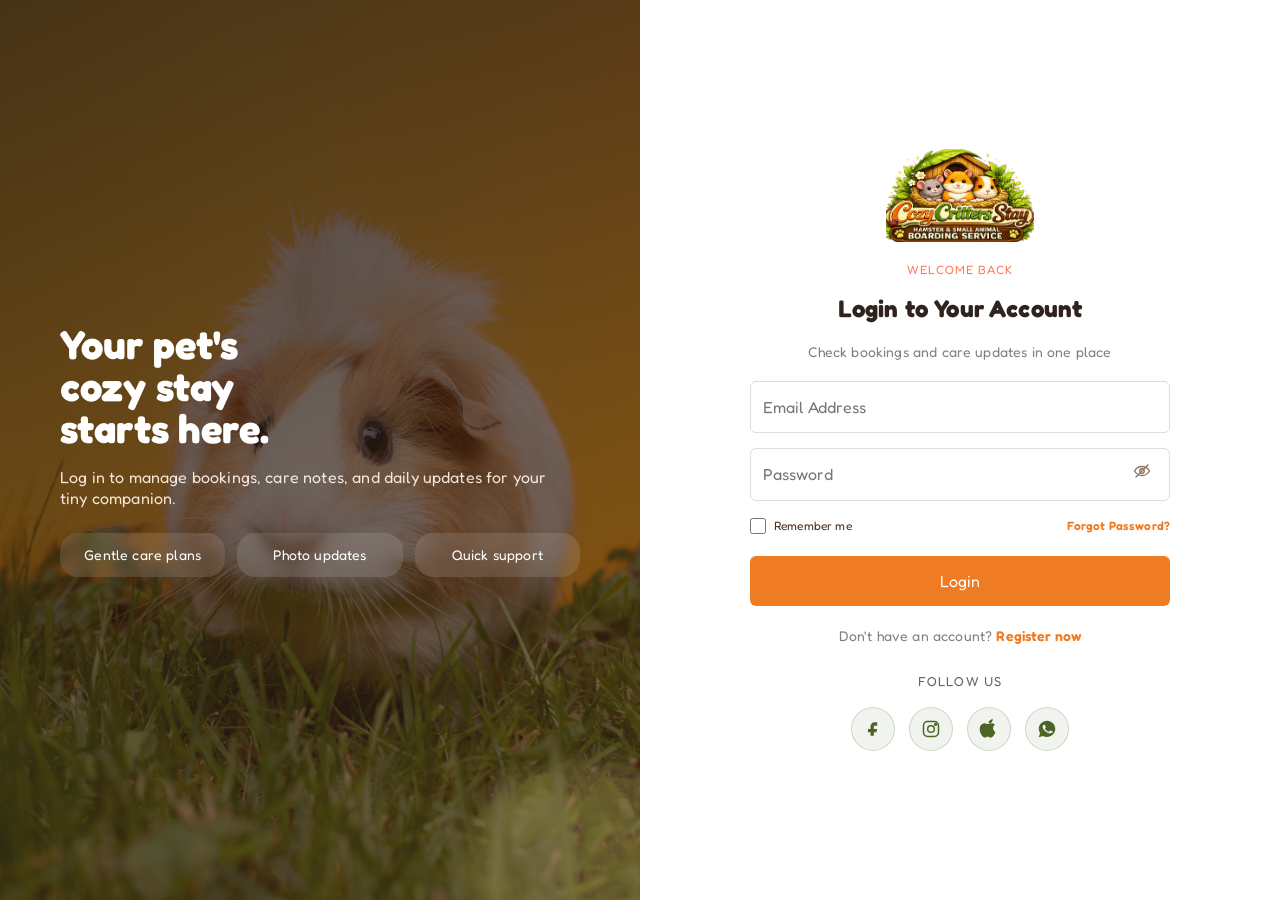
<file: login.html>
﻿<!DOCTYPE html>
<html lang="en" dir="ltr">
<head>
  <meta charset="UTF-8">
  <meta name="viewport" content="width=device-width, initial-scale=1.0">
  <title>Login | Cozy Critters Stay</title>
  <meta
    name="description"
    content="Login to Cozy Critters Stay to manage bookings, care notes, and tiny companion updates."
  >
  <link rel="preconnect" href="https://fonts.googleapis.com">
  <link rel="preconnect" href="https://fonts.gstatic.com" crossorigin>
  <link
    href="https://fonts.googleapis.com/css2?family=Fredoka:wght@400;500;600;700&family=DM+Serif+Display:ital@0;1&display=swap"
    rel="stylesheet"
  >
  <script src="js/mode-bootstrap.js"></script>
  <link rel="stylesheet" href="css/style.css?v=20260508-rtl-green-lock">
  <link rel="icon" type="image/png" href="image/logo.png">
  <link rel="apple-touch-icon" href="image/logo.png">
</head>
<body class="auth-page auth-page--login">

<div class="container">

  <!-- LEFT SIDE -->
  <div class="left">
    <div class="overlay">
      <h1>Your pet's cozy stay starts here.</h1>
      <p>Log in to manage bookings, care notes, and daily updates for your tiny companion.</p>

      <div class="features">
        <div>Gentle care plans</div>
        <div>Photo updates</div>
        <div>Quick support</div>
      </div>
    </div>
  </div>

  <!-- RIGHT SIDE -->
  <div class="right">
    
    <!-- LOGO -->
    <div class="logo">
      <a href="index.html" aria-label="Go to home page">
        <img src="image/logo.png" alt="Cozy Critters Stay logo">
      </a>
    </div>

    <div class="login-box">
      <span class="welcome">WELCOME BACK</span>
      <h2>Login to Your Account</h2>
      <p>Check bookings and care updates in one place</p>

      <form>
        <input type="email" placeholder="Email Address" autocomplete="email">
        <div class="password-field">
          <input type="password" placeholder="Password" autocomplete="current-password">
          <button class="password-toggle" type="button" aria-label="Show password" aria-pressed="false">
            <svg viewBox="0 0 24 24" aria-hidden="true">
              <path d="M2 12s3.6-6 10-6 10 6 10 6-3.6 6-10 6-10-6-10-6Z"></path>
              <circle cx="12" cy="12" r="3"></circle>
              <path class="password-toggle__slash" d="M4 20 20 4"></path>
            </svg>
            <span class="sr-only">Toggle password visibility</span>
          </button>
        </div>

        <div class="options">
          <label class="remember-option">
            <input type="checkbox">
            <span>Remember me</span>
          </label>
          <a class="forgot-link" href="#">Forgot Password?</a>
        </div>

        <button>Login</button>
        <p class="auth-switch">Don't have an account? <a href="register.html">Register now</a></p>
      </form>

      <div class="auth-social">
        <p>Follow us</p>
        <div class="auth-social__links">
          <a href="#" aria-label="Facebook">
            <svg viewBox="0 0 24 24" aria-hidden="true">
              <path d="M14 8h3V4h-3c-2.8 0-5 2.2-5 5v3H6v4h3v4h4v-4h3l1-4h-4V9c0-.6.4-1 1-1Z"/>
            </svg>
          </a>
          <a href="#" aria-label="Instagram">
            <svg viewBox="0 0 24 24" aria-hidden="true">
              <rect x="3" y="3" width="18" height="18" rx="5"/>
              <circle cx="12" cy="12" r="4"/>
              <circle cx="17.5" cy="6.5" r="1"/>
            </svg>
          </a>
          <a href="#" aria-label="Apple">
            <svg viewBox="0 0 24 24" aria-hidden="true">
              <path fill="currentColor" stroke="none" d="M15.1 3.8c.9-1 1.5-2.3 1.4-3.8-1.3.1-2.7.9-3.6 1.9-.8.9-1.5 2.2-1.3 3.5 1.4.1 2.7-.7 3.5-1.6Zm4.4 12.8c-.5 1.1-.8 1.5-1.5 2.5-1 1.4-2.3 3.2-3.9 3.2-1.4 0-1.8-.9-3.6-.9s-2.2.9-3.6.9c-1.6 0-2.8-1.6-3.8-3-2.7-3.9-3-8.5-1.3-11.2 1.2-1.9 3.1-3 4.9-3 1.8 0 2.9 1 4.4 1 1.4 0 2.2-1 4.3-1 .5 0 2.5.1 3.8 1.9-3.3 1.8-2.8 6.6.3 8.6Z"/>
            </svg>
          </a>
          <a href="#" aria-label="WhatsApp">
            <svg viewBox="0 0 24 24" aria-hidden="true">
              <path fill="currentColor" stroke="none" d="M12.04 2C6.58 2 2.15 6.38 2.15 11.79c0 1.87.54 3.69 1.57 5.26L2 22l5.12-1.65a9.96 9.96 0 0 0 4.92 1.26h.01c5.46 0 9.89-4.38 9.89-9.79C21.94 6.38 17.5 2 12.04 2Zm5.77 13.86c-.24.67-1.35 1.28-1.87 1.37-.48.08-1.08.11-1.74-.1-.4-.13-.91-.3-1.57-.58-2.77-1.19-4.57-4.02-4.71-4.2-.14-.18-1.12-1.48-1.12-2.83 0-1.35.71-2.02.96-2.3.25-.27.54-.34.72-.34h.52c.17 0 .41-.06.64.49.24.58.81 1.99.88 2.14.07.15.12.32.02.51-.1.18-.15.29-.3.45-.15.16-.31.36-.44.49-.15.15-.31.31-.13.6.18.3.81 1.33 1.75 2.15 1.21 1.04 2.22 1.36 2.53 1.51.31.15.49.13.67-.08.18-.21.78-.9.99-1.21.2-.3.41-.26.7-.16.29.1 1.83.86 2.14 1.01.31.15.52.22.59.35.07.13.07.79-.17 1.46Z"></path>
            </svg>
          </a>
        </div>
      </div>

    </div>
  </div>

</div>

  <script src="js/auth-password-toggle.js"></script>
  <script src="js/header-modes.js?v=20260508-responsive-lock"></script>
</body>
</html>
</file>
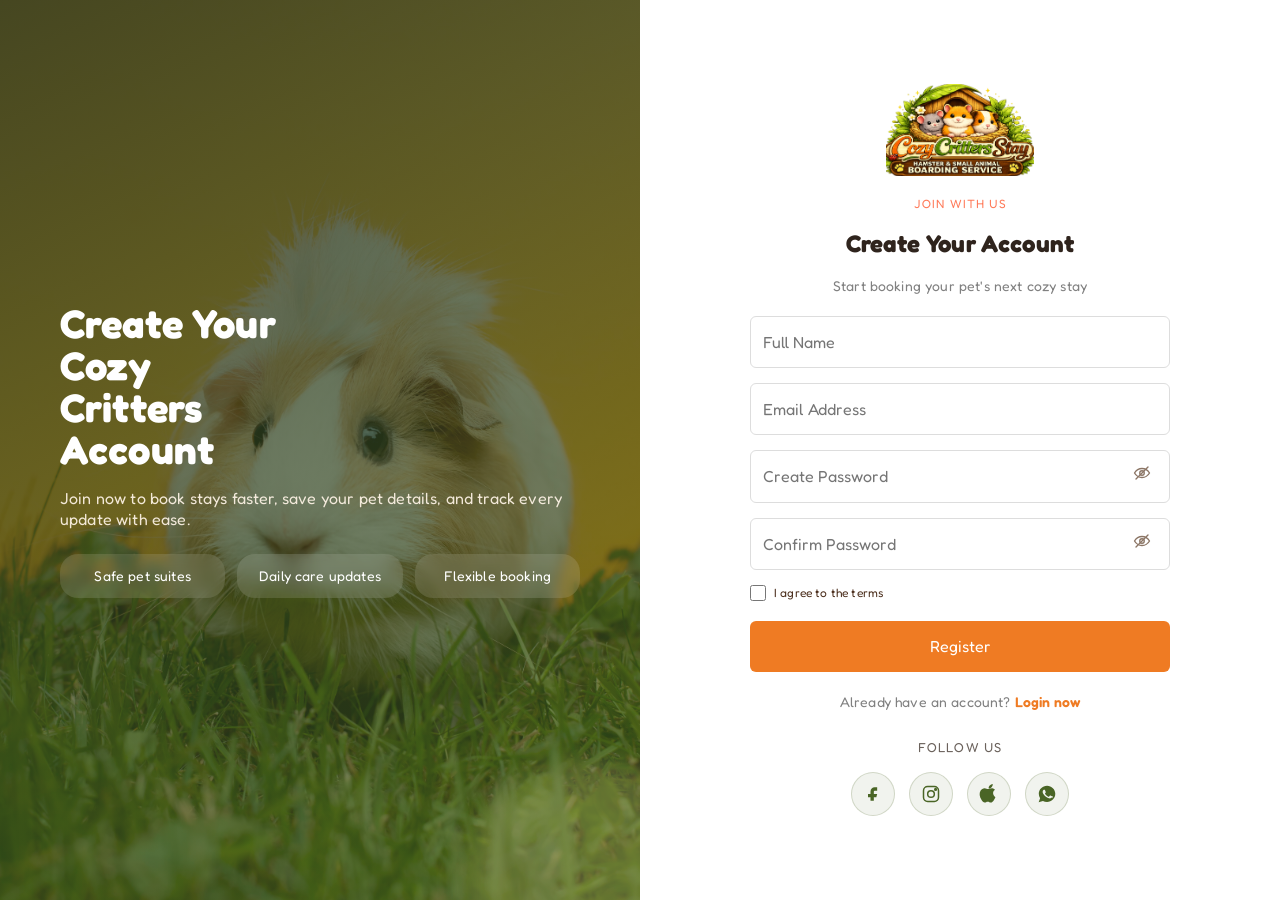
<file: register.html>
﻿<!DOCTYPE html>
<html lang="en" dir="ltr">
<head>
  <meta charset="UTF-8">
  <meta name="viewport" content="width=device-width, initial-scale=1.0">
  <title>Register | Cozy Critters Stay</title>
  <meta
    name="description"
    content="Create your Cozy Critters Stay account to manage bookings, pet care updates, and reservation details."
  >
  <link rel="preconnect" href="https://fonts.googleapis.com">
  <link rel="preconnect" href="https://fonts.gstatic.com" crossorigin>
  <link
    href="https://fonts.googleapis.com/css2?family=Fredoka:wght@400;500;600;700&family=DM+Serif+Display:ital@0;1&display=swap"
    rel="stylesheet"
  >
  <script src="js/mode-bootstrap.js"></script>
  <link rel="stylesheet" href="css/style.css?v=20260508-rtl-green-lock">
  <link rel="icon" type="image/png" href="image/logo.png">
  <link rel="apple-touch-icon" href="image/logo.png">
</head>
<body class="auth-page auth-page--register">

<div class="container">

  <div class="left">
    <div class="overlay">
      <h1>Create Your Cozy Critters Account</h1>
      <p>Join now to book stays faster, save your pet details, and track every update with ease.</p>

      <div class="features">
        <div>Safe pet suites</div>
        <div>Daily care updates</div>
        <div>Flexible booking</div>
      </div>
    </div>
  </div>

  <div class="right">
    <div class="logo">
      <a href="index.html" aria-label="Go to home page">
        <img src="image/logo.png" alt="Cozy Critters Stay logo">
      </a>
    </div>

    <div class="login-box">
      <span class="welcome">JOIN WITH US</span>
      <h2>Create Your Account</h2>
      <p>Start booking your pet's next cozy stay</p>

      <form>
        <input type="text" placeholder="Full Name" autocomplete="name">
        <input type="email" placeholder="Email Address" autocomplete="email">
        <div class="password-field">
          <input type="password" placeholder="Create Password" autocomplete="new-password">
          <button class="password-toggle" type="button" aria-label="Show password" aria-pressed="false">
            <svg viewBox="0 0 24 24" aria-hidden="true">
              <path d="M2 12s3.6-6 10-6 10 6 10 6-3.6 6-10 6-10-6-10-6Z"></path>
              <circle cx="12" cy="12" r="3"></circle>
              <path class="password-toggle__slash" d="M4 20 20 4"></path>
            </svg>
            <span class="sr-only">Toggle password visibility</span>
          </button>
        </div>
        <div class="password-field">
          <input type="password" placeholder="Confirm Password" autocomplete="new-password">
          <button class="password-toggle" type="button" aria-label="Show password" aria-pressed="false">
            <svg viewBox="0 0 24 24" aria-hidden="true">
              <path d="M2 12s3.6-6 10-6 10 6 10 6-3.6 6-10 6-10-6-10-6Z"></path>
              <circle cx="12" cy="12" r="3"></circle>
              <path class="password-toggle__slash" d="M4 20 20 4"></path>
            </svg>
            <span class="sr-only">Toggle password visibility</span>
          </button>
        </div>

        <div class="options">
          <label class="remember-option">
            <input type="checkbox">
            <span>I agree to the terms</span>
          </label>
        </div>

        <button type="submit">Register</button>
        <p class="auth-switch">Already have an account? <a href="login.html">Login now</a></p>
      </form>

      <div class="auth-social">
        <p>Follow us</p>
        <div class="auth-social__links">
          <a href="#" aria-label="Facebook">
            <svg viewBox="0 0 24 24" aria-hidden="true">
              <path d="M14 8h3V4h-3c-2.8 0-5 2.2-5 5v3H6v4h3v4h4v-4h3l1-4h-4V9c0-.6.4-1 1-1Z"/>
            </svg>
          </a>
          <a href="#" aria-label="Instagram">
            <svg viewBox="0 0 24 24" aria-hidden="true">
              <rect x="3" y="3" width="18" height="18" rx="5"/>
              <circle cx="12" cy="12" r="4"/>
              <circle cx="17.5" cy="6.5" r="1"/>
            </svg>
          </a>
          <a href="#" aria-label="Apple">
            <svg viewBox="0 0 24 24" aria-hidden="true">
              <path fill="currentColor" stroke="none" d="M15.1 3.8c.9-1 1.5-2.3 1.4-3.8-1.3.1-2.7.9-3.6 1.9-.8.9-1.5 2.2-1.3 3.5 1.4.1 2.7-.7 3.5-1.6Zm4.4 12.8c-.5 1.1-.8 1.5-1.5 2.5-1 1.4-2.3 3.2-3.9 3.2-1.4 0-1.8-.9-3.6-.9s-2.2.9-3.6.9c-1.6 0-2.8-1.6-3.8-3-2.7-3.9-3-8.5-1.3-11.2 1.2-1.9 3.1-3 4.9-3 1.8 0 2.9 1 4.4 1 1.4 0 2.2-1 4.3-1 .5 0 2.5.1 3.8 1.9-3.3 1.8-2.8 6.6.3 8.6Z"/>
            </svg>
          </a>
          <a href="#" aria-label="WhatsApp">
            <svg viewBox="0 0 24 24" aria-hidden="true">
              <path fill="currentColor" stroke="none" d="M12.04 2C6.58 2 2.15 6.38 2.15 11.79c0 1.87.54 3.69 1.57 5.26L2 22l5.12-1.65a9.96 9.96 0 0 0 4.92 1.26h.01c5.46 0 9.89-4.38 9.89-9.79C21.94 6.38 17.5 2 12.04 2Zm5.77 13.86c-.24.67-1.35 1.28-1.87 1.37-.48.08-1.08.11-1.74-.1-.4-.13-.91-.3-1.57-.58-2.77-1.19-4.57-4.02-4.71-4.2-.14-.18-1.12-1.48-1.12-2.83 0-1.35.71-2.02.96-2.3.25-.27.54-.34.72-.34h.52c.17 0 .41-.06.64.49.24.58.81 1.99.88 2.14.07.15.12.32.02.51-.1.18-.15.29-.3.45-.15.16-.31.36-.44.49-.15.15-.31.31-.13.6.18.3.81 1.33 1.75 2.15 1.21 1.04 2.22 1.36 2.53 1.51.31.15.49.13.67-.08.18-.21.78-.9.99-1.21.2-.3.41-.26.7-.16.29.1 1.83.86 2.14 1.01.31.15.52.22.59.35.07.13.07.79-.17 1.46Z"></path>
            </svg>
          </a>
        </div>
      </div>
    </div>
  </div>

</div>

  <script src="js/auth-password-toggle.js"></script>
  <script src="js/header-modes.js?v=20260508-responsive-lock"></script>
</body>
</html>
</file>
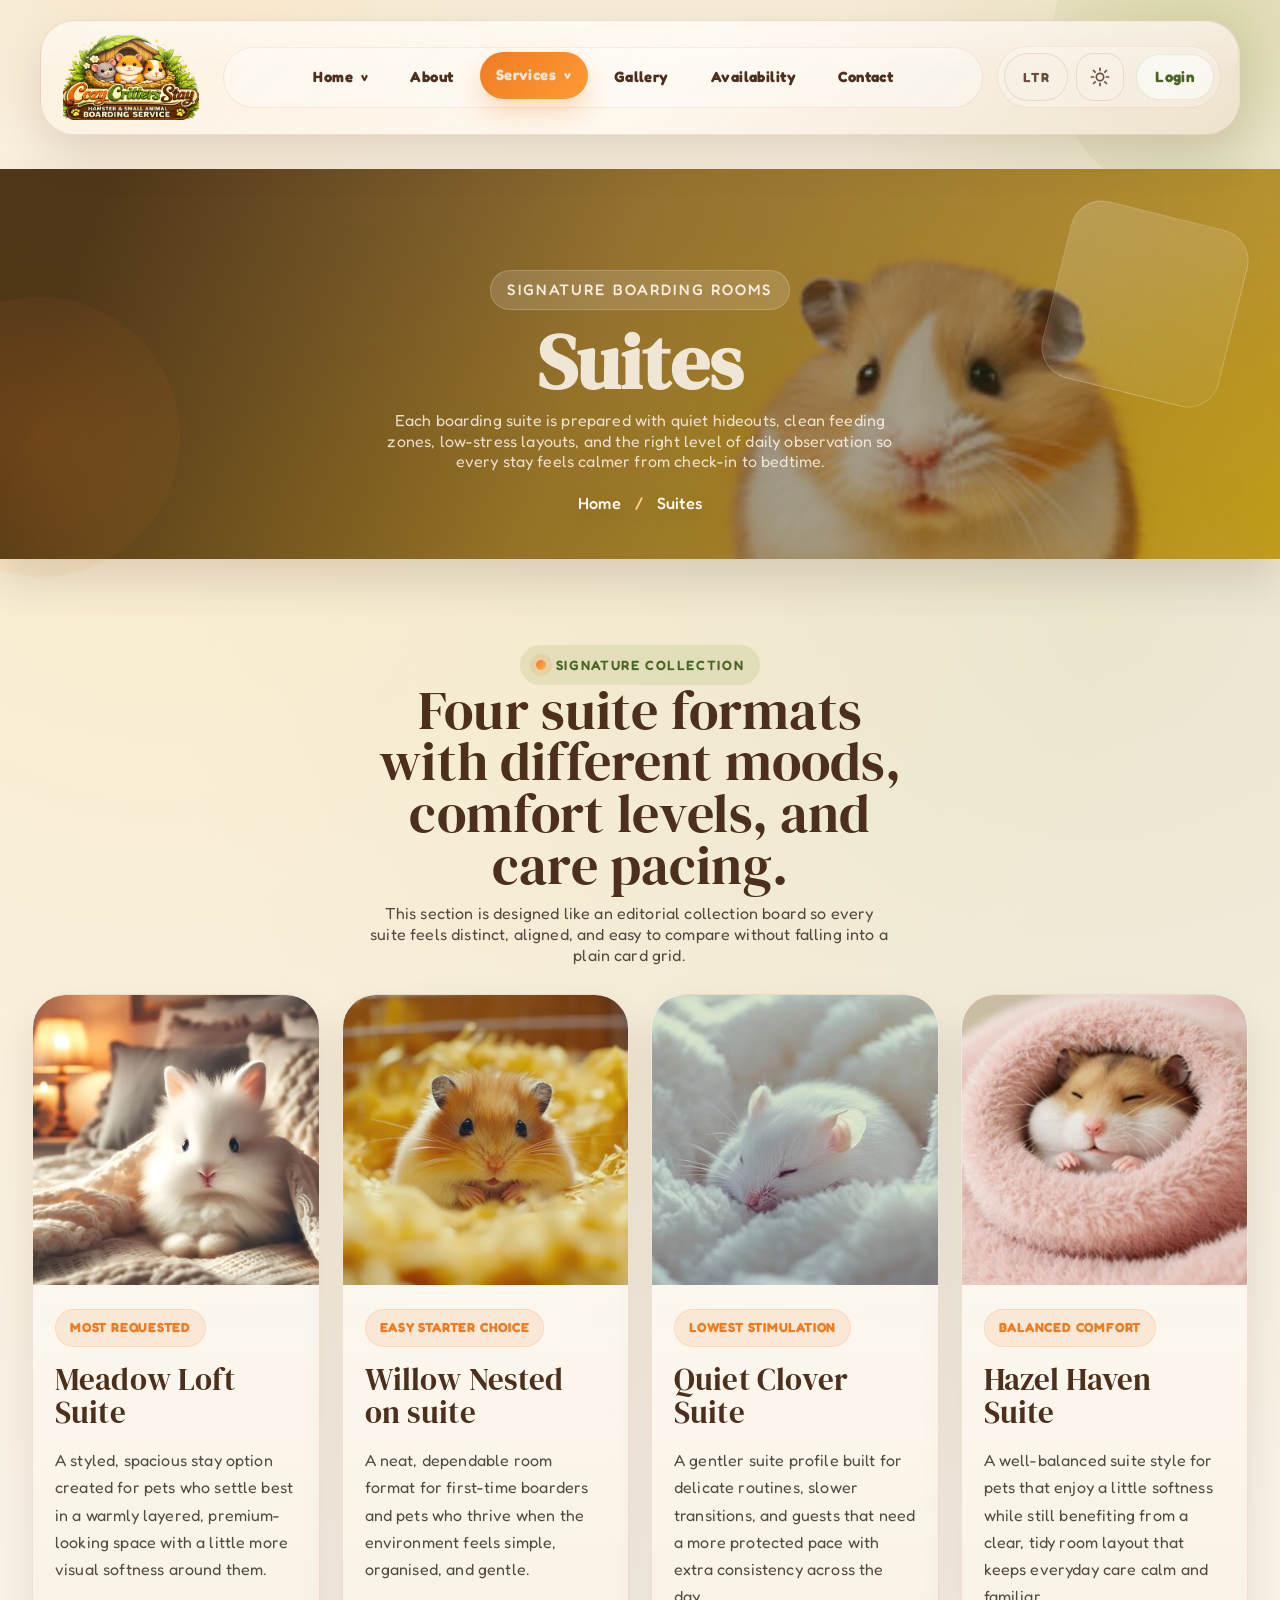
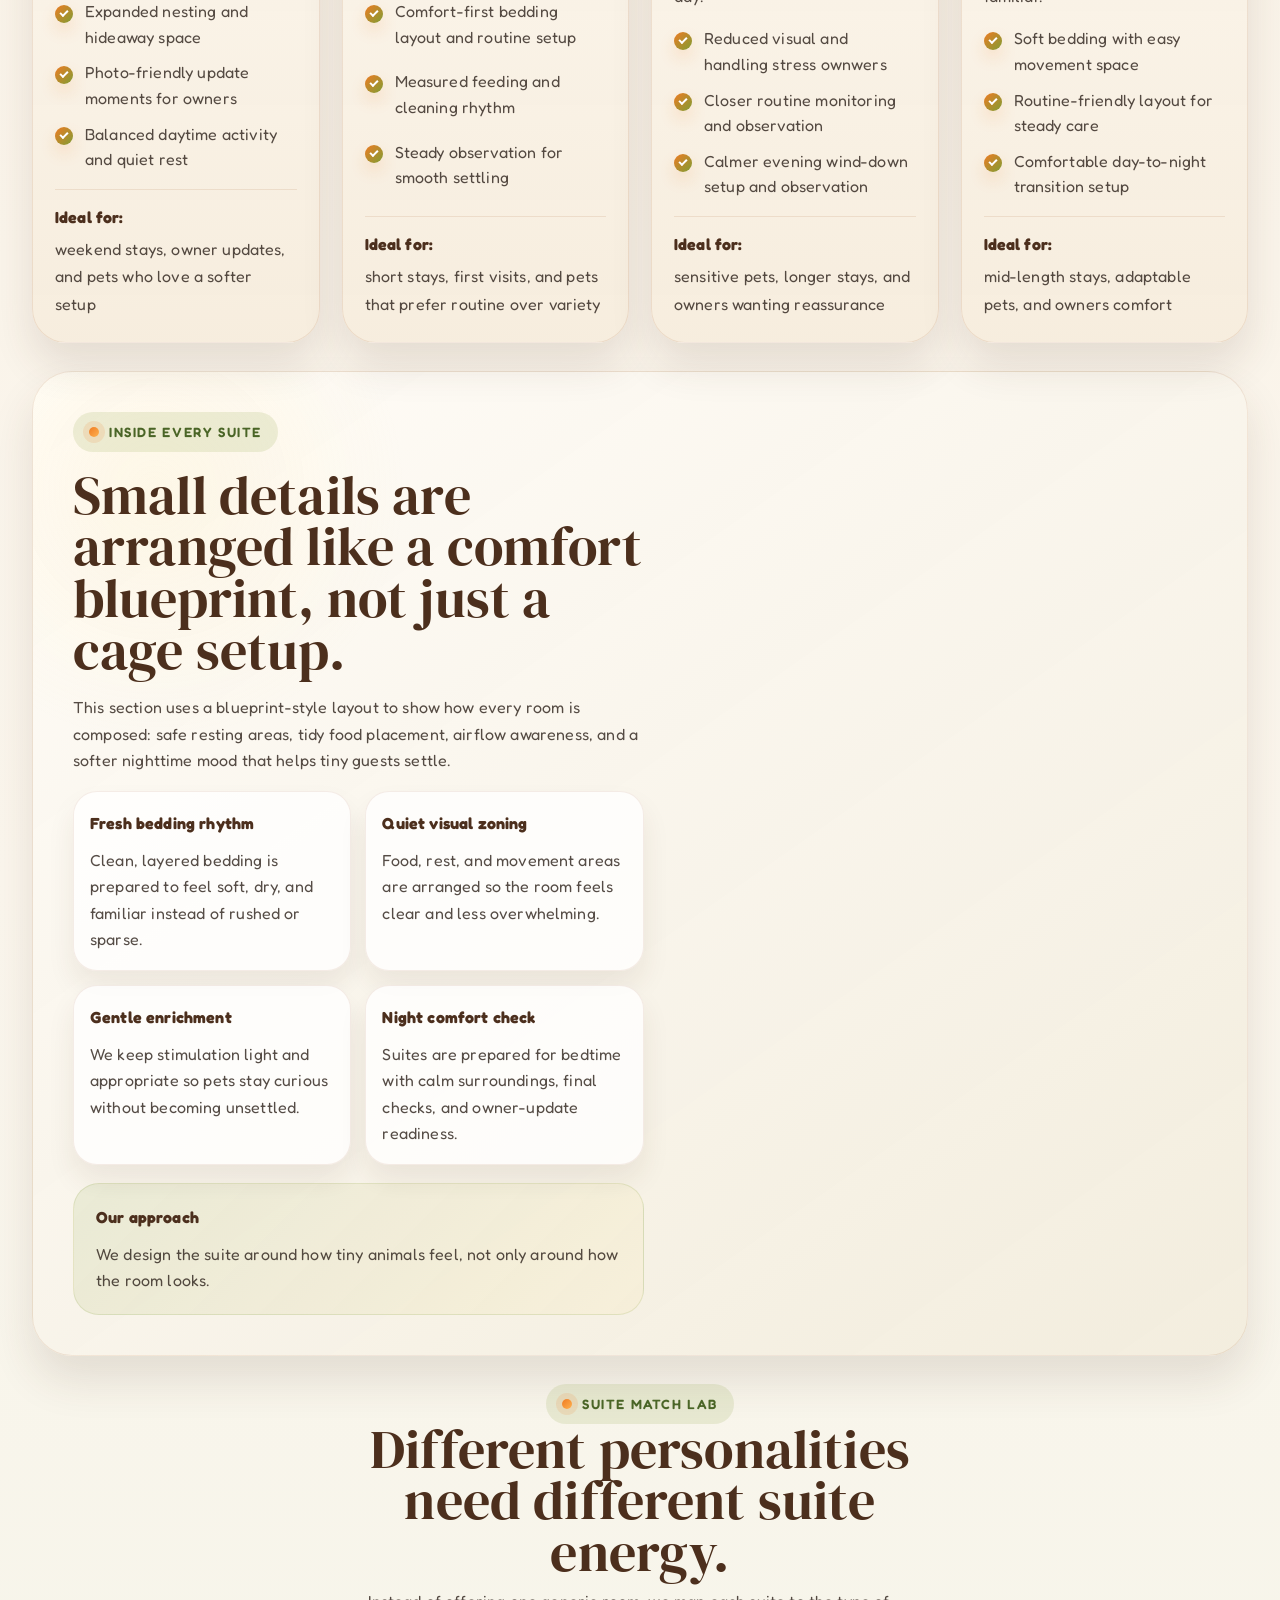
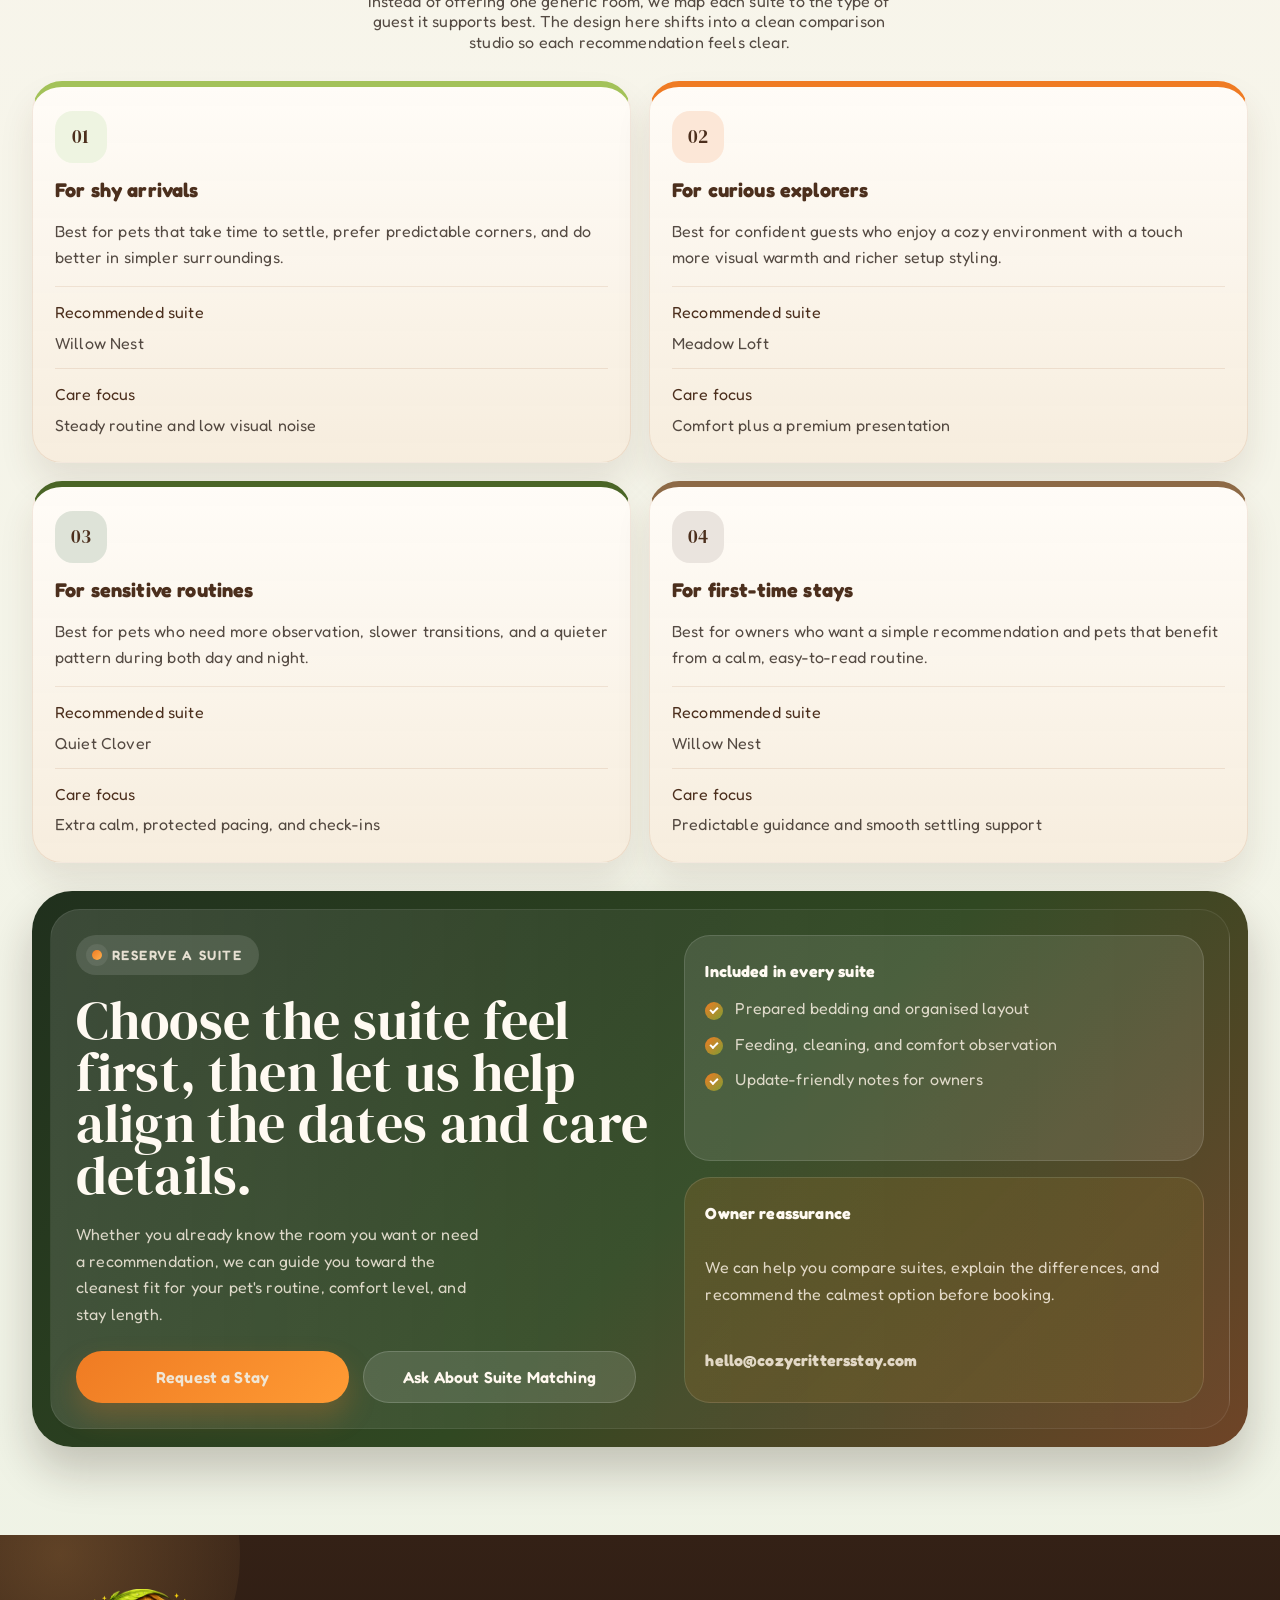
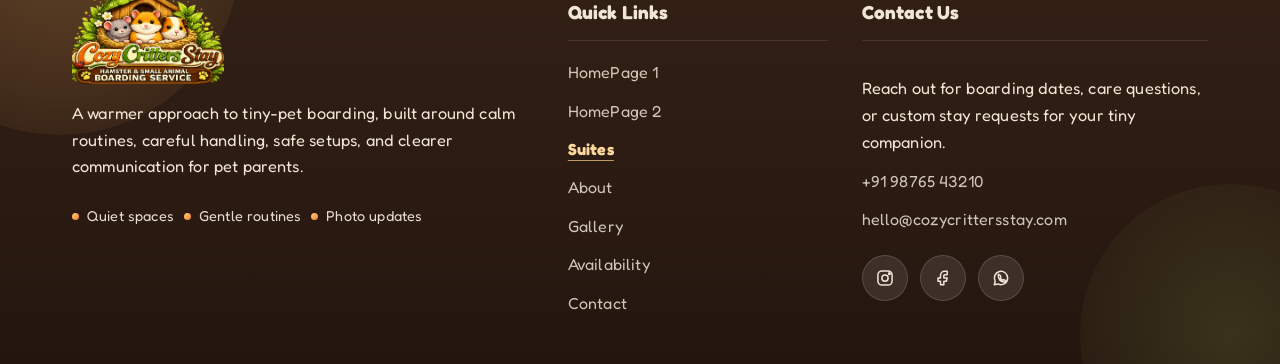
<file: suites.html>
﻿<!DOCTYPE html>
<html lang="en" dir="ltr">
<head>
  <meta charset="UTF-8">
  <meta name="viewport" content="width=device-width, initial-scale=1.0">
  <title>Cozy Critters Stay | Suites</title>
  <meta
    name="description"
    content="Explore signature boarding suites at Cozy Critters Stay with calm layouts, gentle care features, and tiny-pet comfort built into every stay."
  >
  <link rel="preconnect" href="https://fonts.googleapis.com">
  <link rel="preconnect" href="https://fonts.gstatic.com" crossorigin>
  <link
    href="https://fonts.googleapis.com/css2?family=Fredoka:wght@400;500;600;700&family=DM+Serif+Display:ital@0;1&display=swap"
    rel="stylesheet"
  >
  <script src="js/mode-bootstrap.js"></script>
  <link rel="stylesheet" href="css/style.css?v=20260508-rtl-green-lock">
  <link rel="icon" type="image/png" href="image/logo.png">
  <link rel="apple-touch-icon" href="image/logo.png">
</head>
<body class="suites-page">
  <header class="hero-shell suites-shell" id="suites-top">
    <nav class="navbar">
      <a class="brand" href="index.html" aria-label="Cozy Critters Stay home">
        <span class="brand-mark">
          <img src="image/logo.png" alt="Cozy Critters Stay logo">
        </span>
        <span class="brand-copy"></span>
      </a>

      <input type="checkbox" id="menu-toggle" class="menu-toggle">
      <label for="menu-toggle" class="menu-button" aria-label="Open navigation menu">
        <span></span>
        <span></span>
        <span></span>
      </label>

      <div class="nav-links">
        <div class="nav-main">
          <details class="nav-dropdown">
            <summary>Home</summary>
            <div class="dropdown-menu">
              <a href="index.html">HomePage 1</a>
              <a href="home-2.html">HomePage 2</a>
            </div>
          </details>

          <a href="about.html">About</a>
          <details class="nav-dropdown nav-dropdown--active">
            <summary>Services</summary>
            <div class="dropdown-menu">
              <a href="suites.html" class="active" aria-current="page">Suites</a>
              <a href="boarding-services.html#boarding-services">Boarding Services</a>
              <a href="daily-care.html">Daily Care</a>
              <a href="feeding-cleaning.html">Feeding &amp; Cleaning</a>
            </div>
          </details>
          <a href="gallery.html">Gallery</a>
          <a href="avalabilty.html">Availability</a>
          <a href="contact.html">Contact</a>
        </div>

        <div class="nav-tools">
          <div class="nav-preferences" aria-label="Display settings">
            <button class="nav-mode-button" type="button" data-mode-toggle="dir" aria-pressed="false">
              <span class="nav-mode-icon nav-mode-icon--default" aria-hidden="true">
                <svg viewBox="0 0 24 24" focusable="false">
                  <path d="M4 7h10"></path>
                  <path d="M4 12h7"></path>
                  <path d="M4 17h14"></path>
                  <path d="M17 5l3 2-3 2"></path>
                </svg>
              </span>
              <span class="nav-mode-icon nav-mode-icon--active" aria-hidden="true">
                <svg viewBox="0 0 24 24" focusable="false">
                  <path d="M10 6h10"></path>
                  <path d="M7 12h13"></path>
                  <path d="M13 18h7"></path>
                  <path d="M9 4L4 8l5 4"></path>
                </svg>
              </span>
              <span class="sr-only nav-mode-value">LTR</span>
            </button>
            <button class="nav-mode-button" type="button" data-mode-toggle="theme" aria-pressed="false">
              <span class="nav-mode-icon nav-mode-icon--default" aria-hidden="true">
                <svg viewBox="0 0 24 24" focusable="false">
                  <circle cx="12" cy="12" r="4"></circle>
                  <path d="M12 2.5v2.5"></path>
                  <path d="M12 19v2.5"></path>
                  <path d="M4.9 4.9l1.8 1.8"></path>
                  <path d="M17.3 17.3l1.8 1.8"></path>
                  <path d="M2.5 12H5"></path>
                  <path d="M19 12h2.5"></path>
                  <path d="M4.9 19.1l1.8-1.8"></path>
                  <path d="M17.3 6.7l1.8-1.8"></path>
                </svg>
              </span>
              <span class="nav-mode-icon nav-mode-icon--active" aria-hidden="true">
                <svg viewBox="0 0 24 24" focusable="false">
                  <path fill="currentColor" stroke="none" d="M18 15.2A7.2 7.2 0 0 1 8.8 6a7.9 7.9 0 1 0 9.2 9.2Z"></path>
                </svg>
              </span>
              <span class="sr-only nav-mode-value">Light</span>
            </button>
          </div>
          <div class="nav-cta">
            <a class="nav-pill nav-login" href="login.html">Login</a>
          </div>
        </div>
      </div>
    </nav>

    <section class="suites-page-banner" aria-label="Suites page banner">
      <div class="suites-page-banner__content" data-reveal="up">
        <span class="suites-page-banner__kicker">Signature Boarding Rooms</span>
        <h1>Suites</h1>
        <p>
          Each boarding suite is prepared with quiet hideouts, clean feeding zones, low-stress layouts,
          and the right level of daily observation so every stay feels calmer from check-in to bedtime.
        </p>

        <div class="suites-page-banner__crumbs" aria-label="Breadcrumb">
          <a href="index.html">Home</a>
          <span>/</span>
          <strong>Suites</strong>
        </div>
      </div>
    </section>
  </header>

  <main class="home-main suites-main">
    <section class="suite-collection section-shell" id="signature-suites">
      <div class="suite-page-heading suite-page-heading--split" data-reveal="up">
        <div>
          <span class="section-eyebrow">Signature Collection</span>
          <h2>Four suite formats with different moods, comfort levels, and care pacing.</h2>
          <p>
            This section is designed like an editorial collection board so every suite feels distinct,
            aligned, and easy to compare without falling into a plain card grid.
          </p>
        </div>

      </div>

      <div class="suite-collection-grid">
        <article class="suite-spotlight-card suite-spotlight-card--featured" data-reveal="up">
          <figure class="suite-spotlight-card__media">
            <img src="image/a9.jpg" alt="Premium cozy suite with a warm and carefully prepared setup">
          </figure>
          <div class="suite-spotlight-card__body">
            <span class="suite-spotlight-card__label">Most requested</span>
            <h3>Meadow Loft Suite</h3>
            <p>
              A styled, spacious stay option created for pets who settle best in a warmly layered,
              premium-looking space with a little more visual softness around them.
            </p>
            <ul class="suite-spotlight-card__list">
              <li>Expanded nesting and hideaway space</li>
              <li>Photo-friendly update moments for owners</li>
              <li>Balanced daytime activity and quiet rest </li>
            </ul>
            <div class="suite-spotlight-card__foot">
              <strong>Ideal for:</strong>
              <span>weekend stays, owner updates, and pets who love a softer setup</span>
            </div>
          </div>
        </article>

        <article class="suite-spotlight-card" data-reveal="up" style="--reveal-delay: 0.08s;">
          <figure class="suite-spotlight-card__media">
            <img src="image/c3.jpg" alt="Calm standard boarding suite for a tidy and structured stay">
          </figure>
          <div class="suite-spotlight-card__body">
            <span class="suite-spotlight-card__label">Easy starter choice</span>
            <h3>Willow Nested on suite</h3>
            <p>
              A neat, dependable room format for first-time boarders and pets who thrive when the environment
              feels simple, organised, and gentle.
            </p>
            <ul class="suite-spotlight-card__list">
              <li>Comfort-first bedding layout and routine setup</li>
              <li>Measured feeding and cleaning rhythm</li>
              <li>Steady observation for smooth settling</li>
            </ul>
            <div class="suite-spotlight-card__foot">
              <strong>Ideal for:</strong>
              <span>short stays, first visits, and pets that prefer routine over variety</span>
            </div>
          </div>
        </article>

        <article class="suite-spotlight-card" data-reveal="up" style="--reveal-delay: 0.16s;">
          <figure class="suite-spotlight-card__media">
            <img src="image/c2.jpg" alt="Quiet special care suite made for low-stimulation stays">
          </figure>
          <div class="suite-spotlight-card__body">
            <span class="suite-spotlight-card__label">Lowest stimulation</span>
            <h3>Quiet Clover Suite</h3>
            <p>
              A gentler suite profile built for delicate routines, slower transitions, and guests that
              need a more protected pace with extra consistency across the day.
            </p>
            <ul class="suite-spotlight-card__list">
              <li>Reduced visual and handling stress ownwers</li>
              <li>Closer routine monitoring and observation</li>
              <li>Calmer evening wind-down setup and observation</li>
            </ul>
            <div class="suite-spotlight-card__foot">
              <strong>Ideal for:</strong>
              <span>sensitive pets, longer stays, and owners wanting reassurance</span>
            </div>
          </div>
        </article>

        <article class="suite-spotlight-card" data-reveal="up" style="--reveal-delay: 0.24s;">
          <figure class="suite-spotlight-card__media">
            <img src="image/a15.jpg" alt="Balanced boarding suite with a cozy layout and organised comfort zones">
          </figure>
          <div class="suite-spotlight-card__body">
            <span class="suite-spotlight-card__label">Balanced comfort</span>
            <h3>Hazel Haven Suite</h3>
            <p>
              A well-balanced suite style for pets that enjoy a little softness while still benefiting from a
              clear, tidy room layout that keeps everyday care calm and familiar.
            </p>
            <ul class="suite-spotlight-card__list">
              <li>Soft bedding with easy movement space</li>
              <li>Routine-friendly layout for steady care</li>
              <li>Comfortable day-to-night transition setup</li>
            </ul>
            <div class="suite-spotlight-card__foot">
              <strong>Ideal for:</strong>
              <span>mid-length stays, adaptable pets, and owners comfort </span>
            </div>
          </div>
        </article>
      </div>
    </section>

    <section class="suite-blueprint section-shell" id="inside-every-suite">
      <div class="suite-blueprint__layout">
        <div class="suite-blueprint__panel" data-reveal="left">
          <span class="section-eyebrow">Inside Every Suite</span>
          <h2>Small details are arranged like a comfort blueprint, not just a cage setup.</h2>
          <p>
            This section uses a blueprint-style layout to show how every room is composed: safe resting areas,
            tidy food placement, airflow awareness, and a softer nighttime mood that helps tiny guests settle.
          </p>

          <div class="suite-blueprint__matrix">
            <article>
              <strong>Fresh bedding rhythm</strong>
              <p>Clean, layered bedding is prepared to feel soft, dry, and familiar instead of rushed or sparse.</p>
            </article>
            <article>
              <strong>Quiet visual zoning</strong>
              <p>Food, rest, and movement areas are arranged so the room feels clear and less overwhelming.</p>
            </article>
            <article>
              <strong>Gentle enrichment</strong>
              <p>We keep stimulation light and appropriate so pets stay curious without becoming unsettled.</p>
            </article>
            <article>
              <strong>Night comfort check</strong>
              <p>Suites are prepared for bedtime with calm surroundings, final checks, and owner-update readiness.</p>
            </article>
          </div>

          <div class="suite-blueprint__quote">
            <strong>Our approach</strong>
            <p>We design the suite around how tiny animals feel, not only around how the room looks.</p>
          </div>
        </div>

        <figure class="suite-blueprint__visual" data-reveal="right">
          <img src="image/c4.jpg" alt="Prepared suite showing bedding, hideaway, and organised feeding space">
          <span class="suite-blueprint__tag suite-blueprint__tag--top">Fresh nesting layer</span>
          <span class="suite-blueprint__tag suite-blueprint__tag--mid">Hideaway and rest pocket</span>
          <span class="suite-blueprint__tag suite-blueprint__tag--bottom">Measured feeding corner</span>
        </figure>
      </div>
    </section>

    <section class="suite-match-lab section-shell" id="suite-match">
      <div class="suite-page-heading suite-page-heading--split" data-reveal="up">
        <div>
          <span class="section-eyebrow">Suite Match Lab</span>
          <h2>Different personalities need different suite energy.</h2>
          <p>
            Instead of offering one generic room, we map each suite to the type of guest it supports best.
            The design here shifts into a clean comparison studio so each recommendation feels clear.
          </p>
        </div>
      </div>

      <div class="suite-match-lab__grid">
        <article class="suite-match-card suite-match-card--soft" data-reveal="up">
          <span class="suite-match-card__index">01</span>
          <h3>For shy arrivals</h3>
          <p>Best for pets that take time to settle, prefer predictable corners, and do better in simpler surroundings.</p>
          <dl>
            <div>
              <dt>Recommended suite</dt>
              <dd>Willow Nest</dd>
            </div>
            <div>
              <dt>Care focus</dt>
              <dd>Steady routine and low visual noise</dd>
            </div>
          </dl>
        </article>

        <article class="suite-match-card suite-match-card--warm" data-reveal="up" style="--reveal-delay: 0.08s;">
          <span class="suite-match-card__index">02</span>
          <h3>For curious explorers</h3>
          <p>Best for confident guests who enjoy a cozy environment with a touch more visual warmth and richer setup styling.</p>
          <dl>
            <div>
              <dt>Recommended suite</dt>
              <dd>Meadow Loft</dd>
            </div>
            <div>
              <dt>Care focus</dt>
              <dd>Comfort plus a premium presentation</dd>
            </div>
          </dl>
        </article>

        <article class="suite-match-card suite-match-card--calm" data-reveal="up" style="--reveal-delay: 0.16s;">
          <span class="suite-match-card__index">03</span>
          <h3>For sensitive routines</h3>
          <p>Best for pets who need more observation, slower transitions, and a quieter pattern during both day and night.</p>
          <dl>
            <div>
              <dt>Recommended suite</dt>
              <dd>Quiet Clover</dd>
            </div>
            <div>
              <dt>Care focus</dt>
              <dd>Extra calm, protected pacing, and check-ins</dd>
            </div>
          </dl>
        </article>

        <article class="suite-match-card suite-match-card--steady" data-reveal="up" style="--reveal-delay: 0.24s;">
          <span class="suite-match-card__index">04</span>
          <h3>For first-time stays</h3>
          <p>Best for owners who want a simple recommendation and pets that benefit from a calm, easy-to-read routine.</p>
          <dl>
            <div>
              <dt>Recommended suite</dt>
              <dd>Willow Nest</dd>
            </div>
            <div>
              <dt>Care focus</dt>
              <dd>Predictable guidance and smooth settling support</dd>
            </div>
          </dl>
        </article>
      </div>
    </section>

    <section class="suite-reserve section-shell" id="suite-reserve">
      <div class="suite-reserve__shell">
        <div class="suite-reserve__copy" data-reveal="right">
          <span class="section-eyebrow section-eyebrow--light">Reserve a Suite</span>
          <h2>Choose the suite feel first, then let us help align the dates and care details.</h2>
          <p>
            Whether you already know the room you want or need a recommendation, we can guide you toward the
            cleanest fit for your pet's routine, comfort level, and stay length.
          </p>

          <div class="suite-reserve__actions">
            <a class="button primary" href="avalabilty.html">Request a Stay</a>
            <a class="button secondary" href="contact.html">Ask About Suite Matching</a>
          </div>
        </div>

        <div class="suite-reserve__panels" data-reveal="left">
          <article class="suite-reserve__panel">
            <strong>Included in every suite</strong>
            <ul class="suite-reserve__list">
              <li>Prepared bedding and organised layout</li>
              <li>Feeding, cleaning, and comfort observation</li>
              <li>Update-friendly notes for owners</li>
            </ul>
          </article>

          <article class="suite-reserve__panel suite-reserve__panel--warm">
            <strong>Owner reassurance</strong>
            <p>We can help you compare suites, explain the differences, and recommend the calmest option before booking.</p>
            <a href="mailto:hello@cozycrittersstay.com">hello@cozycrittersstay.com</a>
          </article>
        </div>
      </div>
    </section>
  </main>

  <footer class="site-footer" id="contact">
    <div class="footer-shell">
      <div class="footer-branding" data-reveal="up">
        <a class="footer-brand-head" href="index.html" aria-label="Go to home">
          <img src="image/logo.png" alt="Cozy Critters Stay logo">
          
        </a>
        <p>
          A warmer approach to tiny-pet boarding, built around calm routines, careful handling,
          safe setups, and clearer communication for pet parents.
        </p>
        <div class="footer-badges" aria-label="Service highlights">
          <span>Quiet spaces</span>
          <span>Gentle routines</span>
          <span>Photo updates</span>
        </div>
      </div>

      <div class="footer-links footer-quick" data-reveal="up" style="--reveal-delay: 0.08s;">
        <h3>Quick Links</h3>
        <a href="index.html">HomePage 1</a>
        <a href="home-2.html">HomePage 2</a>
        <a href="suites.html" class="active" aria-current="page">Suites</a>
        <a href="about.html">About</a>
        <a href="gallery.html">Gallery</a>
        <a href="avalabilty.html">Availability</a>
        <a href="contact.html">Contact</a>
      </div>

      <div class="footer-links footer-contact" data-reveal="up" style="--reveal-delay: 0.16s;">
        <h3>Contact Us</h3>
        <p>Reach out for boarding dates, care questions, or custom stay requests for your tiny companion.</p>
        <a href="tel:+919876543210">+91 98765 43210</a>
        <a href="mailto:hello@cozycrittersstay.com">hello@cozycrittersstay.com</a>
        <div class="footer-socials" aria-label="Social media links">
          <a href="#" aria-label="Instagram">
            <svg viewBox="0 0 24 24" focusable="false" aria-hidden="true">
              <rect x="3.5" y="3.5" width="17" height="17" rx="5"></rect>
              <circle cx="12" cy="12" r="3.75"></circle>
              <circle cx="17.2" cy="6.8" r="1"></circle>
            </svg>
          </a>
          <a href="#" aria-label="Facebook">
            <svg viewBox="0 0 24 24" focusable="false" aria-hidden="true">
              <path d="M14 8h3V4h-3c-2.8 0-5 2.2-5 5v3H6v4h3v4h4v-4h3.1l.9-4H13V9c0-.6.4-1 1-1Z"></path>
            </svg>
          </a>
          <a href="#" aria-label="WhatsApp">
            <svg viewBox="0 0 24 24" focusable="false" aria-hidden="true">
              <path d="M20 12a8 8 0 0 1-11.7 7.1L4 20l1-4.1A8 8 0 1 1 20 12Z"></path>
              <path d="M9.2 8.8c.2-.5.4-.5.7-.5h.6c.2 0 .4.1.5.4l.8 1.9c.1.2.1.4 0 .6l-.4.7c-.1.2-.1.4 0 .6.3.6 1 1.5 2.1 2 .2.1.4.1.6 0l.7-.4c.2-.1.4-.1.6 0l1.8.8c.3.1.4.3.4.5v.6c0 .3 0 .5-.4.7-.4.2-1 .3-1.7.1A8 8 0 0 1 8.8 9.2c-.2-.7-.1-1.3.1-1.7Z"></path>
            </svg>
          </a>
        </div>
      </div>
    </div>
  </footer>

  <script src="js/header-modes.js?v=20260508-responsive-lock"></script>
</body>
</html>
</file>
